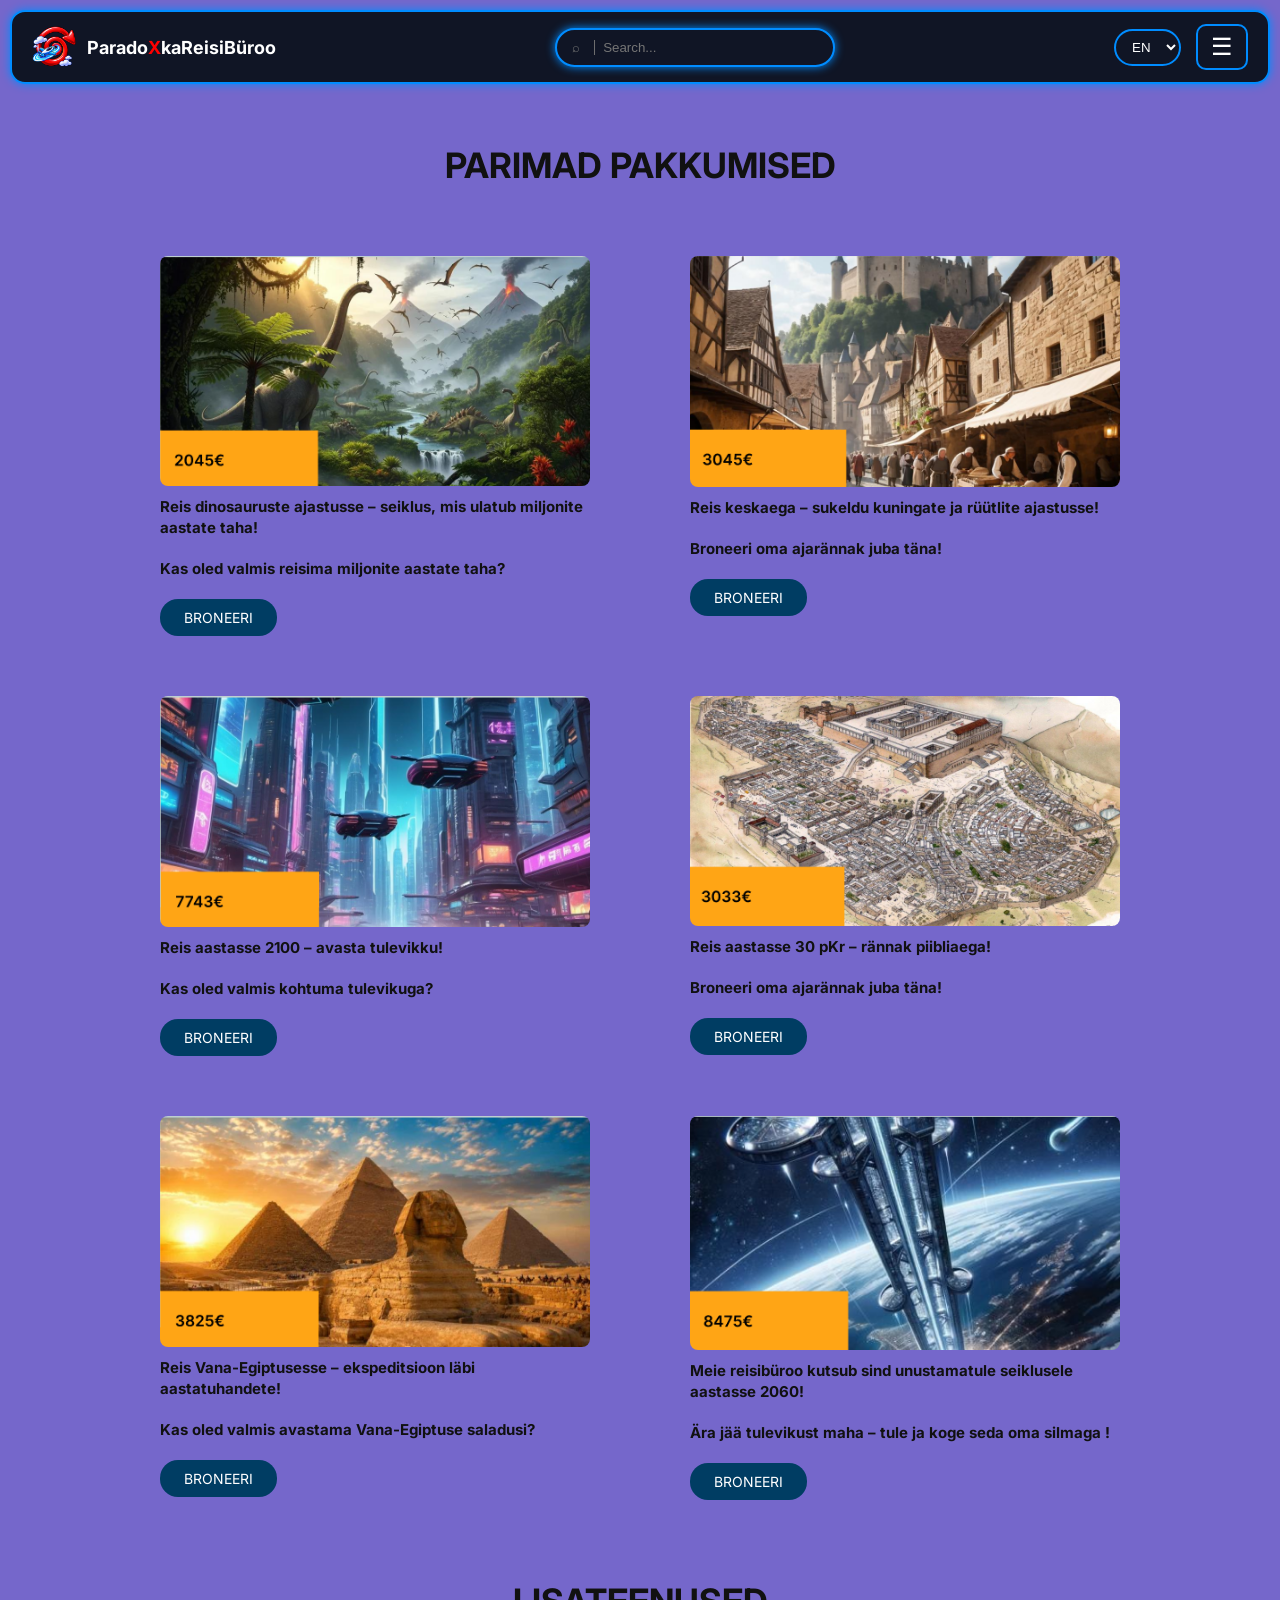
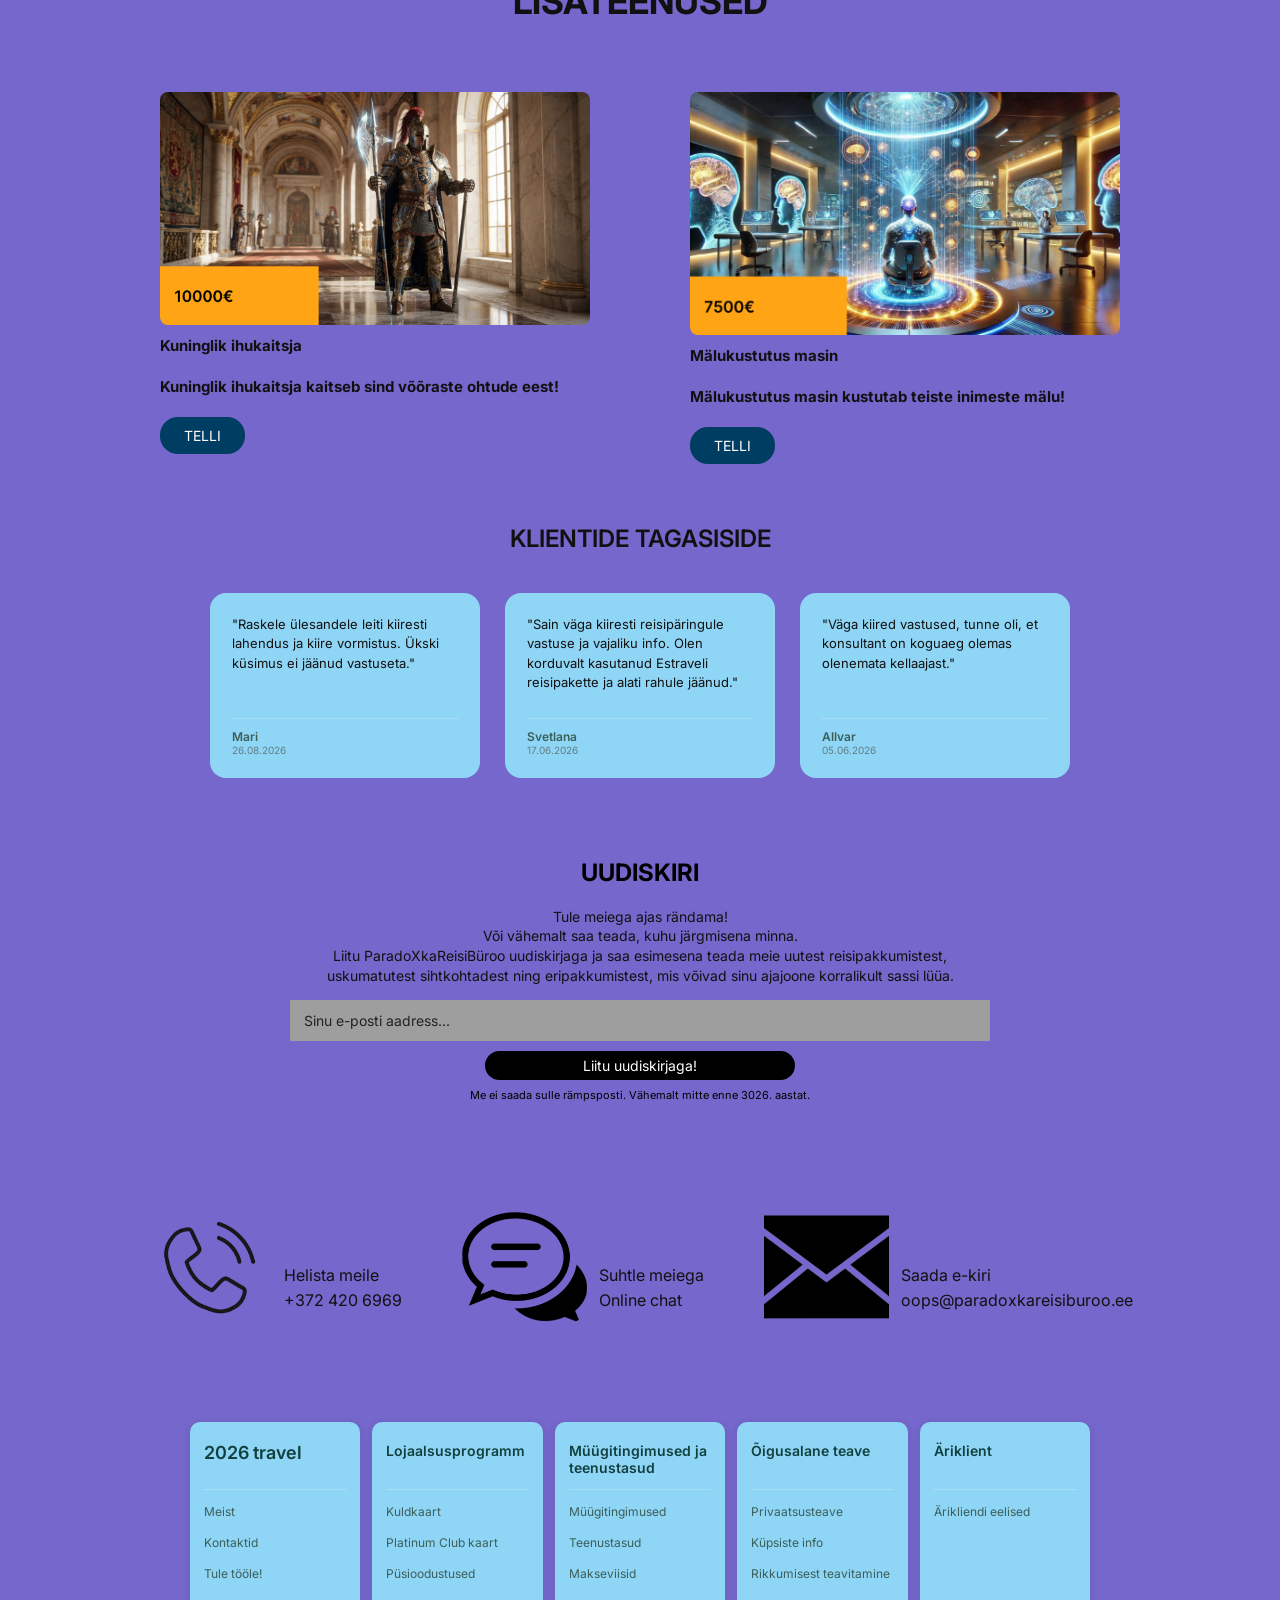
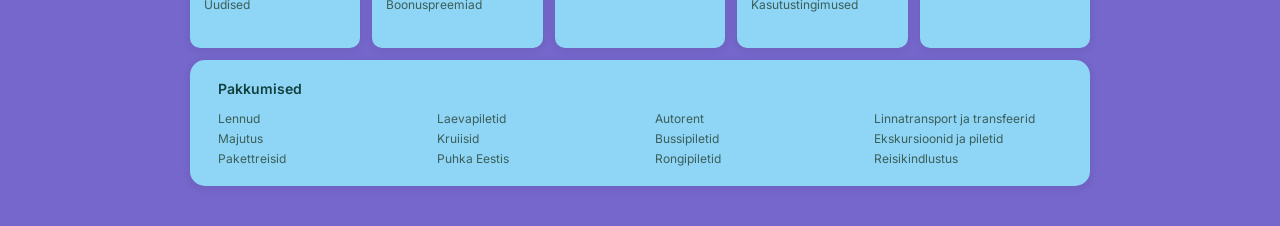
<file: index.html>
<!DOCTYPE html>
<html lang="et">
<head>
  <meta charset="UTF-8">
  <meta name="viewport" content="width=device-width, initial-scale=1.0">
  <title>ParadoXkaReisiBüroo</title>
  <link rel="preconnect" href="https://fonts.googleapis.com">
  <link href="https://fonts.googleapis.com/css2?family=Inter:wght@400;500;600&display=swap" rel="stylesheet">
  <link rel="stylesheet" href="front.css">
</head>
<body>
  <nav class="navbar">

    <div class="logo">
      <img src="IMG/logo.png" alt="Logo">
      <h3>Parado</h3>
      <h3 class="X">X</h3>
      <h3>kaReisiBüroo</h3>
    </div>

    <div class="search">
      <input type="text" id="search-input" placeholder="⌕   │ Search...">
    </div>

    <div class="parem">
      <select class="keelenupp">
        <option value="en">EN</option>
        <option value="et">ET</option>
      </select>

      <button class="menu" id="menu-button">☰</button>
    </div>

    <div class="menu-list" id="menu-list">
      <a href="#pakkumised">Pakkumised</a>
      <a href="#lisateenused">Lisateenused</a>
      <a href="#tagasiside">Tagasiside</a>
      <a href="#uudiskiri">Uudiskiri</a>
      <a href="terms.html">Kasutustingimused</a>
    </div>

  </nav>

  <section class="offers" id="pakkumised">
    <h2 class="offers-title">PARIMAD PAKKUMISED</h2>
    <div class="offers-grid" id="offers-grid"></div>
  </section>

  <section class="offers" id="lisateenused">
    <h2 class="offers-title">LISATEENUSED</h2>
    <div class="offers-grid" id="services-grid"></div>
  </section>

  <section class="feedback" id="tagasiside">
    <h2 class="feedback-title">KLIENTIDE TAGASISIDE</h2>
    <div class="feedback-grid" id="feedback-grid"></div>
  </section>

  <section class="newsletter" id="uudiskiri">
    <h2 class="newsletter-title">UUDISKIRI</h2>
    <p class="newsletter-text">
      Tule meiega ajas rändama!<br>
      Või vähemalt saa teada, kuhu järgmisena minna.<br>
      Liitu ParadoXkaReisiBüroo uudiskirjaga ja saa esimesena teada meie uutest reisipakkumistest, uskumatutest sihtkohtadest ning eripakkumistest, mis võivad sinu ajajoone korralikult sassi lüüa.
    </p>
    <input class="newsletter-input" id="email-input" type="email" placeholder="Sinu e-posti aadress...">
    <button class="newsletter-button" id="newsletter-button">Liitu uudiskirjaga!</button>
    <p class="newsletter-note">Me ei saada sulle rämpsposti. Vähemalt mitte enne 3026. aastat.</p>
  </section>

  <div class="contact-options">
    <div class="contact-item">
        <img src="IMG/phone.png" alt="">
        <div class="contact-details">
            <p>Helista meile</p>
            <p>+372 420 6969</p>
        </div>
    </div>
    <div class="contact-item">
        <img src="IMG/chat.png" alt="">
        <div class="contact-details">
            <p>Suhtle meiega</p>
            <p>Online chat</p>
        </div>
    </div>
    <div class="contact-item">
        <img src="IMG/mail.png" alt="">
        <div class="contact-details">
            <p>Saada e-kiri</p>
            <p>oops@paradoxkareisiburoo.ee</p>
        </div>
    </div>
  </div>

  <footer class="footer">
    <div class="footer-top">
      <div class="footer-box">
        <h3 class="footer-title footer-title-big">2026 travel</h3>
        <a href="#">Meist</a>
        <a href="#">Kontaktid</a>
        <a href="#">Tule tööle!</a>
        <a href="#">Uudised</a>
      </div>

      <div class="footer-box">
        <h3 class="footer-title">Lojaalsusprogramm</h3>
        <a href="#">Kuldkaart</a>
        <a href="#">Platinum Club kaart</a>
        <a href="#">Püsioodustused</a>
        <a href="#">Boonuspreemiad</a>
      </div>

      <div class="footer-box">
        <h3 class="footer-title">Müügitingimused ja teenustasud</h3>
        <a href="#">Müügitingimused</a>
        <a href="#">Teenustasud</a>
        <a href="#">Makseviisid</a>
      </div>

      <div class="footer-box">
        <h3 class="footer-title">Õigusalane teave</h3>
        <a href="#">Privaatsusteave</a>
        <a href="#">Küpsiste info</a>
        <a href="#">Rikkumisest teavitamine</a>
        <a href="terms.html">Kasutustingimused</a>
      </div>

      <div class="footer-box">
        <h3 class="footer-title">Äriklient</h3>
        <a href="#">Ärikliendi eelised</a>
      </div>
    </div>

    <div class="pakkumised">
      <h2>Pakkumised</h2>

      <div class="pakkumised-grid">
        <div class="footer-column">
          <a href="#">Lennud</a>
          <a href="#">Majutus</a>
          <a href="#">Pakettreisid</a>
        </div>

        <div class="footer-column">
          <a href="#">Laevapiletid</a>
          <a href="#">Kruiisid</a>
          <a href="#">Puhka Eestis</a>
        </div>

        <div class="footer-column">
          <a href="#">Autorent</a>
          <a href="#">Bussipiletid</a>
          <a href="#">Rongipiletid</a>
        </div>

        <div class="footer-column">
          <a href="#">Linnatransport ja transfeerid</a>
          <a href="#">Ekskursioonid ja piletid</a>
          <a href="#">Reisikindlustus</a>
        </div>
      </div>
    </div>
  </footer>

  <iframe class="service-popup-frame" id="service-popup-frame" src="lisateenus-lisatud.html" title="Lisateenus lisatud" hidden></iframe>

  <script src="script.js"></script>
</body>
</html>
</file>
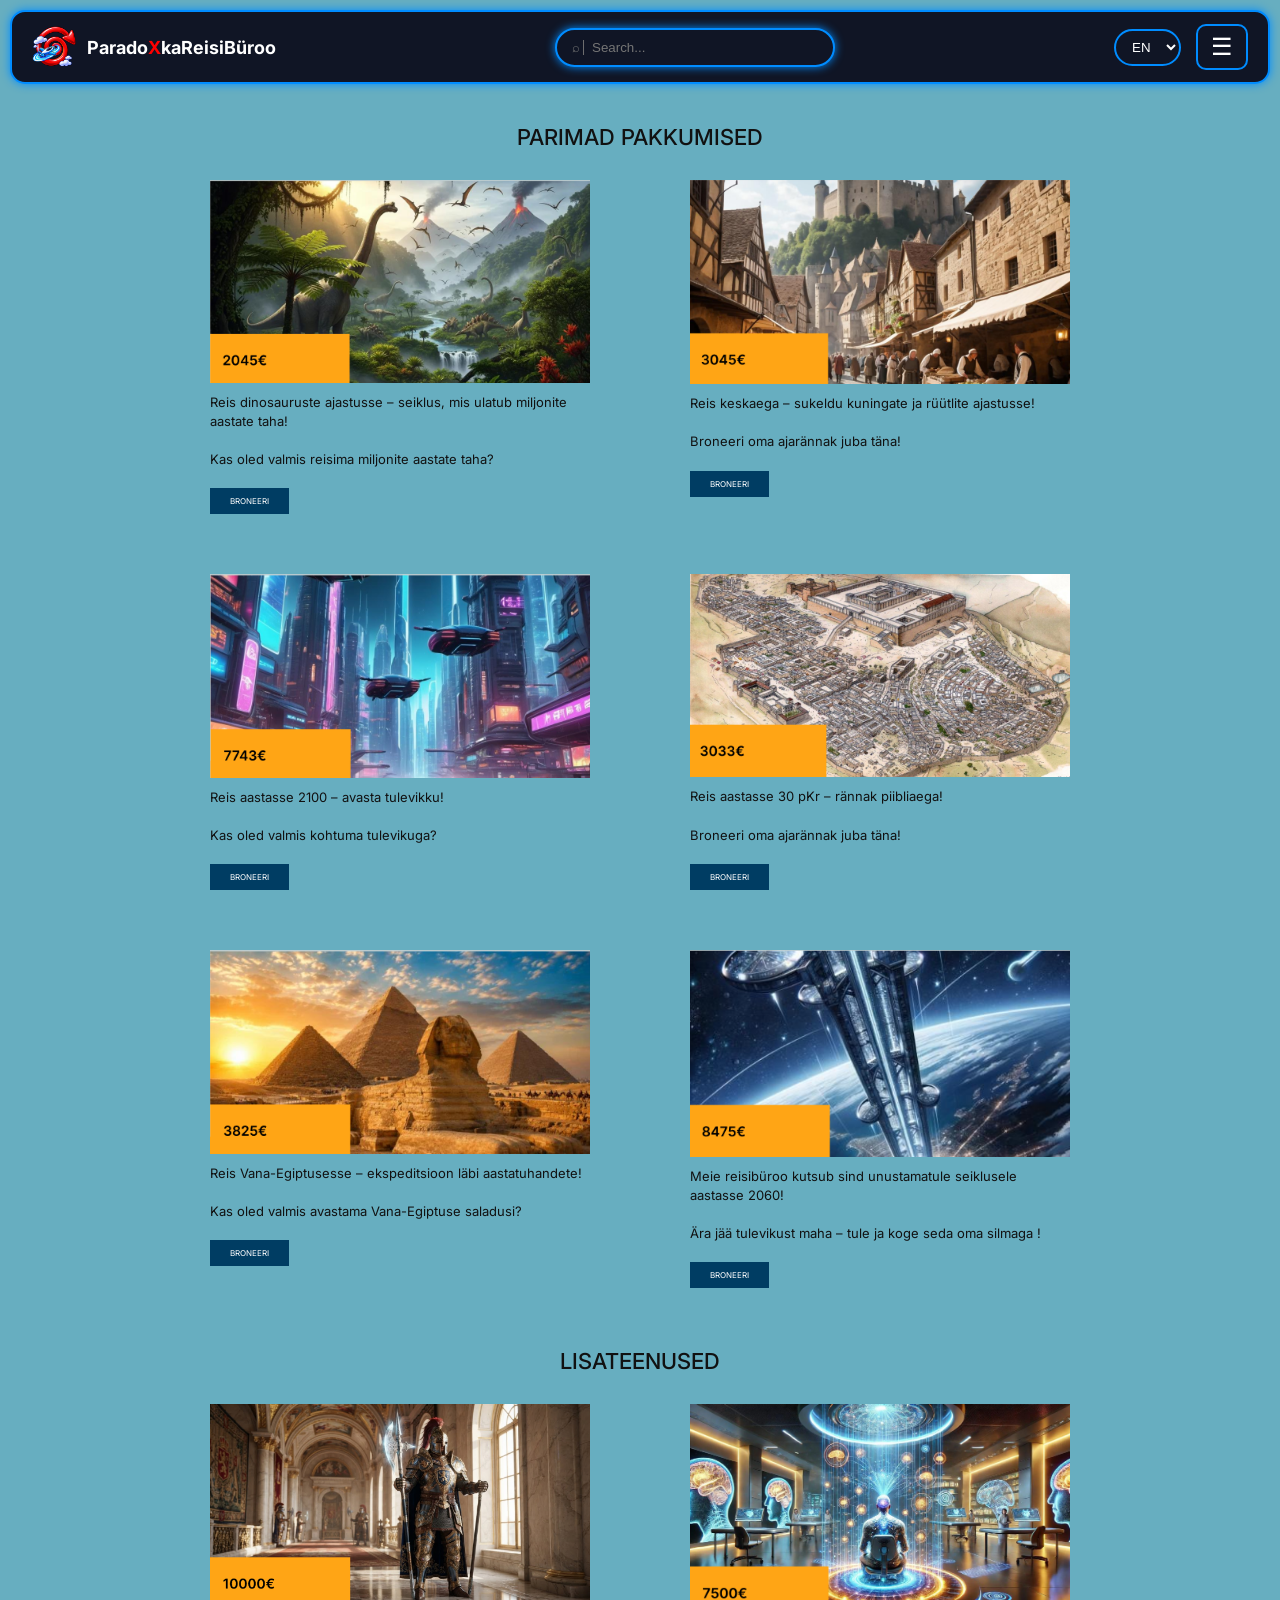
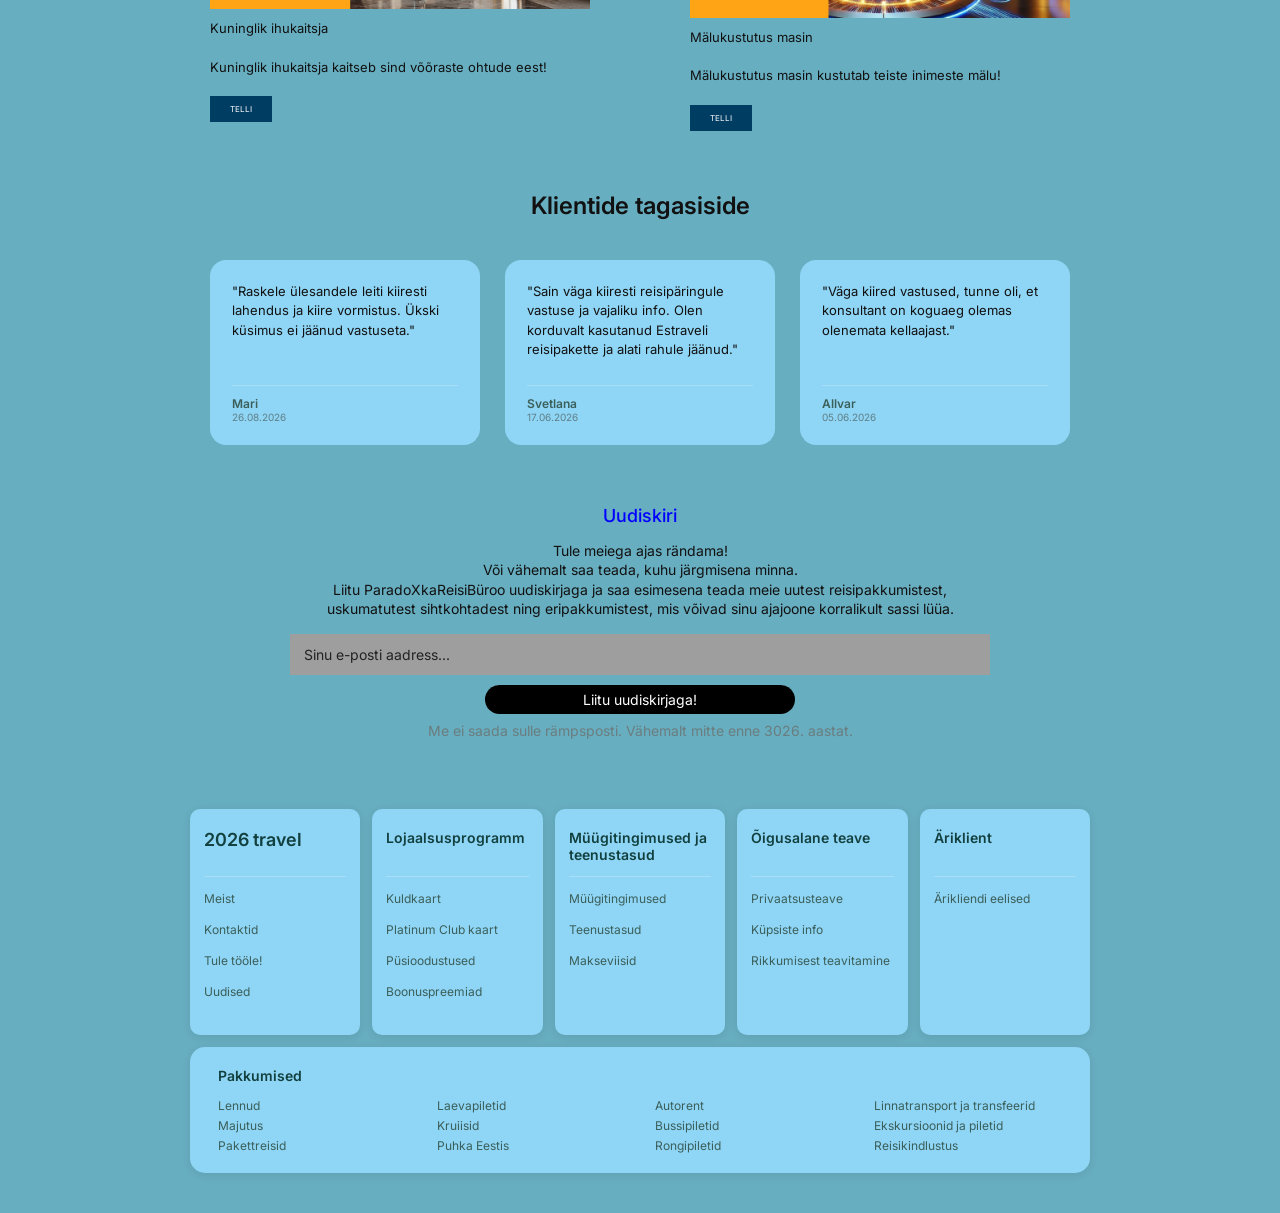
<file: front page.html>
<!DOCTYPE html>
<html lang="et">
<head>
  <meta charset="UTF-8">
  <meta name="viewport" content="width=device-width, initial-scale=1.0">
  <title>ParadoXkaReisiBüroo</title>
  <link rel="preconnect" href="https://fonts.googleapis.com">
  <link href="https://fonts.googleapis.com/css2?family=Inter:wght@400;500;600&display=swap" rel="stylesheet">
  <link rel="stylesheet" href="style.css">
</head>
<body>
  <nav class="navbar">

    <div class="logo">
      <img src="IMG/logo.png" alt="Logo">
      <h3>Parado</h3>
      <h3 class="X">X</h3>
      <h3>kaReisiBüroo</h3>
    </div>

    <div class="search">
      <input type="text" id="search-input" placeholder="⌕│ Search...">
    </div>

    <div class="parem">
      <select class="keelenupp">
        <option value="en">EN</option>
        <option value="et">ET</option>
      </select>

      <button class="menu" id="menu-button">☰</button>
    </div>

    <div class="menu-list" id="menu-list">
      <a href="#pakkumised">Pakkumised</a>
      <a href="#lisateenused">Lisateenused</a>
      <a href="#tagasiside">Tagasiside</a>
      <a href="#uudiskiri">Uudiskiri</a>
    </div>

  </nav>

  <section class="offers" id="pakkumised">
    <h2 class="offers-title">PARIMAD PAKKUMISED</h2>
    <div class="offers-grid" id="offers-grid"></div>
  </section>

  <section class="offers" id="lisateenused">
    <h2 class="offers-title">LISATEENUSED</h2>
    <div class="offers-grid" id="services-grid"></div>
  </section>

  <section class="feedback" id="tagasiside">
    <h2 class="feedback-title">Klientide tagasiside</h2>
    <div class="feedback-grid" id="feedback-grid"></div>
  </section>

  <section class="newsletter" id="uudiskiri">
    <h2 class="newsletter-title">Uudiskiri</h2>
    <p class="newsletter-text">
      Tule meiega ajas rändama!<br>
      Või vähemalt saa teada, kuhu järgmisena minna.<br>
      Liitu ParadoXkaReisiBüroo uudiskirjaga ja saa esimesena teada meie uutest reisipakkumistest, uskumatutest sihtkohtadest ning eripakkumistest, mis võivad sinu ajajoone korralikult sassi lüüa.
    </p>
    <input class="newsletter-input" id="email-input" type="email" placeholder="Sinu e-posti aadress...">
    <button class="newsletter-button" id="newsletter-button">Liitu uudiskirjaga!</button>
    <p class="newsletter-note">Me ei saada sulle rämpsposti. Vähemalt mitte enne 3026. aastat.</p>
  </section>

  <footer class="footer">
    <div class="footer-top">
      <div class="footer-box">
        <h3 class="footer-title footer-title-big">2026 travel</h3>
        <a href="#">Meist</a>
        <a href="#">Kontaktid</a>
        <a href="#">Tule tööle!</a>
        <a href="#">Uudised</a>
      </div>

      <div class="footer-box">
        <h3 class="footer-title">Lojaalsusprogramm</h3>
        <a href="#">Kuldkaart</a>
        <a href="#">Platinum Club kaart</a>
        <a href="#">Püsioodustused</a>
        <a href="#">Boonuspreemiad</a>
      </div>

      <div class="footer-box">
        <h3 class="footer-title">Müügitingimused ja teenustasud</h3>
        <a href="#">Müügitingimused</a>
        <a href="#">Teenustasud</a>
        <a href="#">Makseviisid</a>
      </div>

      <div class="footer-box">
        <h3 class="footer-title">Õigusalane teave</h3>
        <a href="#">Privaatsusteave</a>
        <a href="#">Küpsiste info</a>
        <a href="#">Rikkumisest teavitamine</a>
      </div>

      <div class="footer-box">
        <h3 class="footer-title">Äriklient</h3>
        <a href="#">Ärikliendi eelised</a>
      </div>
    </div>

    <div class="pakkumised">
      <h2>Pakkumised</h2>

      <div class="pakkumised-grid">
        <div class="footer-column">
          <a href="#">Lennud</a>
          <a href="#">Majutus</a>
          <a href="#">Pakettreisid</a>
        </div>

        <div class="footer-column">
          <a href="#">Laevapiletid</a>
          <a href="#">Kruiisid</a>
          <a href="#">Puhka Eestis</a>
        </div>

        <div class="footer-column">
          <a href="#">Autorent</a>
          <a href="#">Bussipiletid</a>
          <a href="#">Rongipiletid</a>
        </div>

        <div class="footer-column">
          <a href="#">Linnatransport ja transfeerid</a>
          <a href="#">Ekskursioonid ja piletid</a>
          <a href="#">Reisikindlustus</a>
        </div>
      </div>
    </div>
  </footer>

  <script src="script.js"></script>
</body>
</html>
</file>
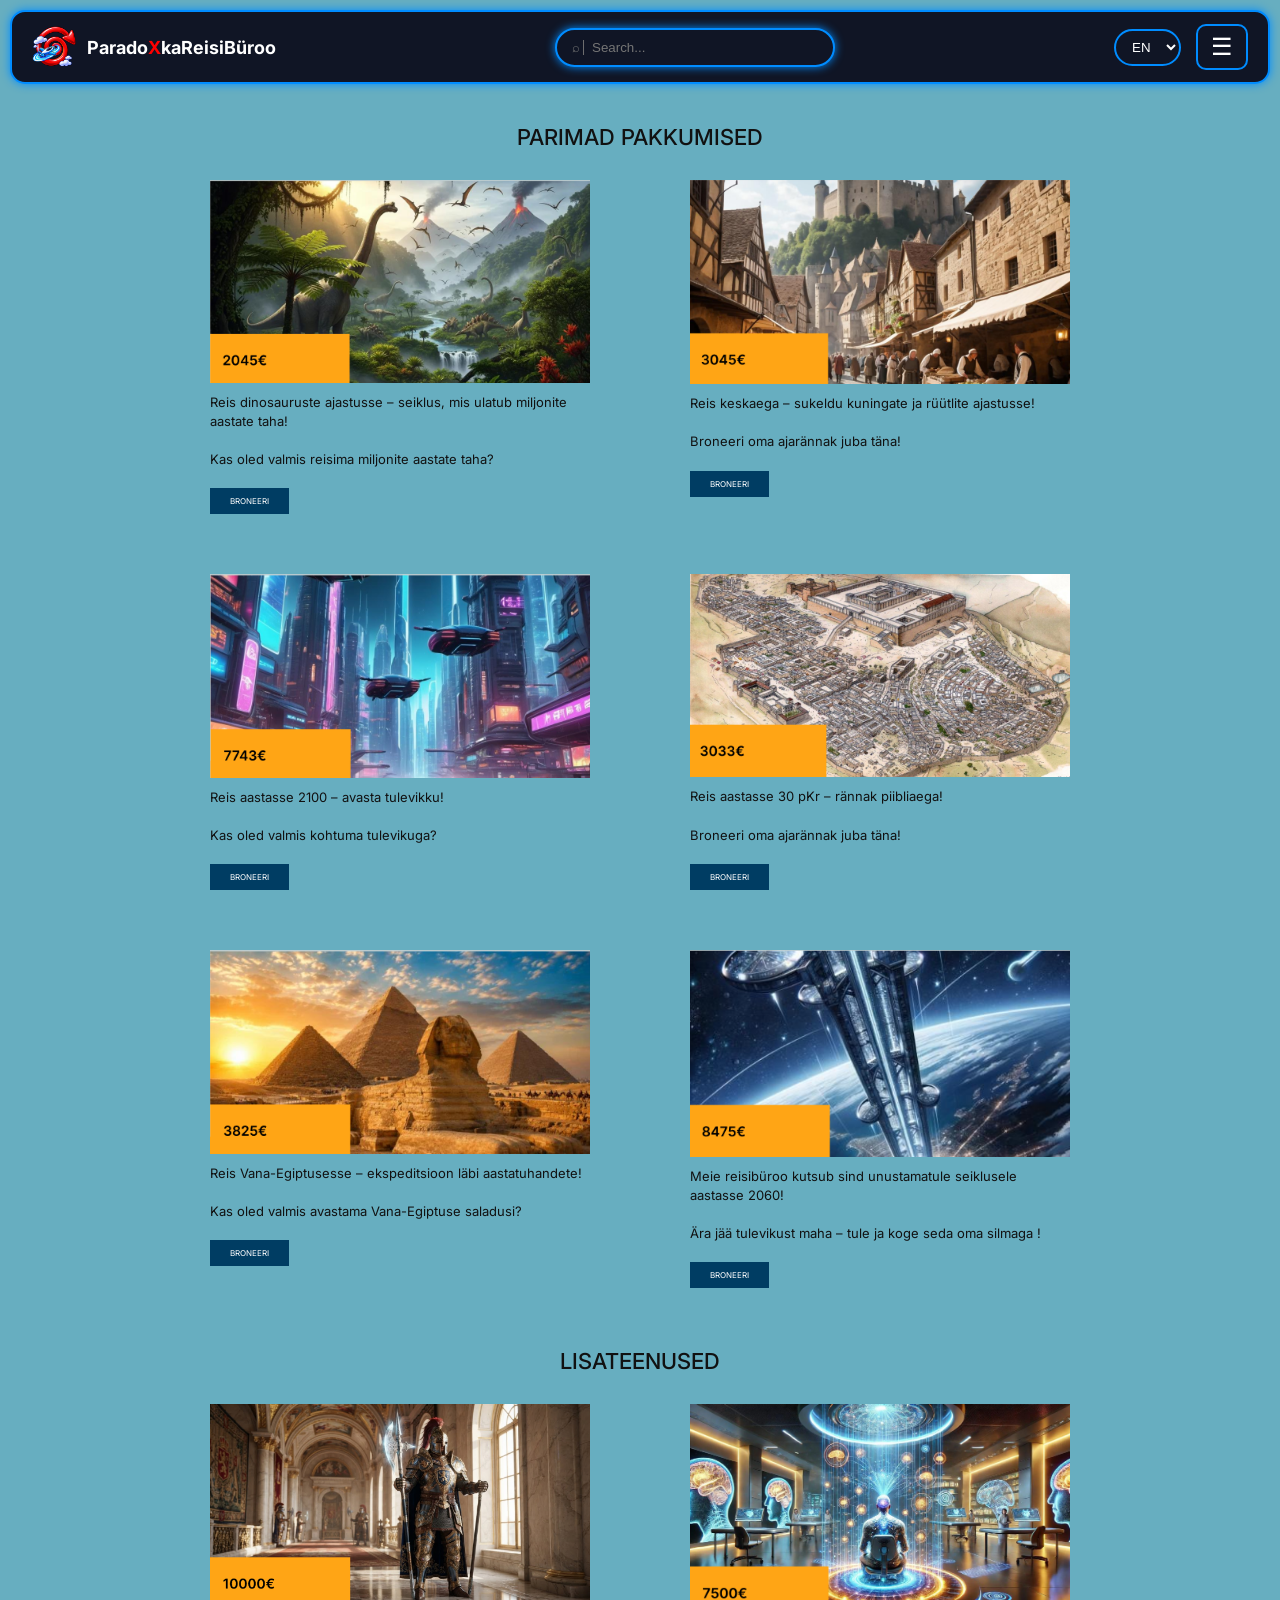
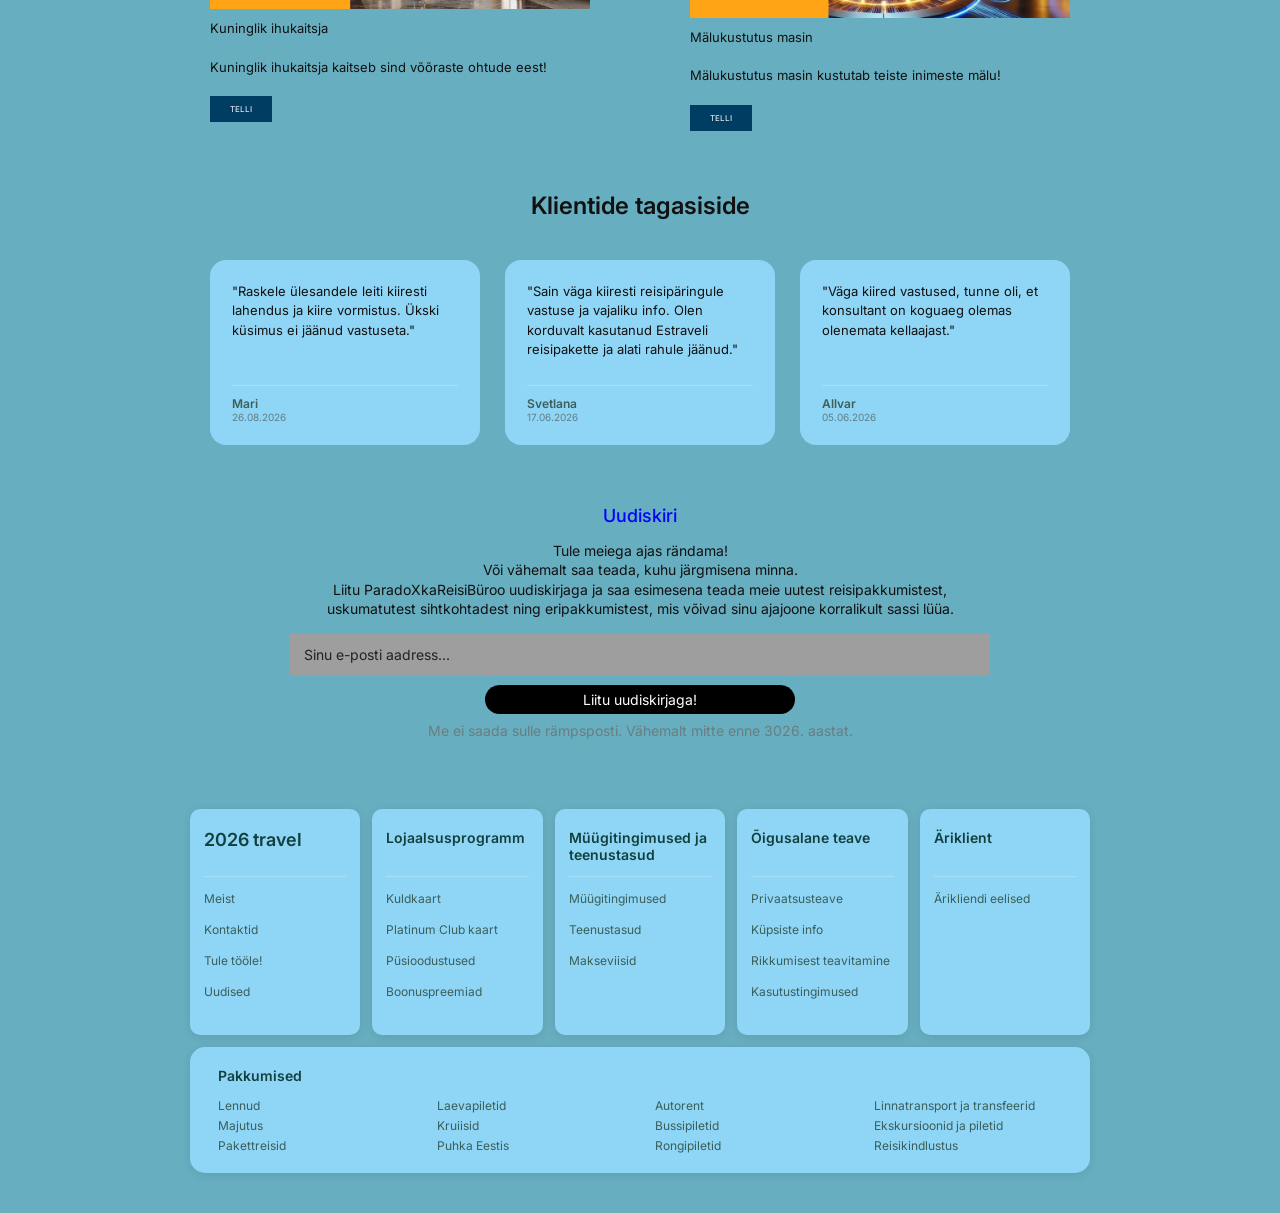
<file: front-page.html>
<!DOCTYPE html>
<html lang="et">
<head>
  <meta charset="UTF-8">
  <meta name="viewport" content="width=device-width, initial-scale=1.0">
  <title>ParadoXkaReisiBüroo</title>
  <link rel="preconnect" href="https://fonts.googleapis.com">
  <link href="https://fonts.googleapis.com/css2?family=Inter:wght@400;500;600&display=swap" rel="stylesheet">
  <link rel="stylesheet" href="style.css">
</head>
<body>
  <nav class="navbar">

    <div class="logo">
      <img src="IMG/logo.png" alt="Logo">
      <h3>Parado</h3>
      <h3 class="X">X</h3>
      <h3>kaReisiBüroo</h3>
    </div>

    <div class="search">
      <input type="text" id="search-input" placeholder="⌕│ Search...">
    </div>

    <div class="parem">
      <select class="keelenupp">
        <option value="en">EN</option>
        <option value="et">ET</option>
      </select>

      <button class="menu" id="menu-button">☰</button>
    </div>

    <div class="menu-list" id="menu-list">
      <a href="#pakkumised">Pakkumised</a>
      <a href="#lisateenused">Lisateenused</a>
      <a href="#tagasiside">Tagasiside</a>
      <a href="#uudiskiri">Uudiskiri</a>
      <a href="terms.html">Kasutustingimused</a>
    </div>

  </nav>

  <section class="offers" id="pakkumised">
    <h2 class="offers-title">PARIMAD PAKKUMISED</h2>
    <div class="offers-grid" id="offers-grid"></div>
  </section>

  <section class="offers" id="lisateenused">
    <h2 class="offers-title">LISATEENUSED</h2>
    <div class="offers-grid" id="services-grid"></div>
  </section>

  <section class="feedback" id="tagasiside">
    <h2 class="feedback-title">Klientide tagasiside</h2>
    <div class="feedback-grid" id="feedback-grid"></div>
  </section>

  <section class="newsletter" id="uudiskiri">
    <h2 class="newsletter-title">Uudiskiri</h2>
    <p class="newsletter-text">
      Tule meiega ajas rändama!<br>
      Või vähemalt saa teada, kuhu järgmisena minna.<br>
      Liitu ParadoXkaReisiBüroo uudiskirjaga ja saa esimesena teada meie uutest reisipakkumistest, uskumatutest sihtkohtadest ning eripakkumistest, mis võivad sinu ajajoone korralikult sassi lüüa.
    </p>
    <input class="newsletter-input" id="email-input" type="email" placeholder="Sinu e-posti aadress...">
    <button class="newsletter-button" id="newsletter-button">Liitu uudiskirjaga!</button>
    <p class="newsletter-note">Me ei saada sulle rämpsposti. Vähemalt mitte enne 3026. aastat.</p>
  </section>

  <footer class="footer">
    <div class="footer-top">
      <div class="footer-box">
        <h3 class="footer-title footer-title-big">2026 travel</h3>
        <a href="#">Meist</a>
        <a href="#">Kontaktid</a>
        <a href="#">Tule tööle!</a>
        <a href="#">Uudised</a>
      </div>

      <div class="footer-box">
        <h3 class="footer-title">Lojaalsusprogramm</h3>
        <a href="#">Kuldkaart</a>
        <a href="#">Platinum Club kaart</a>
        <a href="#">Püsioodustused</a>
        <a href="#">Boonuspreemiad</a>
      </div>

      <div class="footer-box">
        <h3 class="footer-title">Müügitingimused ja teenustasud</h3>
        <a href="#">Müügitingimused</a>
        <a href="#">Teenustasud</a>
        <a href="#">Makseviisid</a>
      </div>

      <div class="footer-box">
        <h3 class="footer-title">Õigusalane teave</h3>
        <a href="#">Privaatsusteave</a>
        <a href="#">Küpsiste info</a>
        <a href="#">Rikkumisest teavitamine</a>
        <a href="terms.html">Kasutustingimused</a>
      </div>

      <div class="footer-box">
        <h3 class="footer-title">Äriklient</h3>
        <a href="#">Ärikliendi eelised</a>
      </div>
    </div>

    <div class="pakkumised">
      <h2>Pakkumised</h2>

      <div class="pakkumised-grid">
        <div class="footer-column">
          <a href="#">Lennud</a>
          <a href="#">Majutus</a>
          <a href="#">Pakettreisid</a>
        </div>

        <div class="footer-column">
          <a href="#">Laevapiletid</a>
          <a href="#">Kruiisid</a>
          <a href="#">Puhka Eestis</a>
        </div>

        <div class="footer-column">
          <a href="#">Autorent</a>
          <a href="#">Bussipiletid</a>
          <a href="#">Rongipiletid</a>
        </div>

        <div class="footer-column">
          <a href="#">Linnatransport ja transfeerid</a>
          <a href="#">Ekskursioonid ja piletid</a>
          <a href="#">Reisikindlustus</a>
        </div>
      </div>
    </div>
  </footer>

  <div class="popup" id="popup">
    <div class="popup-box">
      <button class="popup-close" id="popup-close">×</button>

      <h2 class="popup-title">Lisateenus on <span class="popup-green">lisatud</span> Sinu reispaketti!</h2>

      <div class="popup-contacts">
        <div class="popup-contact">
          <img src="IMG/phone.png" alt="Telefon">
          <div>
            <p>Helista meile</p>
            <p><a href="tel:+3724206969">+372 420 6969</a></p>
          </div>
        </div>

        <div class="popup-contact">
          <img src="IMG/chat.png" alt="Vestlus">
          <div>
            <p>Suhtle meiega</p>
            <p>Online chat</p>
          </div>
        </div>

        <div class="popup-contact">
          <img src="IMG/mail.png" alt="E-kiri">
          <div>
            <p>Saada e-kiri</p>
            <p><a href="mailto:oops@paradoxkareisiburoo.ee">oops@paradoxkareisiburoo.ee</a></p>
          </div>
        </div>
      </div>
    </div>
  </div>

  <script src="script.js"></script>
</body>
</html>
</file>
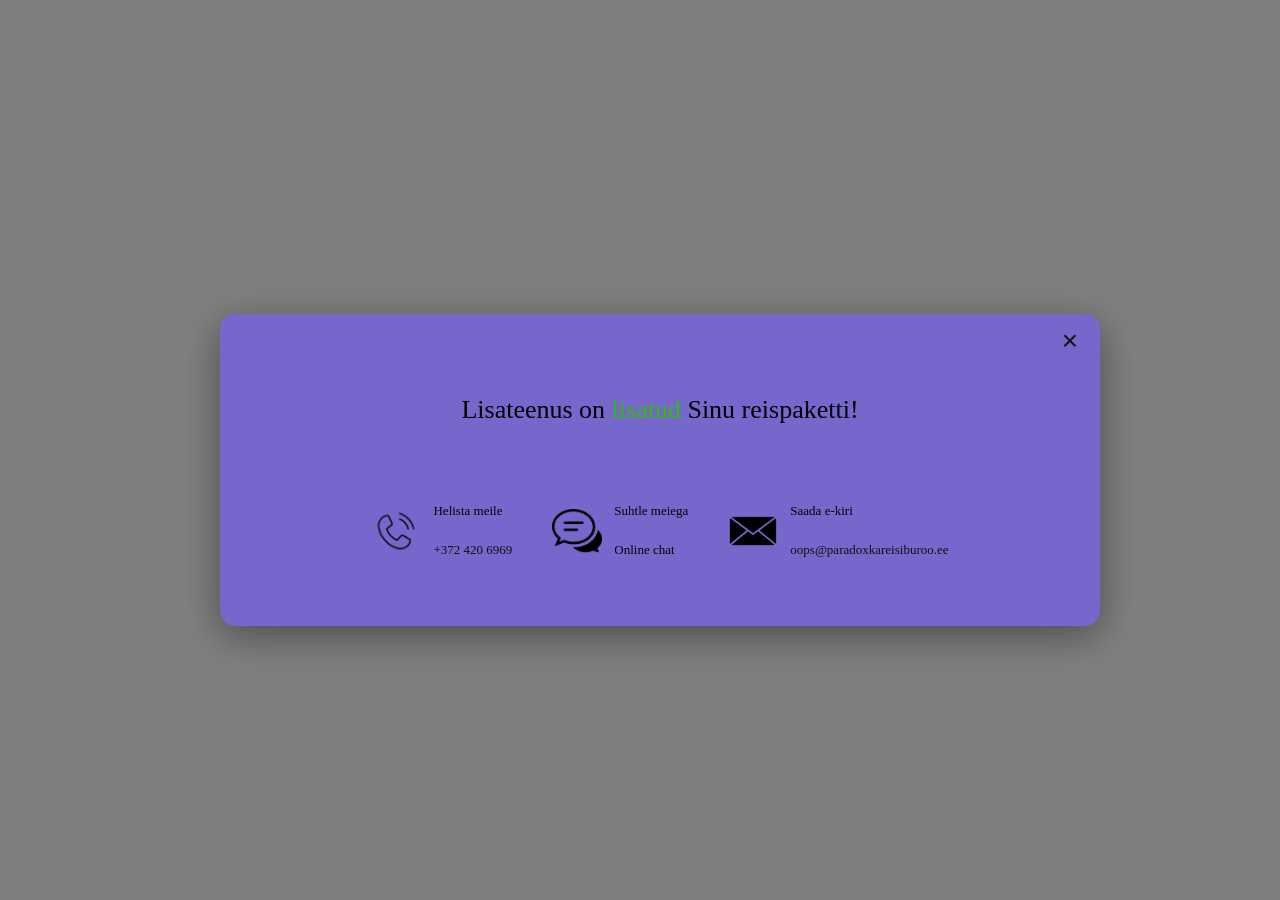
<file: lisateenus-lisatud.html>
<!DOCTYPE html>
<html lang="en">
<head>
    <meta charset="UTF-8">
    <meta name="viewport" content="width=device-width, initial-scale=1.0">
    <title>Document</title>
    <link rel="stylesheet" href="lisateenus-lisatud.css">
</head>
<body>
<div class="popup open" id="popup">
    <div class="popup-box">
      <button class="popup-close" id="popup-close">×</button>

      <h2 class="popup-title">Lisateenus on <span class="popup-green">lisatud</span> Sinu reispaketti!</h2>

      <div class="popup-contacts">
        <div class="popup-contact">
          <img src="IMG/phone.png" alt="Telefon">
          <div>
            <p>Helista meile</p>
            <p><a href="tel:+3724206969">+372 420 6969</a></p>
          </div>
        </div>

        <div class="popup-contact">
          <img src="IMG/chat.png" alt="Vestlus">
          <div>
            <p>Suhtle meiega</p>
            <p>Online chat</p>
          </div>
        </div>

        <div class="popup-contact">
          <img src="IMG/mail.png" alt="E-kiri">
          <div>
            <p>Saada e-kiri</p>
            <p><a href="mailto:oops@paradoxkareisiburoo.ee">oops@paradoxkareisiburoo.ee</a></p>
          </div>
        </div>
      </div>
    </div>
  </div>  
  <script>
    const popup = document.getElementById("popup");
    const closeButton = document.getElementById("popup-close");

    function closePopup() {
      window.parent.postMessage({ type: "close-service-popup" }, "*");
    }

    closeButton.addEventListener("click", closePopup);
    popup.addEventListener("click", function (event) {
      if (event.target === popup) {
        closePopup();
      }
    });
    document.addEventListener("keydown", function (event) {
      if (event.key === "Escape") {
        closePopup();
      }
    });
  </script>
</body>
</html>
</file>
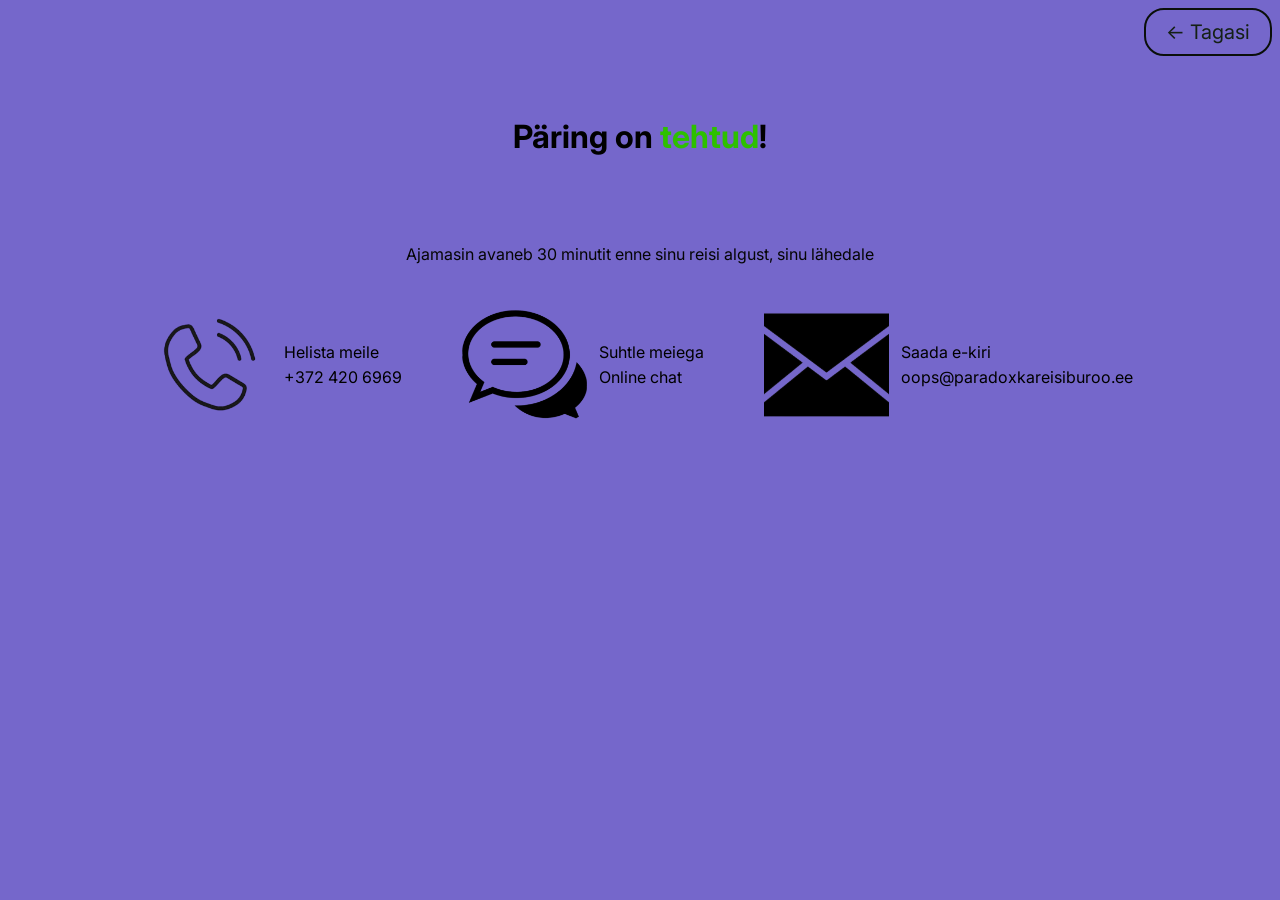
<file: paring-tehtud.html>
<!DOCTYPE html>
<html lang="et">
<head>
    <meta charset="UTF-8">
    <meta name="viewport" content="width=device-width, initial-scale=1.0">
    <title>Document</title>
    <link rel="preconnect" href="https://fonts.googleapis.com">
    <link rel="preconnect" href="https://fonts.gstatic.com" crossorigin>
    <link href="https://fonts.googleapis.com/css2?family=Inter:wght@400;700&display=swap" rel="stylesheet">
    <link rel="stylesheet" href="paring-tehtud.css">
</head>
<body>
    <a href="index.html" class="back-button">← Tagasi</a>

    <div class="container">
        <h1>Päring on <span class="green-text">tehtud</span>!</h1>

        <p></p>
    </div>

    <div class="footer">
        <p>Ajamasin avaneb 30 minutit enne sinu reisi algust, sinu lähedale</p>
    </div>

    <div class="contact-options">
        <div class="contact-item">
            <img src="IMG/phone.png" alt="">
            <div class="contact-details">
                <p>Helista meile</p>
                <p>+372 420 6969</p>
            </div>
        </div>
        <div class="contact-item">
            <img src="IMG/chat.png" alt="">
            <div class="contact-details">
                <p>Suhtle meiega</p>
                <p>Online chat</p>
            </div>
        </div>
        <div class="contact-item">
            <img src="IMG/mail.png" alt="">
            <div class="contact-details">
                <p>Saada e-kiri</p>
                <p>oops@paradoxkareisiburoo.ee</p>
            </div>
        </div>
    </div>

</body>
</html>
</file>
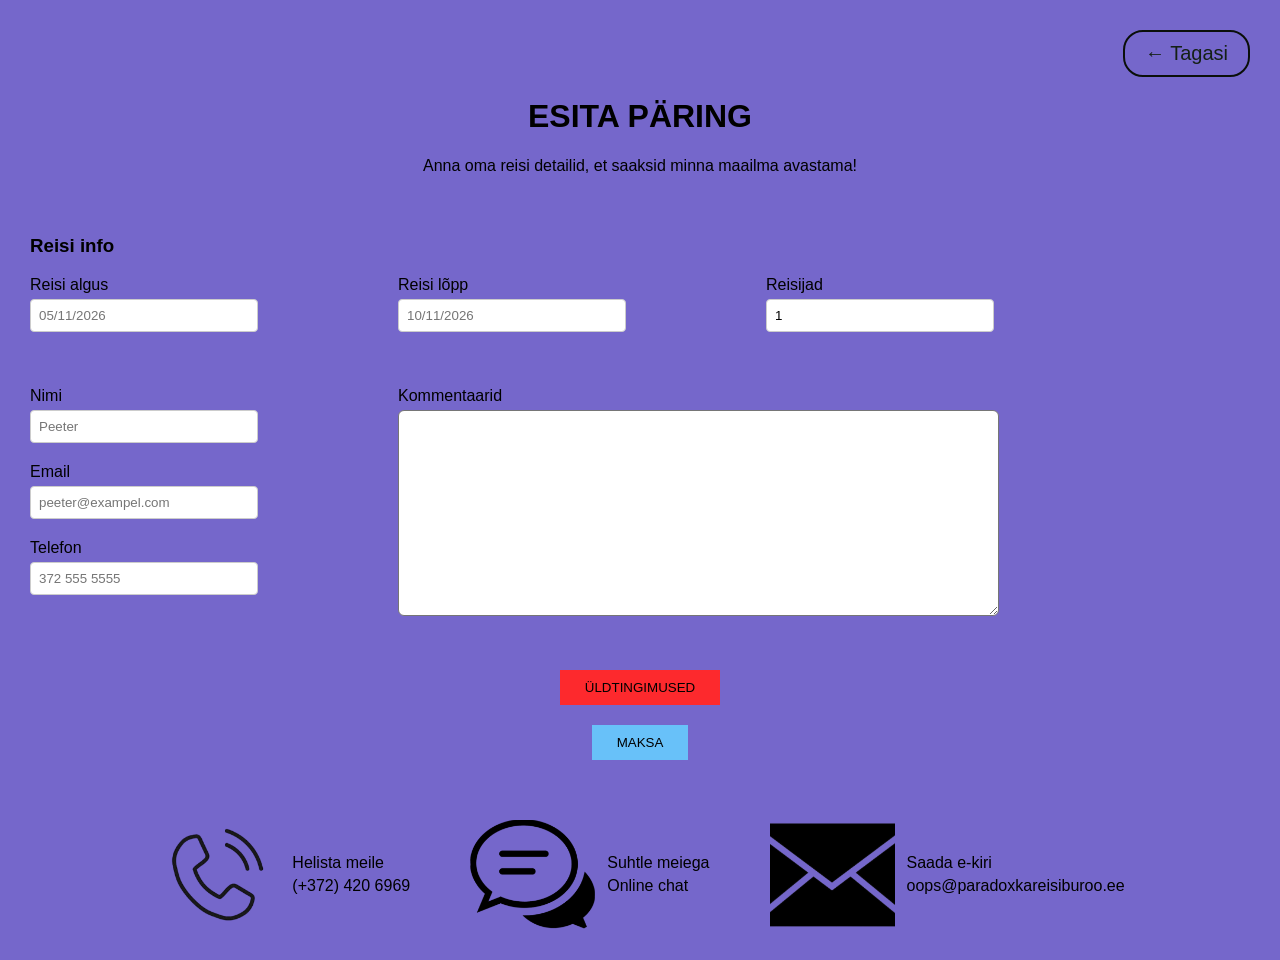
<file: paring.html>
<!DOCTYPE html>
<html lang="et">
<head>
    <meta charset="UTF-8">
    <title>Reisi päring</title>
    <link rel="stylesheet" href="paring.css">
</head>
<body>

    <a href="index.html" class="back-button">← Tagasi</a>

    <div class="container">
        <h1>ESITA PÄRING </h1>
        <p>Anna oma reisi detailid, et saaksid minna maailma avastama!</p>
    </div>

    <h3>Reisi info</h3>

    <div class="fields">
        <div>
            <label>Reisi algus</label>
            <input placeholder="05/11/2026" type="text">
        </div>
        <div>
            <label>Reisi lõpp</label>
            <input placeholder="10/11/2026" type="text">
        </div>
        <div>
            <label>Reisijad</label>
            <input type="number" value="1" min="1" max="99">
        </div>
    </div>

    <div class="alumine">
        <div>
            <label>Nimi</label>
            <input placeholder="Peeter" type="text">

            <label>Email</label>
            <input placeholder="peeter@exampel.com" type="email">

            <label>Telefon</label>
            <input placeholder="372 555 5555" type="text">
        </div>

        <div>
            <label>Kommentaarid</label>
            <textarea></textarea>
        </div>
    </div>

    <div class="nupud">
        <button class="punane" type="button" onclick="window.location.href='terms.html'">ÜLDTINGIMUSED</button>
        <br>
        <button class="sinine" type="button" onclick="window.location.href='paring-tehtud.html'">MAKSA</button>
    </div>

    <div class="contact-options">
        <div class="contact-item">
            <img src="IMG/phone.png" alt="">
            <div class="contact-details">
                <p>Helista meile</p>
                <p>(+372) 420 6969</p>
            </div>
        </div>
        <div class="contact-item">
            <img src="IMG/chat.png" alt="">
            <div class="contact-details">
                <p>Suhtle meiega</p>
                <p>Online chat</p>
            </div>
        </div>
        <div class="contact-item">
            <img src="IMG/mail.png" alt="">
            <div class="contact-details">
                <p>Saada e-kiri</p>
                <p>oops@paradoxkareisiburoo.ee</p>
            </div>
        </div>
    </div>


</body>
</html>
</file>
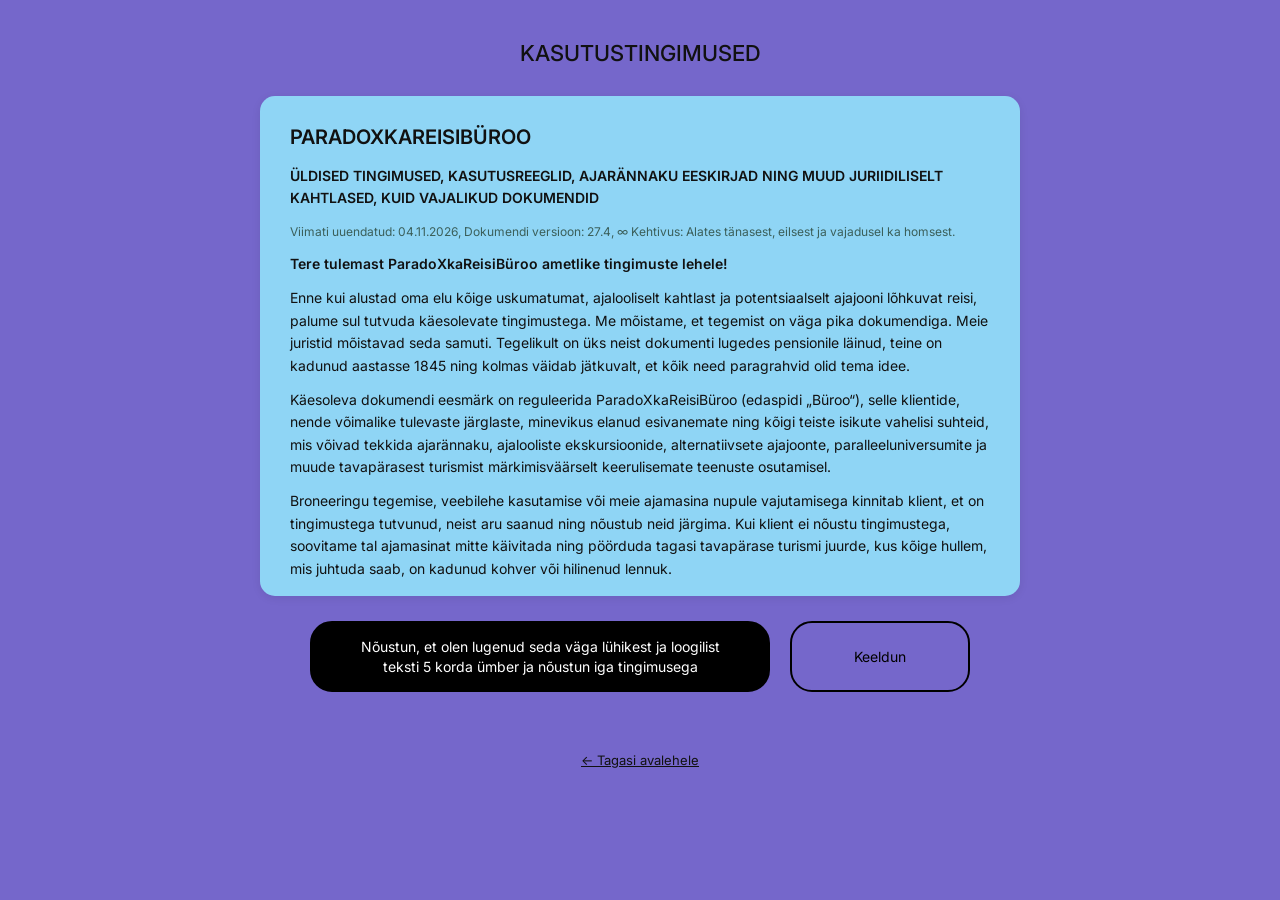
<file: terms.html>
<!DOCTYPE html>
<html lang="et">
<head>
  <meta charset="UTF-8">
  <meta name="viewport" content="width=device-width, initial-scale=1.0">
  <title>Kasutustingimused</title>
  <link rel="preconnect" href="https://fonts.googleapis.com">
  <link href="https://fonts.googleapis.com/css2?family=Inter:wght@400;500;600&display=swap" rel="stylesheet">
  <link rel="stylesheet" href="front.css">
</head>
<body>
  <section class="terms">
    <h2 class="terms-title">KASUTUSTINGIMUSED</h2>

    <div class="terms-box">
      <h3 class="terms-doc-title">PARADOXKAREISIBÜROO</h3>
      <p class="terms-subtitle">ÜLDISED TINGIMUSED, KASUTUSREEGLID, AJARÄNNAKU EESKIRJAD NING MUUD JURIIDILISELT KAHTLASED, KUID VAJALIKUD DOKUMENDID</p>
      <p class="terms-meta">Viimati uuendatud: 04.11.2026, Dokumendi versioon: 27.4, ∞ Kehtivus: Alates tänasest, eilsest ja vajadusel ka homsest.</p>
      <p class="terms-welcome">Tere tulemast ParadoXkaReisiBüroo ametlike tingimuste lehele!</p>
      <p>Enne kui alustad oma elu kõige uskumatumat, ajalooliselt kahtlast ja potentsiaalselt ajajooni lõhkuvat reisi, palume sul tutvuda käesolevate tingimustega. Me mõistame, et tegemist on väga pika dokumendiga. Meie juristid mõistavad seda samuti. Tegelikult on üks neist dokumenti lugedes pensionile läinud, teine on kadunud aastasse 1845 ning kolmas väidab jätkuvalt, et kõik need paragrahvid olid tema idee.</p>
      <p>Käesoleva dokumendi eesmärk on reguleerida ParadoXkaReisiBüroo (edaspidi „Büroo“), selle klientide, nende võimalike tulevaste järglaste, minevikus elanud esivanemate ning kõigi teiste isikute vahelisi suhteid, mis võivad tekkida ajarännaku, ajalooliste ekskursioonide, alternatiivsete ajajoonte, paralleeluniversumite ja muude tavapärasest turismist märkimisväärselt keerulisemate teenuste osutamisel.</p>
      <p>Broneeringu tegemise, veebilehe kasutamise või meie ajamasina nupule vajutamisega kinnitab klient, et on tingimustega tutvunud, neist aru saanud ning nõustub neid järgima. Kui klient ei nõustu tingimustega, soovitame tal ajamasinat mitte käivitada ning pöörduda tagasi tavapärase turismi juurde, kus kõige hullem, mis juhtuda saab, on kadunud kohver või hilinenud lennuk.</p>

      <h3>1. ÜLDSÄTTED JA MÕISTED</h3>
      <p><span class="clause-number">1.1.</span> ParadoXkaReisiBüroo on ajarännakutele, ajaloolistele puhkusereisidele ning erinevate ajalooliste perioodide avastamisele spetsialiseerunud reisibüroo, mille tegevuse eesmärk on pakkuda klientidele võimalust külastada minevikku, olevikku ja teatud tingimustel ka tulevikku.</p>
      <p><span class="clause-number">1.2.</span> Käesolevates tingimustes tähendab mõiste „klient“ iga füüsilist isikut, kes on ostnud, broneerinud, kaalunud, küsinud või vähemalt mõelnud ParadoXkaReisiBüroo teenuste kasutamisele. Teatud juhtudel võib kliendiks osutuda ka isik, kes ei ole veel sündinud, kuid kelle tulevane eksistents sõltub kliendi tegevusest minevikus.</p>
      <p><span class="clause-number">1.3.</span> Mõiste „ajarännak“ tähistab füüsilise isiku, tema isiklike esemete ja vajadusel kaasasoleva pagasi transportimist ühest ajaperioodist teise, kasutades Büroo poolt heaks kiidetud tehnoloogiat.</p>
      <p><span class="clause-number">1.4.</span> Mõiste „ajalooline periood“ tähistab konkreetset ajavahemikku, millesse klient soovib reisida. Näiteks Vana-Egiptus, Vana-Rooma, keskaegne Euroopa, tööstusrevolutsioon või aasta 2007, mil kõik arvasid, et interneti tulevik on kahtlased vilkuvad veebilehed.</p>
      <p><span class="clause-number">1.5.</span> Mõiste „paradoks“ tähendab olukorda, kus kliendi tegevus minevikus mõjutab olevikku viisil, mida Büroo töötajad ei oska, ei soovi või ei suuda täielikult seletada.</p>
      <p><span class="clause-number">1.6.</span> Mõiste „väike ajalooline muudatus“ ei tähenda tingimata väikest tagajärge. Näiteks ühe liblika, ühe vale kirja, ühe kogemata maha pillatud õuna või ühe kuninga valele tänavale juhatamine võib põhjustada sündmuste ahela, mille tagajärjel ei pruugi enam eksisteerida klienti, tema kodulinna ega isegi tema lemmikpoodi.</p>
      <p><span class="clause-number">1.7.</span> Mõiste „Büroo“ hõlmab ParadoXkaReisiBüroo ettevõtet, selle töötajaid, ajarännakuoperaatoreid, reisijuhte, ajajoonte hoolduspersonali, ajalooteadlasi, juriste ja muid volitatud isikuid.</p>
      <p><span class="clause-number">1.8.</span> Büroo jätab endale õiguse kasutada käesolevas dokumendis mõisteid, mille tähendus võib muutuda sõltuvalt ajast, ruumist, paralleeluniversumist või sellest, kas klient on kogemata omaenda vanaisa tööle võtnud.</p>

      <h3>2. BRONEERIMINE JA LEPINGU SÕLMIMINE</h3>
      <p><span class="clause-number">2.1.</span> Reisibroneering loetakse kehtivaks hetkest, mil klient on valinud soovitud ajaperioodi, reisi paketi ning tasunud vastava teenuse eest või saanud Büroolt kinnituse, et makse on edukalt vastu võetud.</p>
      <p><span class="clause-number">2.2.</span> Klient kohustub broneerimisel esitama tõesed ja täpsed isikuandmed. Eriti oluline on korrektne sünniaeg, kuna süsteem peab teadma, kas klient on reisi algushetkel juba sündinud, alles sündimas või mõnes alternatiivses ajajoonis juba surnud.</p>
      <p><span class="clause-number">2.3.</span> Kui klient esitab vale sünnikuupäeva, võib Büroo olla sunnitud teda otsima mitmest erinevast aastast. Sellise otsinguga seotud lisakulud võivad langeda kliendi kanda.</p>
      <p><span class="clause-number">2.4.</span> Büroo jätab endale õiguse keelduda broneeringust, kui klient:</p>
      <ul>
        <li>On teadaolevalt ajarännaku ajal põhjustanud vähemalt kolm ajaloolist katastroofi.</li>
        <li>On varasemalt varastanud mõne kuninga krooni.</li>
        <li>On püüdnud ajamasinat kasutada selleks, et lotovõidu numbreid teada saada.</li>
        <li>On lubanud minevikus elanud inimestele internetiühendust.</li>
        <li>On põhjustanud vähemalt ühe alternatiivse universumi tekke.</li>
        <li>On registreeritud Büroo süsteemis kui „potentsiaalne ajajoonte hävitaja“.</li>
      </ul>
      <p><span class="clause-number">2.5.</span> Bürool on õigus muuta reisi väljumisaega, kui ajamasina tehniline hooldus, ajalooline ebastabiilsus või mõni muu ettenägematu asjaolu seda nõuab.</p>
      <p><span class="clause-number">2.6.</span> Klient peab arvestama, et kuupäev 15. juuni võib mõnes ajajoones olla 15. juuni, teises 16. juuni ning kolmandas hoopiski neljapäev, mida ükski kalendrisüsteem ei tunnista.</p>
      <p><span class="clause-number">2.7.</span> Büroo ei vastuta olukorra eest, kus klient broneerib kogemata vale sajandi. Sellisel juhul soovitame pöörduda klienditeeninduse poole, mitte proovida olukorda ise parandada.</p>

      <h3>3. AJARÄNNAKU ÜLDPÕHIMÕTTED</h3>
      <p><span class="clause-number">3.1.</span> Kõik ajarännakud toimuvad Büroo poolt heaks kiidetud ajarännakuplatvormide ja transpordisüsteemide kaudu.</p>
      <p><span class="clause-number">3.2.</span> Klient kohustub järgima reisijuhi juhiseid ning mitte puudutama ajamasina juhtpaneeli, välja arvatud juhul, kui reisijuht on selleks andnud selgesõnalise loa.</p>
      <p><span class="clause-number">3.3.</span> Ajamasina nupp „Ära vajuta“ ei ole dekoratiivne element. Selle olemasolu põhjus on ajalooliselt põhjendatud ning põhineb 2019. aastal toimunud intsidendil, mille tagajärjel pidi Büroo kolm kuud järjest selgitama, miks kõik maailma kuked hakkasid kell 14.00 korraga laulma.</p>
      <p><span class="clause-number">3.4.</span> Klient ei tohi ajamasina töötamise ajal:</p>
      <ul>
        <li>Vajutada suvalisi nuppe.</li>
        <li>Ühendada ajamasinat isikliku sülearvutiga.</li>
        <li>Proovida muuta sihtkoha aastat käsitsi.</li>
        <li>Sisestada kuupäevaks nulli.</li>
        <li>Proovida reisida ajastusse, mida veel ei eksisteeri.</li>
        <li>Käivitada ajamasinat pärast seda, kui reisijuht on öelnud „Ärge nüüd midagi puutuge“.</li>
      </ul>
      <p><span class="clause-number">3.5.</span> Büroo ei vastuta kliendi otsuse eest proovida ajarännaku ajal „lihtsalt korraks“ vaadata, mis juhtub, kui kaks sama inimest kohtuvad.</p>
      <p><span class="clause-number">3.6.</span> Kui klient kohtab minevikus iseennast, soovitame jääda rahulikuks, mitte alustada pikka vestlust ega anda iseendale liiga palju tulevikuteavet. Eriti ei ole soovitatav rääkida iseendale, milliseid aktsiaid osta, milliseid mänge vältida või miks ei tasu 2020. aastal teatud reisilaevale minna.</p>
      <p><span class="clause-number">3.7.</span> Kui klient kohtab iseennast ja üks versioonidest kaob seletamatul põhjusel, peab allesjäänud versioon viivitamatult pöörduma reisijuhi poole.</p>

      <h3>4. AJALOOLISTE SÜNDMUSTE MUUTMINE</h3>
      <p><span class="clause-number">4.1.</span> Klientidel on rangelt keelatud muuta ajalugu viisil, mis mõjutab märkimisväärselt inimkonna arengut, poliitilist olukorda, majandust, teadust või muid olulisi ajaloolisi protsesse.</p>
      <p><span class="clause-number">4.2.</span> Keelatud tegevuste hulka kuuluvad muu hulgas:</p>
      <ul>
        <li>Napoleonile sõnumi saatmine, et Venemaale tungimine on halb mõte.</li>
        <li>Julius Caesari hoiatamine tema läheneva surma eest.</li>
        <li>Einsteini veenmine, et füüsika on tegelikult liiga keeruline ja ta võiks proovida hoopis maalimist.</li>
        <li>Püramiidide ehitajatele kaasaegsete ehitustööriistade tutvustamine.</li>
        <li>Keskaegsele kuningale demokraatia selgitamine vahetult enne hommikusööki.</li>
        <li>Christopher Columbuse veenmine, et ta võiks lihtsalt koju jääda.</li>
        <li>Dinosaurustele kanasöödaga kauplemine.</li>
      </ul>
      <p><span class="clause-number">4.3.</span> Klient ei tohi avaldada ajaloolistele isikutele tulevikusündmusi, mis võivad mõjutada nende otsuseid või inimkonna edasist arengut.</p>
      <p><span class="clause-number">4.4.</span> Keelatud on öelda ajaloolistele isikutele näiteks järgmisi lauseid:</p>
      <ul>
        <li>„Teie lapselaps saab väga kuulsaks.“</li>
        <li>„Ärge seda linna ehitage, seal tuleb hiljem parkla.“</li>
        <li>„Tead, tulevikus on meil asjad, mis suudavad rääkida.“</li>
        <li>„Muide, teil ei lähe selle sõjaga eriti hästi.“</li>
        <li>„Kas olete kuulnud Internet Explorerist?“</li>
      </ul>
      <p><span class="clause-number">4.5.</span> Kui klient muudab kogemata mõne ajaloolise sündmuse kulgu, kohustub ta sellest viivitamatult teavitama reisijuhti.</p>
      <p><span class="clause-number">4.6.</span> Klient ei tohi proovida ajaloolist muudatust ise parandada. Ühe vea parandamine teise veaga on üldjuhul sama kasulik kui põleva maja kustutamine bensiiniga.</p>
      <p><span class="clause-number">4.7.</span> Kui klient tapab kogemata liblika, võib Büroo olla sunnitud kontrollima kogu ajajoont. Klient peab mõistma, et liblikas ei pruugi olla lihtsalt liblikas. See võib olla näiteks tulevase kuninga vanavanavanaisa parim sõber.</p>
      <p><span class="clause-number">4.8.</span> Kui ajalooline muudatus põhjustab olukorra, kus Büroo ise enam ei eksisteeri, kohustub klient võimalusel säilitama käesoleva dokumendi koopia. Meie juristid on veendunud, et leping peab kehtima isegi siis, kui lepingu koostanud ettevõtet enam olemas ei ole.</p>

      <h3>5. AJAPARADOKSID JA PARALLEELUNIVERSUMID</h3>
      <p><span class="clause-number">5.1.</span> ParadoXkaReisiBüroo ei garanteeri, et ajarännak toimub ainult ühes ajajoones. Teatud juhtudel võib klient sattuda paralleelsesse reaalsusesse, kus mõned ajaloolised sündmused on toimunud teisiti.</p>
      <p><span class="clause-number">5.2.</span> Büroo ei vastuta olukorra eest, kus klient naaseb koju ning avastab, et:</p>
      <ul>
        <li>Tema lemmiktoit ei ole enam olemas.</li>
        <li>Tema kodulinn kannab teist nime.</li>
        <li>Kõik inimesed räägivad mingit teist keelt.</li>
        <li>Tema lemmik jalgpallimeeskond on võitnud kõik meistritiitlid alates aastast 1890.</li>
        <li>Tema perekonnal on nüüd 17 koera ja mitte ühtegi kassi.</li>
        <li>Inimkond on otsustanud, et kartul on valuuta.</li>
      </ul>
      <p><span class="clause-number">5.3.</span> Kui klient põhjustab niinimetatud vanaisa paradoksi, mille puhul klient takistab omaenda vanaisa sündi või eksistentsi, ei vastuta Büroo kliendi perekondliku sugupuu järjepidevuse eest.</p>
      <p><span class="clause-number">5.4.</span> Kui klient kohtub oma vanaisaga enne enda sündi, ei ole lubatud esitada küsimusi, mis võivad muuta vanaisa tulevasi otsuseid. Eriti ei ole soovitatav küsida, kas ta tunneb kedagi, kes on tulevikus kliendi vanaema.</p>
      <p><span class="clause-number">5.5.</span> Kui klient satub reaalsusesse, kus tema vanaisa on hoopiski tema vanaema, palume säilitada rahu. Tegemist võib olla alternatiivse ajajoonega, mitte Büroo dokumentatsiooniveaga.</p>
      <p><span class="clause-number">5.6.</span> Kõik paralleeluniversumid ei pruugi olla võrdselt turvalised. Mõnes universumis on inimkond arenenud väga kaugele, mõnes pole kunagi leiutatud ratast ning mõnes on inimesed otsustanud, et hommikusöök peaks olema keelatud.</p>
      <p><span class="clause-number">5.7.</span> Büroo jätab endale õiguse keelduda kliendi tagasitoomisest universumist, kus puudub mõistlik võimalus klienti identifitseerida või kus klient on ametlikult tunnistatud väljasurnud liigiks.</p>
      <p><span class="clause-number">5.8.</span> Kui klient naaseb ajarännakult ning avastab, et tema pangakonto saldo on muutunud, palume kõigepealt kontrollida, kas ta on ikka samas universumis.</p>

      <h3>6. KLIENDI KÄITUMINE AJALOOLISTES SIHTKOHTADES</h3>
      <p><span class="clause-number">6.1.</span> Klient peab kogu reisi vältel käituma lugupidavalt nii kohalike elanike, ajalooliste isikute, loomade kui ka muude ajastule omaste nähtuste suhtes.</p>
      <p><span class="clause-number">6.2.</span> Klient kohustub järgima kohalikke seadusi ja kombeid, isegi kui need tunduvad tänapäeva inimesele kummalised, ebaõiglased või täiesti absurdsed.</p>
      <p><span class="clause-number">6.3.</span> Klient ei tohi proovida ajaloolistele inimestele selgitada, kuidas tänapäevane ühiskond toimib, kui see võib tekitada paanikat või muuta ajaloo kulgu.</p>
      <p><span class="clause-number">6.4.</span> Keelatud on kasutada ajalooliste kuningate, keisrite, vaaraode ja teiste valitsejate juuresolekul väljendeid nagu „bro“, „sigma“, „rizz“, „skibidi“ või „see on päris skill issue“.</p>
      <p><span class="clause-number">6.5.</span> Büroo ei vastuta olukorra eest, kus klient kasutab mõnda tänapäevast väljendit ning satub seetõttu kohaliku valitseja ebasoosingusse.</p>
      <p><span class="clause-number">6.6.</span> Klientidel on keelatud ajaloolisi elanikke solvata, hirmutada või veenda neid selles, et tegemist on jumala, deemoni, tulnuka või mõne muu üleloomuliku olendiga.</p>
      <p><span class="clause-number">6.7.</span> Erandina on lubatud ajaloolistele isikutele selgitada, et klient on pärit tulevikust, juhul kui reisijuht on selleks loa andnud ja olukord ei ohusta ajajoont.</p>
      <p><span class="clause-number">6.8.</span> Kui klient satub ajaloolisse sõtta, peab ta järgima reisijuhi evakuatsioonikorraldusi. Büroo ei paku klientidele võimalust ajaloos sõdu omal käel võita, kaotada või ümber korraldada.</p>

      <h3>7. VANA-EGIPTUSE ERITINGIMUSED</h3>
      <p><span class="clause-number">7.1.</span> Vana-Egiptus on üks Büroo populaarsemaid reisisihtkohti. Klientidel on võimalik külastada püramiide, templeid, turge, Niiluse kallast ning muid ajalooliselt olulisi paiku.</p>
      <p><span class="clause-number">7.2.</span> Klient peab arvestama, et Vana-Egiptuses ei pruugi olla saadaval tänapäevaseid mugavusi, sealhulgas elektrit, Wi-Fi-ühendust, konditsioneeri, tänapäevaseid tualettruume ega usaldusväärset mobiililevi.</p>
      <p><span class="clause-number">7.3.</span> Klientidel on rangelt keelatud:</p>
      <ul>
        <li>Puudutada vaaraode hauakambreid ilma loata.</li>
        <li>Võtta kaasa ajaloolisi esemeid suveniiridena.</li>
        <li>Proovida varastada vaarao krooni.</li>
        <li>Ronida püramiidide otsa ilma reisijuhi loata.</li>
        <li>Anda orjadele või ehitajatele kaasaegseid tööriistu.</li>
        <li>Õpetada egiptlastele tänapäevast ehituskunsti.</li>
        <li>Väita, et püramiidid on tegelikult lihtsalt väga suured kolmnurksed kuurid.</li>
      </ul>
      <p><span class="clause-number">7.4.</span> Klient peab arvestama, et kohalikud elanikud ei pruugi mõista tänapäevaseid riideid, elektroonikat ega muid kaasaegseid esemeid. Soovitame vältida esemete kasutamist, mis võivad põhjustada liigset tähelepanu.</p>
      <p><span class="clause-number">7.5.</span> Kui klient kohtub vaaraoga, ei tohi talle pakkuda demokraatiat, vabariiki ega muid valitsemisvorme, mis võivad vaarao tuju rikkuda.</p>
      <p><span class="clause-number">7.6.</span> Vaarao luksuslikus palees peatuvad kliendid peavad järgima palee etiketti. Kuninglikku trooni ei tohi kasutada isikliku puhketoolina, vaarao toitu ei tohi ilma loata süüa ning kuninglikke lemmikloomi ei tohi kogemata koju kaasa võtta.</p>
      <p><span class="clause-number">7.7.</span> Büroo ei vastuta olukorra eest, kus klient nimetab vaaraot naljatades „lihtsalt väga rikkaks meheks“ ning saab seetõttu kutse kohalikku ülekuulamisruumi.</p>
      <p><span class="clause-number">7.8.</span> Kui klient näeb püramiidide ehitamise ajal töötajat, kes näeb välja väsinud, on keelatud talle öelda: „Teil on veel umbes 4500 aastat tööd.“</p>

      <h3>8. PAGAS, ISIKLIKUD ESEMED JA TEHNOLOOGIA</h3>
      <p><span class="clause-number">8.1.</span> Kõik reisile kaasavõetavad esemed peavad olema registreeritud vastavalt Büroo pagasireeglitele.</p>
      <p><span class="clause-number">8.2.</span> Keelatud esemete hulka kuuluvad:</p>
      <ul>
        <li>Tulirelvad ja muud ohtlikud esemed.</li>
        <li>Suured kogused tänapäevast elektroonikat.</li>
        <li>Ajaloolised esemed, mille päritolu ei ole võimalik tuvastada.</li>
        <li>Tuumarelva või muu massihävitusrelva tehnilised joonised.</li>
        <li>Tuleviku tehnoloogia, mille kasutamine võib muuta inimkonna arengut.</li>
        <li>Esemed, mille olemasolu võib põhjustada ajaloolise paanika.</li>
        <li>Kogemata kaasa võetud teise ajajoone dokumendid.</li>
      </ul>
      <p><span class="clause-number">8.3.</span> Mobiiltelefonide kasutamine ajaloolistes sihtkohtades on lubatud ainult juhul, kui see ei häiri kohalikke elanikke ega mõjuta ajaloolist arengut.</p>
      <p><span class="clause-number">8.4.</span> Klient peab arvestama, et telefoni aku võib tühjeneda ka siis, kui klient seda aktiivselt ei kasuta. Büroo ei paku laadimisvõimalust keskaegses lossis ega Niiluse kaldal aastal 2500 eKr.</p>
      <p><span class="clause-number">8.5.</span> Kui klient kaotab ajaloolises sihtkohas oma passi, peab ta sellest viivitamatult teatama reisijuhile. Büroo ei soovita proovida endale uut passi valmistada mõne kohaliku kirjatundja abiga.</p>
      <p><span class="clause-number">8.6.</span> Klient vastutab isiklike esemete säilimise eest. Büroo ei hüvita kadunud päikeseprille, kui need on sattunud kogemata mõne tulevase ajaloolise leiuna muuseumisse.</p>

      <h3>9. HINNAD, MAKSED JA TAGASIMAKSED</h3>
      <p><span class="clause-number">9.1.</span> Kõik ParadoXkaReisiBüroo veebilehel esitatud hinnad on eurodes, kui ei ole märgitud teisiti.</p>
      <p><span class="clause-number">9.2.</span> Reisipaketi hind sisaldab ainult neid teenuseid, mis on konkreetses paketikirjelduses selgesõnaliselt välja toodud.</p>
      <p><span class="clause-number">9.3.</span> Lisateenused, sealhulgas kuninglikud vastuvõtud, ajaloolised kostüümid, palee erateenindus, giiditeenused ning ajamasina erakorraline hooldus, võivad olla lisatasu eest.</p>
      <p><span class="clause-number">9.4.</span> Büroo ei vastuta selle eest, kui klient arvab, et paketi hind sisaldab automaatselt võimalust saada vaaraoks, keisriks või mõne ajaloolise riigi valitsejaks.</p>
      <p><span class="clause-number">9.5.</span> Kõik maksed tuleb teha ametlikult aktsepteeritud makseviiside kaudu. Büroo ei aktsepteeri kuldmünte, ajaloolisi kariloomi, keskaegseid võlakirju ega lubadusi maksta pärast tulevast lotovõitu.</p>
      <p><span class="clause-number">9.6.</span> Tagasimakseid käsitletakse vastavalt kehtivatele tingimustele ning kohaldatavatele tarbijaõiguse nõuetele.</p>
      <p><span class="clause-number">9.7.</span> Kui klient tühistab reisi põhjusel, et ta on kogemata muutnud omaenda eksistentsi, käsitletakse juhtumit eraldi ning Büroo püüab leida mõistliku lahenduse.</p>
      <p><span class="clause-number">9.8.</span> Büroo ei hüvita kliendile saamata jäänud kasumit, mis oleks tekkinud juhul, kui klient oleks tulevikust toonud minevikku õiged aktsianumbrid või ennustanud mõne hobusevõistluse tulemuse.</p>
      <p><span class="clause-number">9.9.</span> Kui klient tasub reisi eest 1925 eurot ning avastab hiljem, et tema alternatiivse ajajoone versioon maksis sama reisi eest 1924 eurot, ei anna see automaatselt alust hinnavaidluseks.</p>

      <h3>10. TERVIS, OHUTUS JA ISIKLIK VASTUTUS</h3>
      <p><span class="clause-number">10.1.</span> Ajarännak võib põhjustada füüsilist ja vaimset ebamugavust, sealhulgas ajutist segadust, peavalu, iiveldust, tasakaaluhäireid ning tunnet, et klient on jätnud midagi olulist tegemata.</p>
      <p><span class="clause-number">10.2.</span> Klient kohustub enne reisi veenduma, et tema tervislik seisund võimaldab ajarännakus osalemist.</p>
      <p><span class="clause-number">10.3.</span> Büroo soovitab klientidel võtta kaasa kõik vajalikud isiklikud ravimid ja muud tervisega seotud tarvikud.</p>
      <p><span class="clause-number">10.4.</span> Klient peab arvestama, et minevikus ei pruugi olla tänapäevaseid meditsiiniteenuseid. Kui klient haigestub Vana-Roomas, võib lähim arst soovitada ravi, mille teaduslik põhjendatus on vähemalt küsitav.</p>
      <p><span class="clause-number">10.5.</span> Büroo ei vastuta selle eest, kui klient proovib ajaloolist toitu ning avastab, et tema tänapäevane seedesüsteem ei ole sellega täielikult nõus.</p>
      <p><span class="clause-number">10.6.</span> Klient kohustub järgima reisijuhi juhiseid ohtlikes piirkondades, sealhulgas sõjatsoonides, looduskatastroofide piirkondades ja ajaloolistes asulates.</p>
      <p><span class="clause-number">10.7.</span> Büroo ei taga täielikku riskivabadust, kuid rakendab mõistlikke meetmeid klientide ohutuse tagamiseks.</p>

      <h3>11. AJARÄNNAKU HILINEMISED JA REISI TÜHISTAMINE</h3>
      <p><span class="clause-number">11.1.</span> Büroo püüab tagada kõikide reiside õigeaegse väljumise ja tagasipöördumise.</p>
      <p><span class="clause-number">11.2.</span> Ajarännakute puhul võib esineda viivitusi, mis tulenevad tehnilistest riketest, ajaloolistest häiretest, ajamasina ülekoormusest või asjaolust, et sihtkohta jõudmine ei ole mingil põhjusel enam võimalik.</p>
      <p><span class="clause-number">11.3.</span> Büroo ei käsitle tavapärase hilinemisena olukorda, kus klient saabub sihtkohta 300 aastat hiljem kui planeeritud, kuid jääb samasse ajaloolisse perioodi.</p>
      <p><span class="clause-number">11.4.</span> Kui ajamasin ei tööta, võib reis edasi lükkuda seni, kuni tehniline personal suudab süsteemi taastada.</p>
      <p><span class="clause-number">11.5.</span> Klient ei tohi ajamasina rikke korral proovida ise seadmeid parandada. Eriti ei ole soovitatav kasutada haamrit, kruvikeerajat ega internetist leitud õpetust pealkirjaga „Kuidas parandada ajamasinat 5 minutiga“.</p>
      <p><span class="clause-number">11.6.</span> Kui reis jääb ära vääramatu jõu tõttu, teavitab Büroo klienti esimesel võimalusel ning pakub võimalusel alternatiivset reisiaega või muud seadusega kooskõlas olevat lahendust.</p>

      <h3>12. FOTOGRAFEERIMINE JA MATERJALIDE KASUTAMINE</h3>
      <p><span class="clause-number">12.1.</span> Klient võib ajaloolistes sihtkohtades teha fotosid ja videoid, kui see ei riku kohalikke eeskirju ega ohusta ajajoone stabiilsust.</p>
      <p><span class="clause-number">12.2.</span> Keelatud on filmida ajaloolisi sündmusi viisil, mis võib mõjutada nende kulgu.</p>
      <p><span class="clause-number">12.3.</span> Klientidel on soovitatav vältida ajalooliste isikute pildistamist välguga, eriti olukordades, kus see võib põhjustada segadust, ehmatust või arvamust, et tegemist on üleloomuliku nähtusega.</p>
      <p><span class="clause-number">12.4.</span> Büroo ei vastuta selle eest, kui klient postitab sotsiaalmeediasse pildi, mille taustal olev isik osutub hiljem mõne ajaloolise suurkuju tundmatuks sugulaseks.</p>
      <p><span class="clause-number">12.5.</span> Klient ei tohi avaldada fotosid ega videoid, mille levitamine võib ohustada ajajoone turvalisust.</p>
      <p><span class="clause-number">12.6.</span> Kui klient teeb endast selfie koos ajaloolise valitsejaga ning avastab hiljem, et see pilt on ilmunud mõnes ajalooõpikus, palume sellest Büroole teada anda.</p>

      <h3>13. KLIENDITEENINDUS JA KAEBUSED</h3>
      <p><span class="clause-number">13.1.</span> ParadoXkaReisiBüroo pakub klientidele klienditeenindust tavapäraste tööaegade jooksul ning võimalusel ka väljaspool neid.</p>
      <p><span class="clause-number">13.2.</span> Kõik küsimused, kaebused ja pretensioonid tuleb esitada Büroo ametlike suhtluskanalite kaudu.</p>
      <p><span class="clause-number">13.3.</span> Büroo püüab vastata kõikidele päringutele mõistliku aja jooksul.</p>
      <p><span class="clause-number">13.4.</span> Kui kliendi päring puudutab sündmust, mis leiab aset alles 500 aasta pärast, võib vastamisega kaasneda mõningane viivitus.</p>
      <p><span class="clause-number">13.5.</span> Klientidel palutakse kaebuste esitamisel olla viisakad ning vältida väljendeid nagu „teie ajamasin on täielik rämps“ või „ma olen nüüd 12. sajandis ja teie pärast“.</p>
      <p><span class="clause-number">13.6.</span> Büroo ei käsitle tõsise kaebusena olukorda, kus klient väidab, et reisijuht ei pakkunud talle piisavalt võimalusi ajalooliste kuulsustega kohtumiseks, sest klient ise jäi terve ekskursiooni vältel magama.</p>
      <p><span class="clause-number">13.7.</span> Kui klient soovib esitada kaebuse oma alternatiivse ajajoone versiooni käitumise kohta, peab ta täpsustama, millise versiooni tegevust ta vaidlustab.</p>

      <h3>14. PRIVAATSUS JA ISIKUANDMETE KAITSE</h3>
      <p><span class="clause-number">14.1.</span> Büroo töötleb klientide isikuandmeid vastavalt kohaldatavatele andmekaitsenõuetele ja kehtivatele õigusaktidele.</p>
      <p><span class="clause-number">14.2.</span> Kogutavaid andmeid kasutatakse broneeringute haldamiseks, reiside korraldamiseks, klientidega suhtlemiseks ning teenuste kvaliteedi tagamiseks.</p>
      <p><span class="clause-number">14.3.</span> Büroo võib teatud juhtudel töödelda ka ajaloolisi identifitseerimisandmeid, sealhulgas kliendi võimalikku esinemist vanades dokumentides, maalidel, käsikirjades või muudes ajaloolistes allikates.</p>
      <p><span class="clause-number">14.4.</span> Klient nõustub, et tema nime võidakse ajutiselt kasutada ajajoone kontrollimiseks, kui ilmneb, et klient on sattunud mõne ajaloolise dokumendi või sündmusega ootamatult seotuks.</p>
      <p><span class="clause-number">14.5.</span> Büroo ei müü klientide isikuandmeid ajaloolistele valitsejatele, keskaegsetele kaupmeestele ega tuleviku tehisintellektidele.</p>
      <p><span class="clause-number">14.6.</span> Klientidel on õigus tutvuda enda andmetega ning kasutada kõiki kohaldatavatest õigusaktidest tulenevaid õigusi.</p>

      <h3>15. TÖÖTAJAD, REISIJUHID JA AJALOOEKSPERDID</h3>
      <p><span class="clause-number">15.1.</span> Kõik Büroo töötajad peavad järgima kehtivaid töökorralduse, ohutuse ja ajarännaku reegleid.</p>
      <p><span class="clause-number">15.2.</span> Reisijuht on reisi ajal kliendi peamine kontaktisik ning tema juhiseid tuleb järgida.</p>
      <p><span class="clause-number">15.3.</span> Reisijuhil on õigus peatada ekskursioon, kui klientide tegevus ohustab nende endi, teiste reisijate või ajajoone turvalisust.</p>
      <p><span class="clause-number">15.4.</span> Reisijuht ei ole kohustatud vastama kõikidele ajaloolistele küsimustele, eriti juhul, kui vastus võib paljastada tulevasi sündmusi või rikkuda mõne kliendi ajalooteadmisi.</p>
      <p><span class="clause-number">15.5.</span> Büroo töötajad ei ole kohustatud parandama klientide isiklikke ajaloolisi eksimusi, näiteks väidet, et Napoleon oli Rooma keiser või et püramiidid ehitati 1990. aastatel.</p>
      <p><span class="clause-number">15.6.</span> Kui reisijuht ütleb „Me peame nüüd lahkuma“, tähendab see, et kõik reisijad peavad viivitamatult kogunema määratud kohta. See ei ole kutse alustada veel ühte viimast selfiet.</p>

      <h3>16. ERILISED KEELUD JA ABSURDSED JUHTUMID</h3>
      <p><span class="clause-number">16.1.</span> Klientidel on keelatud proovida ajarännaku tehnoloogiat kasutada isikliku majandusliku kasu saamiseks, sealhulgas sporditulemuste, lotonumbrite, aktsiahindade või muude tulevikusündmuste ennustamiseks.</p>
      <p><span class="clause-number">16.2.</span> Klient ei tohi minevikus asutada ettevõtet, mis konkureerib ParadoXkaReisiBürooga, välja arvatud juhul, kui ettevõte asutatakse alternatiivses ajajoones ning ei mõjuta Büroo praegust tegevust.</p>
      <p><span class="clause-number">16.3.</span> Klientidel on keelatud proovida leiutada ajalooliselt tuntud tehnoloogiaid enne nende tegelikku leiutamisaega.</p>
      <p><span class="clause-number">16.4.</span> Keelatud on tutvustada Vana-Roomas aurumasinat, keskajal nutitelefoni või kiviajal internetiühendust, isegi kui klient usub, et see oleks „päris naljakas“.</p>
      <p><span class="clause-number">16.5.</span> Klient ei tohi proovida dinosauruseid kodustada, treenida ega kasutada isikliku transpordivahendina.</p>
      <p><span class="clause-number">16.6.</span> Klient ei tohi esineda ajaloolise prohvetina, kui tal puudub vastav luba ja vajalik professionaalne väljaõpe.</p>
      <p><span class="clause-number">16.7.</span> Keelatud on muuta ajaloolisi dokumente, võltsida kuninglikke allkirju või kuulutada ennast mõne riigi seaduslikuks valitsejaks.</p>
      <p><span class="clause-number">16.8.</span> Kui klient siiski kuulutab ennast kuningaks, peab ta ise vastutama kõikide sellega kaasnevate kohustuste, maksude ja võimalike troonipärimiskonfliktide eest.</p>
      <p><span class="clause-number">16.9.</span> Büroo ei vastuta olukorra eest, kus klient saab ajaloolise kuulsuse tõttu endale suure hulga järgijaid ning peab hiljem selgitama, miks ta tegelikult ei ole jumal.</p>
      <p><span class="clause-number">16.10.</span> Büroo soovitab tungivalt mitte proovida muuta ajalugu lihtsalt selleks, et saada paremat sünnipäevakingitust.</p>

      <h3>17. LOOMAD JA AJALOOLISED ELUKAD</h3>
      <p><span class="clause-number">17.1.</span> Kõiki ajaloolistes sihtkohtades kohatavaid loomi tuleb käsitleda lugupidavalt ning neid ei tohi tahtlikult häirida.</p>
      <p><span class="clause-number">17.2.</span> Klientidel on keelatud püüda kaasa võtta ajaloolisi loomi, sealhulgas hobuseid, kaameleid, koeri, kasse, linde, roomajaid ja muid kohalikke liike.</p>
      <p><span class="clause-number">17.3.</span> Büroo ei vastuta selle eest, kui klient satub kogemata mõne ajaloolise looma toidulauale või territooriumile.</p>
      <p><span class="clause-number">17.4.</span> Kui klient kohtub dinosaurusega, peab ta säilitama ohutu distantsi ning järgima reisijuhi korraldusi.</p>
      <p><span class="clause-number">17.5.</span> Dinosauruse nägemine ei anna kliendile automaatselt õigust seda nimetada oma lemmikloomaks.</p>
      <p><span class="clause-number">17.6.</span> Büroo ei taga, et ajaloolised loomad käituvad vastavalt tänapäevastele lemmikloomade käitumisnormidele.</p>

      <h3>18. VASTUTUSE PIIRAMINE</h3>
      <p><span class="clause-number">18.1.</span> Büroo vastutab oma kohustuste täitmise eest vastavalt kohaldatavatele õigusaktidele.</p>
      <p><span class="clause-number">18.2.</span> Büroo ei vastuta kahju eest, mis on põhjustatud kliendi tahtlikust või hooletust tegevusest, sealhulgas reisijuhi juhiste eiramisest, keelatud ajalooliste muudatuste tegemisest või ajamasina omavolilisest kasutamisest.</p>
      <p><span class="clause-number">18.3.</span> Büroo ei vastuta olukordade eest, mille põhjustavad asjaolud, mida ei olnud võimalik mõistlikult ette näha või vältida.</p>
      <p><span class="clause-number">18.4.</span> Selliste asjaolude hulka võivad kuuluda looduskatastroofid, sõjad, poliitilised kriisid, tehnilised rikked, ajalised anomaaliad, paralleeluniversumite kokkupõrked ning muud ettenägematud sündmused.</p>
      <p><span class="clause-number">18.5.</span> Büroo ei vastuta selle eest, kui klient naaseb reisilt ning avastab, et tema lemmikrestoran on suletud, tema kodulinn on saanud uue nime või tema koer keeldub teda tundmast.</p>
      <p><span class="clause-number">18.6.</span> Ükski käesoleva dokumendi säte ei piira tarbija seadusest tulenevaid õigusi ega välista vastutust ulatuses, milles selline välistamine oleks seadusega keelatud.</p>

      <h3>19. TINGIMUSTE MUUTMINE JA UUENDAMINE</h3>
      <p><span class="clause-number">19.1.</span> Bürool on õigus käesolevaid tingimusi muuta, täiendada või ajakohastada vastavalt teenuste arengule ja õigusaktide muutumisele.</p>
      <p><span class="clause-number">19.2.</span> Kõik olulised muudatused avaldatakse Büroo veebilehel.</p>
      <p><span class="clause-number">19.3.</span> Klientidel soovitatakse tingimusi regulaarselt üle vaadata, sest ajarännaku valdkonnas võib üks väike tehniline muudatus põhjustada vajaduse muuta kümneid paragrahve.</p>
      <p><span class="clause-number">19.4.</span> Tingimuste muutmine ei anna Büroole õigust muuta tagasiulatuvalt kliendi seaduslikke õigusi ega võtta kliendilt ära juba omandatud õigusi.</p>
      <p><span class="clause-number">19.5.</span> Kui mõni tingimus osutub kehtetuks, jäävad ülejäänud tingimused kehtima ulatuses, milles see on õiguslikult võimalik.</p>
      <p><span class="clause-number">19.6.</span> Büroo jätab endale õiguse lisada uusi paragrahve, kui avastatakse mõni seni dokumenteerimata ajaparadoks või klientide uus ja loominguline viis ajamasina rikkumiseks.</p>

      <h3>20. KEHTIV ÕIGUS JA VAIDLUSTE LAHENDAMINE</h3>
      <p><span class="clause-number">20.1.</span> Käesolevatele tingimustele kohaldatakse Eesti Vabariigi õigust ning asjakohaseid Euroopa Liidu õigusakte.</p>
      <p><span class="clause-number">20.2.</span> Kõik vaidlused püütakse esmalt lahendada pooltevaheliste läbirääkimiste teel.</p>
      <p><span class="clause-number">20.3.</span> Kui läbirääkimised ei anna tulemust, lahendatakse vaidlused pädevates kohtutes vastavalt kehtivale õigusele.</p>
      <p><span class="clause-number">20.4.</span> Büroo ei tunnusta automaatselt paralleeluniversumite kohtute otsuseid, välja arvatud juhul, kui need on kooskõlas käesolevate tingimuste ja kohaldatava õigusega.</p>
      <p><span class="clause-number">20.5.</span> Kui klient esitab vaidluse kohta tõendeid, mis pärinevad tulevikust, tuleb nende päritolu ja usaldusväärsus eraldi kontrollida.</p>
      <p><span class="clause-number">20.6.</span> Büroo ei aktsepteeri kaitseargumendina väidet „Aga teises ajajoones oli see lubatud“.</p>

      <h3>21. KORDUMA KIPPUVAD KÜSIMUSED EHK KKK</h3>
      <h4>Kas ma võin kohtuda iseendaga?</h4>
      <p>Teoreetiliselt jah. Praktiliselt soovitame seda vältida. Meil on juba piisavalt keeruline hallata ühte klienti, rääkimata kahest täiesti identsest versioonist, kes mõlemad väidavad, et neil on õigus.</p>
      <h4>Kas ma võin minevikus midagi ära muuta?</h4>
      <p>Ei. Või vähemalt mitte tahtlikult. Üks väike muudatus võib põhjustada olukorra, kus teie lemmikloomaks on hoopis mõõkhambulise tiigri järeltulija.</p>
      <h4>Kas ma võin tulevikku reisida ja lotonumbreid teada saada?</h4>
      <p>Ei. Meie ajamasinad ei ole mõeldud hasartmängude tulemuste manipuleerimiseks. Lisaks ei pruugi loteriid enam tulevikus eksisteerida. Võimalik, et selle asemel kasutatakse hoopis võitjate valimiseks kivide loopimist.</p>
      <h4>Kas ma võin ajaloolise kuningaga sõbraks saada?</h4>
      <p>Jah, kui kuningas seda soovib ja teie tegevus ei muuda ajaloo kulgu. Me ei garanteeri, et kuningas on meeldiv inimene. Mõned neist on olnud üsna ebameeldivad.</p>
      <h4>Mis juhtub, kui ma jään minevikku lõksu?</h4>
      <p>Meie päästemeeskond teeb kõik endast oleneva, et teid tagasi tuua. Palume mitte asuda vahepeal uut perekonda looma ega endale uut identiteeti leiutama.</p>
      <h4>Kas ma võin kaasa võtta suveniire?</h4>
      <p>Jah, kuid ainult Büroo poolt lubatud ja seaduslikult hangitud esemeid. Egiptuse vaarao kuldne surimask ei ole suveniir, isegi kui see sobiks teie elutuppa suurepäraselt.</p>
      <h4>Kas ma võin kohtuda dinosaurustega?</h4>
      <p>Mõned paketid võimaldavad seda. Soovitame siiski mitte proovida neid silitada. Nad ei ole suured koerad.</p>
      <h4>Kas ma võin oma vanaisa nooremana näha?</h4>
      <p>Võite, kuid soovitame vältida liigset sekkumist tema ellu. Eriti siis, kui teie enda eksistents sõltub tema järgmistest otsustest.</p>
      <h4>Kas ajarännak on ohutu?</h4>
      <p>Büroo rakendab kõiki mõistlikke ohutusmeetmeid. Täielikku garantiid ei ole võimalik anda, sest ajarännak ei ole päris sama, mis nädalavahetus Pärnus.</p>
      <h4>Mis juhtub, kui ma näen tulevikus oma surma?</h4>
      <p>Soovitame mitte sattuda paanikasse ega proovida kõiki tulevasi sündmusi vältida. Pöörduge reisijuhi poole ja järgige tema juhiseid. Samuti palume mitte kirjutada sellest kohe sotsiaalmeediasse.</p>

      <h3>22. KLIENDI LÕPLIK KINNITUS</h3>
      <p>Käesoleva dokumendi lugemise ja teenuste kasutamisega kinnitab klient järgmist:</p>
      <ul>
        <li>Olen teadlik, et ajarännak on keeruline protsess ning sellega võivad kaasneda ettenägematud asjaolud.</li>
        <li>Ma ei proovi muuta ajaloo kulgu ilma vastava loata.</li>
        <li>Ma ei puuduta ajamasina nuppe, mille juures on silt „ÄRA PUUTU“.</li>
        <li>Ma ei varasta vaaraode kroone, kuningate troone ega ajaloolisi esemeid.</li>
        <li>Ma ei ürita iseennast minevikus tappa ega takistada enda sündi.</li>
        <li>Ma ei anna Napoleonile sõjalisi nõuandeid.</li>
        <li>Ma ei õpeta dinosauruseid autot juhtima.</li>
        <li>Ma ei ürita ajaloolistele isikutele selgitada, kuidas TikTok töötab.</li>
        <li>Ma ei väida, et olen jumal, prohvet või tulevikust pärit kuningas, välja arvatud juhul, kui reisijuht on selleks loa andnud.</li>
        <li>Ma mõistan, et üks vale samm võib põhjustada sündmuste ahela, mille tagajärjel ei pruugi enam eksisteerida ei mind, Bürood ega kogu minu lemmikpitsarestorani.</li>
      </ul>
      <p>Lõppkokkuvõttes kinnitab klient, et on käesolevate tingimustega tutvunud ja nõustub neid järgima.</p>

      <h3>23. VIIMANE, KUID MITTE KÕIGE VÄHEM OLULINE PARAGRAHV</h3>
      <p>Kui olete jõudnud selle dokumendi lõpuni, õnnitleme! Olete just kulutanud märkimisväärse osa oma elust lugedes teksti, mille koostamiseks kulus meie juristidel mitu nädalat, kolm kohvitassi, üks katkine printer ja üks väga kahtlane kohtumine 17. sajandi notariga.</p>
      <p>Teie kannatlikkus on imetlusväärne. Teie tähelepanuvõime on erakordne. Teie soov lugeda läbi kõik 23 peatükki on midagi, mida meie ettevõte hindab rohkem kui enamik ajaloolisi artefakte.</p>
      <p>Kui teil on küsimusi, ettepanekuid, kaebusi või soovite teatada, et olete kogemata muutnud inimkonna ajalugu, võtke ühendust ParadoXkaReisiBüroo klienditeenindusega.</p>
      <p>Meie meeskond on valmis teid aitama.</p>
      <p>ParadoXkaReisiBüroo – meie viime teid minevikku, tulevikku ja vajadusel ka tagasi. Loodetavasti.</p>
      <p>Ärge muutke ajalugu. Aga kui muudate, siis vähemalt ärge unustage meie reisijuhile teada anda.</p>
      <p>ParadoXkaReisiBüroo, Minevik on meie olevik. Tulevik on meie järgmine sihtkoht.</p>
      <p>© 2026 ParadoXkaReisiBüroo. Kõik õigused kaitstud. Ka need, mida pole veel leiutatud.</p>
    </div>

    <div class="terms-buttons">
      <button class="accept-button" id="accept-button">Nõustun, et olen lugenud seda väga lühikest ja loogilist teksti 5 korda ümber ja nõustun iga tingimusega</button>
      <button class="decline-button" id="decline-button">Keeldun</button>
    </div>

    <p class="terms-message" id="terms-message"></p>

    <a class="back-link" href="index.html">← Tagasi avalehele</a>
  </section>

  <script src="terms.js"></script>
</body>
</html>
</file>
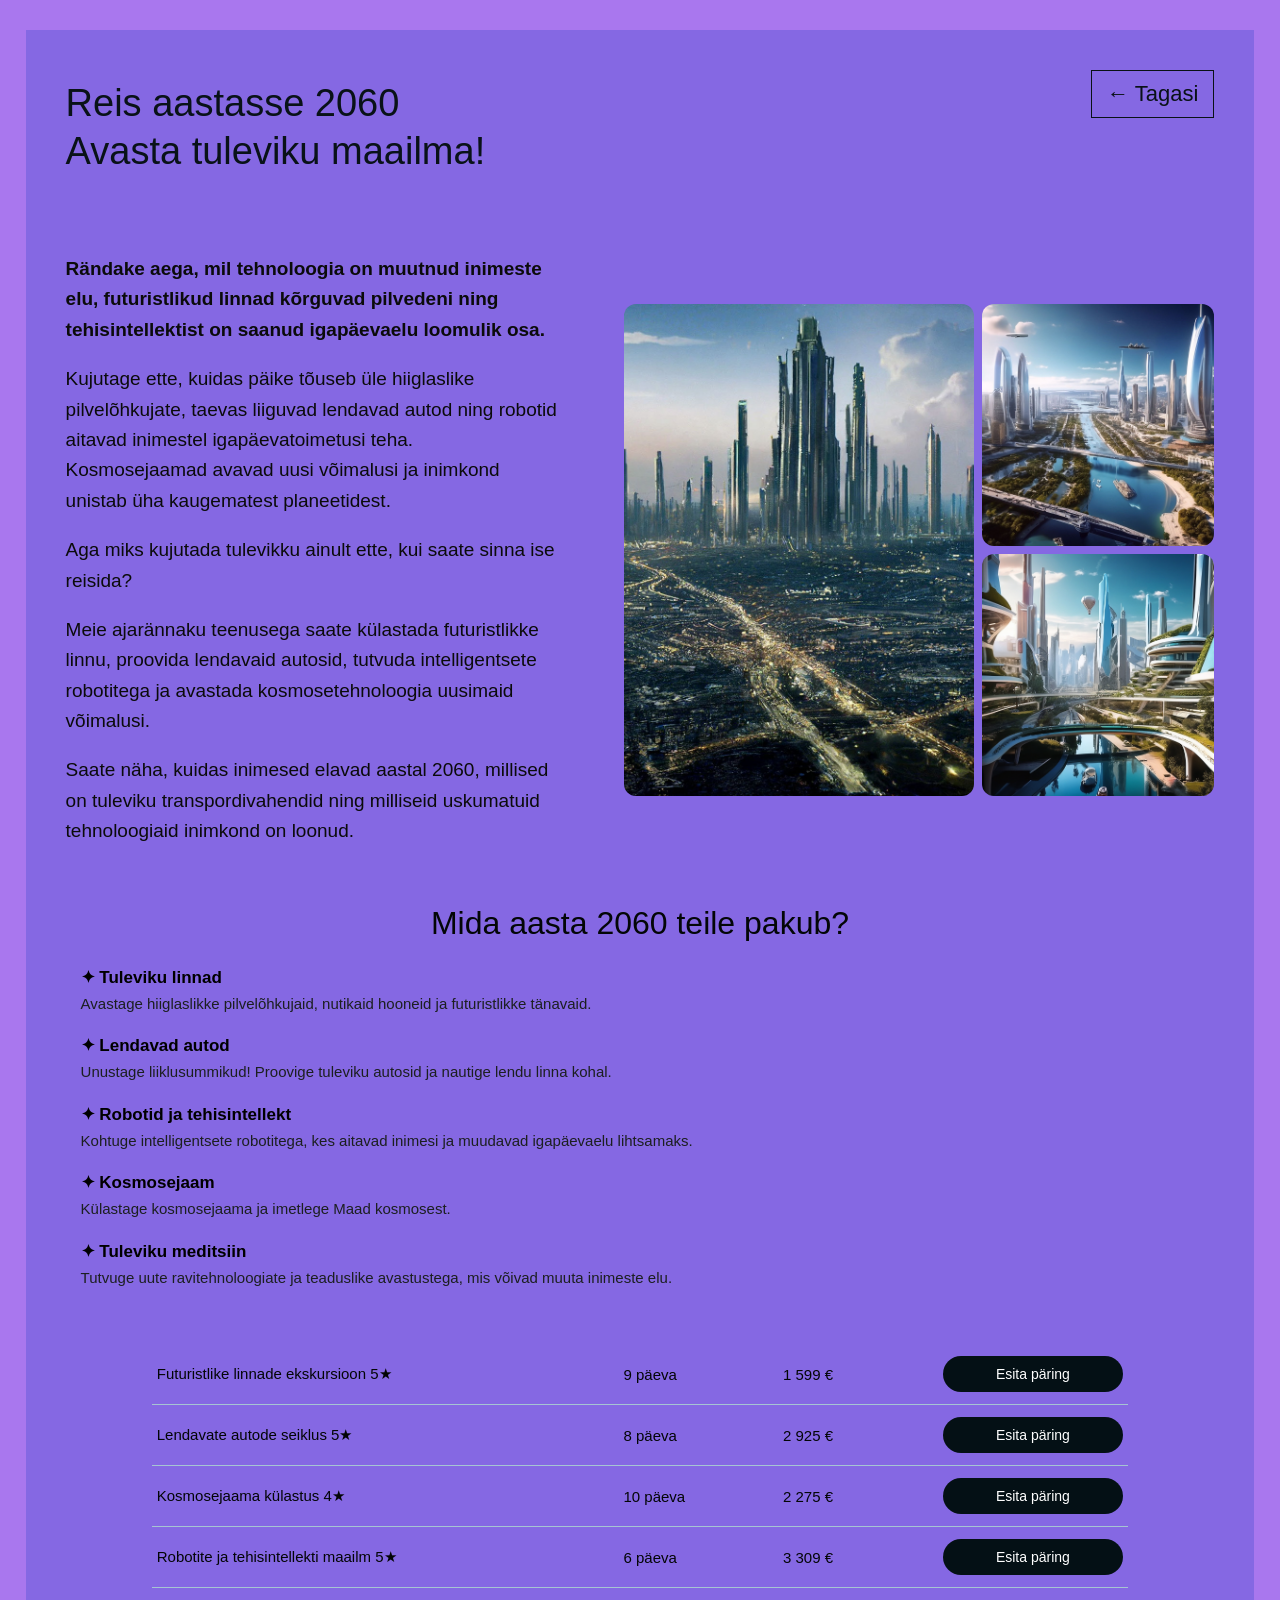
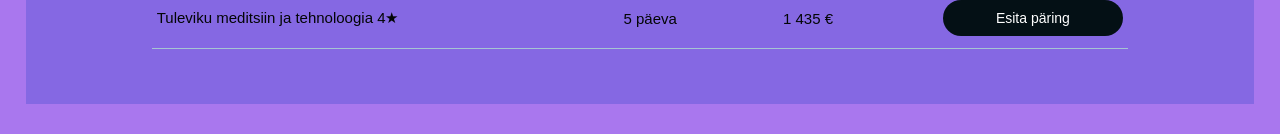
<file: Reis aastasse 2060 – avasta tuleviku maailma!/tulevik2060.index.html>
<!DOCTYPE html>
<html lang="et">

<head>
    <meta charset="UTF-8">
    <meta name="viewport" content="width=device-width, initial-scale=1.0">

    <title>Reis aastasse 2060</title>

    <!-- CSS ühendamine -->
    <link rel="stylesheet" href="tulevik2060.css">

</head>

<body>

    <div class="page">

        <!-- Ülemine osa -->

        <header>

            <h1>
                Reis aastasse 2060
                <br>
                Avasta tuleviku maailma!
            </h1>

            <a href="../index.html" class="back-button">
                ← Tagasi
            </a>

        </header>


        <!-- Kirjeldus ja fotod -->

        <section class="introduction">

            <div class="description">

                <p>
                    <strong>
                        Rändake aega, mil tehnoloogia on muutnud
                        inimeste elu, futuristlikud linnad kõrguvad
                        pilvedeni ning tehisintellektist on saanud
                        igapäevaelu loomulik osa.
                    </strong>
                </p>

                <p>
                    Kujutage ette, kuidas päike tõuseb üle hiiglaslike
                    pilvelõhkujate, taevas liiguvad lendavad autod
                    ning robotid aitavad inimestel igapäevatoimetusi teha.
                    Kosmosejaamad avavad uusi võimalusi ja inimkond
                    unistab üha kaugematest planeetidest.
                </p>

                <p>
                    Aga miks kujutada tulevikku ainult ette,
                    kui saate sinna ise reisida?
                </p>

                <p>
                    Meie ajarännaku teenusega saate külastada
                    futuristlikke linnu, proovida lendavaid autosid,
                    tutvuda intelligentsete robotitega ja avastada
                    kosmosetehnoloogia uusimaid võimalusi.
                </p>

                <p>
                    Saate näha, kuidas inimesed elavad aastal 2060,
                    millised on tuleviku transpordivahendid ning
                    milliseid uskumatuid tehnoloogiaid inimkond
                    on loonud.
                </p>

            </div>


            <!-- Fotogalerii -->

            <div class="gallery">

                <img
                    class="gallery-main"
                    src="photo2060Aasta/5fd4ecb46274225_upscaled.jpg"
                    alt="Futuristlik tulevikulinn"
                >

                <div class="right-images">

                    <img
                        src="photo2060Aasta/2424cba441f711ee9596a2024460db32_upscaled.jpg"
                        alt="Lendavad autod"
                    >

                    <img
                        src="photo2060Aasta/5a317b1d477c11eea3c53a7ca4cc1bdc_upscaled.jpg"
                        alt="Tuleviku robotid"
                    >

                </div>

            </div>

        </section>


        <!-- Tuleviku võimalused -->

        <section class="offers">

            <h2>Mida aasta 2060 teile pakub?</h2>


            <div class="attraction">

                <h3>✦ Tuleviku linnad</h3>

                <p>
                    Avastage hiiglaslikke pilvelõhkujaid,
                    nutikaid hooneid ja futuristlikke tänavaid.
                </p>

            </div>


            <div class="attraction">

                <h3>✦ Lendavad autod</h3>

                <p>
                    Unustage liiklusummikud! Proovige tuleviku
                    autosid ja nautige lendu linna kohal.
                </p>

            </div>


            <div class="attraction">

                <h3>✦ Robotid ja tehisintellekt</h3>

                <p>
                    Kohtuge intelligentsete robotitega,
                    kes aitavad inimesi ja muudavad igapäevaelu
                    lihtsamaks.
                </p>

            </div>


            <div class="attraction">

                <h3>✦ Kosmosejaam</h3>

                <p>
                    Külastage kosmosejaama ja imetlege
                    Maad kosmosest.
                </p>

            </div>


            <div class="attraction">

                <h3>✦ Tuleviku meditsiin</h3>

                <p>
                    Tutvuge uute ravitehnoloogiate ja teaduslike
                    avastustega, mis võivad muuta inimeste elu.
                </p>

            </div>

        </section>


        <!-- Reisipaketid -->

        <section class="packages">


            <div class="package">

                <span>Futuristlike linnade ekskursioon 5★</span>

                <span>9 päeva</span>

                <span>1 599 €</span>

                <button>Esita päring</button>

            </div>


            <div class="package">

                <span>Lendavate autode seiklus 5★</span>

                <span>8 päeva</span>

                <span>2 925 €</span>

                <button>Esita päring</button>

            </div>


            <div class="package">

                <span>Kosmosejaama külastus 4★</span>

                <span>10 päeva</span>

                <span>2 275 €</span>

                <button>Esita päring</button>

            </div>


            <div class="package">

                <span>Robotite ja tehisintellekti maailm 5★</span>

                <span>6 päeva</span>

                <span>3 309 €</span>

                <button>Esita päring</button>

            </div>


            <div class="package">

                <span>Tuleviku meditsiin ja tehnoloogia 4★</span>

                <span>5 päeva</span>

                <span>1 435 €</span>

                <button>Esita päring</button>

            </div>


        </section>

    </div>


    <!-- JavaScript ühendamine -->

    <script src="tulevik2060.script.js"></script>

</body>

</html>
</file>
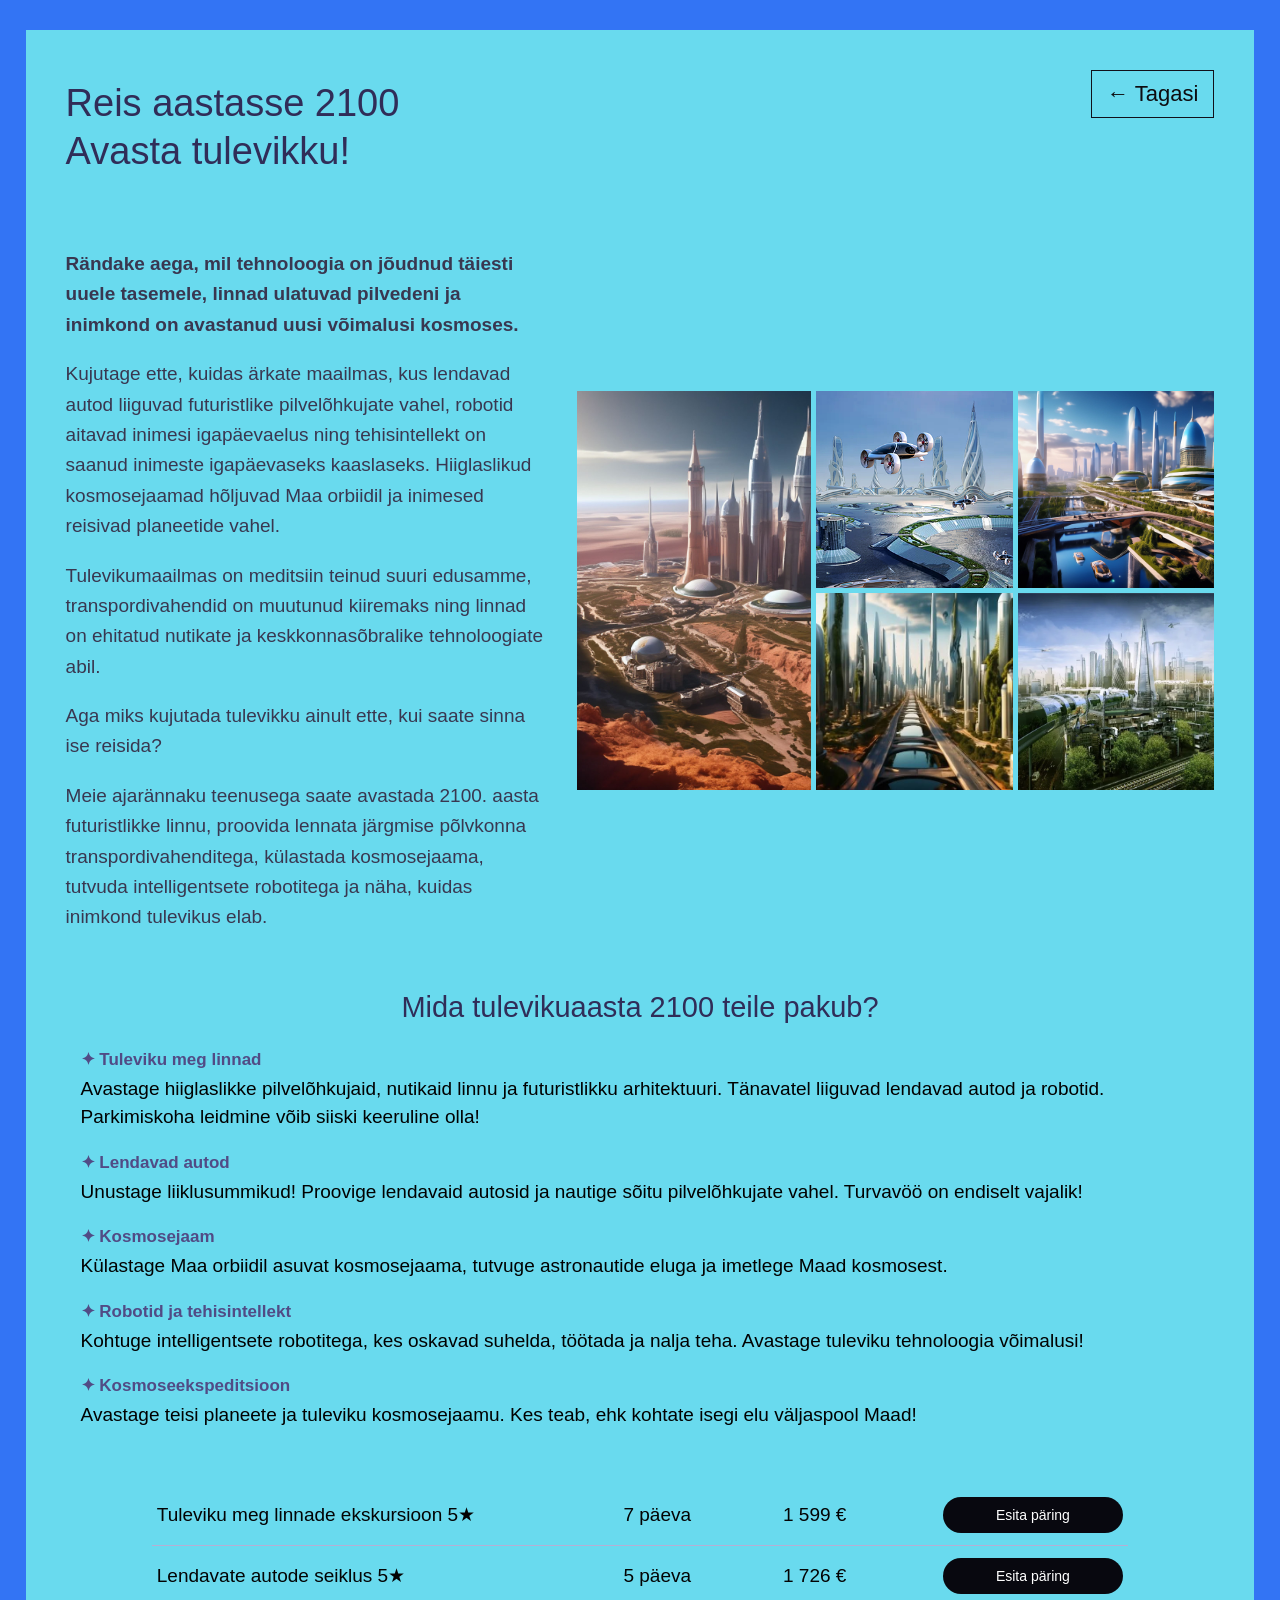
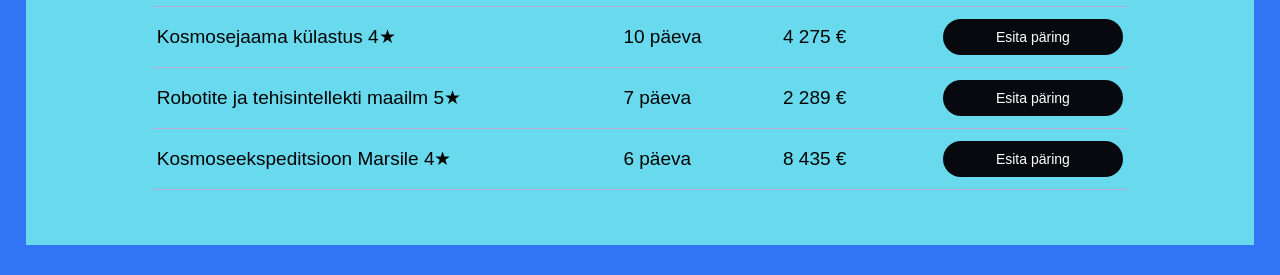
<file: Reis aastasse 2100 – avasta tulevikku!/2100aasta.index.html>
<!DOCTYPE html>
<html lang="et">

<head>
    <meta charset="UTF-8">
    <meta name="viewport" content="width=device-width, initial-scale=1.0">

    <title>Reis aastasse 2100</title>

    <!-- CSS ühendamine -->
    <link rel="stylesheet" href="2100aasta.css">

</head>

<body>

    <div class="page">

        <!-- Ülemine osa -->

        <header>

            <h1>
                Reis aastasse 2100
                <br>
                Avasta tulevikku!
            </h1>

            <a href="../index.html" class="back-button">
                ← Tagasi
            </a>

        </header>


        <!-- Kirjeldus ja fotod -->

        <section class="introduction">

            <div class="description">

                <p>
                    <strong>
                        Rändake aega, mil tehnoloogia on jõudnud
                        täiesti uuele tasemele, linnad ulatuvad
                        pilvedeni ja inimkond on avastanud uusi
                        võimalusi kosmoses.
                    </strong>
                </p>

                <p>
                    Kujutage ette, kuidas ärkate maailmas,
                    kus lendavad autod liiguvad futuristlike
                    pilvelõhkujate vahel, robotid aitavad inimesi
                    igapäevaelus ning tehisintellekt on saanud
                    inimeste igapäevaseks kaaslaseks.
                    Hiiglaslikud kosmosejaamad hõljuvad Maa
                    orbiidil ja inimesed reisivad planeetide vahel.
                </p>

                <p>
                    Tulevikumaailmas on meditsiin teinud suuri
                    edusamme, transpordivahendid on muutunud
                    kiiremaks ning linnad on ehitatud nutikate
                    ja keskkonnasõbralike tehnoloogiate abil.
                </p>

                <p>
                    Aga miks kujutada tulevikku ainult ette,
                    kui saate sinna ise reisida?
                </p>

                <p>
                    Meie ajarännaku teenusega saate avastada
                    2100. aasta futuristlikke linnu, proovida
                    lennata järgmise põlvkonna transpordivahenditega,
                    külastada kosmosejaama, tutvuda intelligentsete
                    robotitega ja näha, kuidas inimkond tulevikus elab.
                </p>

            </div>


            <!-- Fotogalerii -->

            <div class="gallery">

                <img
                    src="2100 Aasta photo/c4ff50c7737b11ee921f5696910b1137_upscaled.jpg"
                    alt="Tuleviku megapolis"
                >

                <div class="right-images">

                    <img
                        src="2100 Aasta photo/xd_sd_v.png.300x400_q85_box-193,0,535,455_crop_detail.png"
                        alt="Lendavad autod"
                    >

                    <img
                        src="2100 Aasta photo/b0b92ad77a7611ee8fe16ac6a1596643_upscaled.jpg"
                        alt="Kosmosejaam"
                    >

                    <img
                        src="2100 Aasta photo/images.jpg"
                        alt="Kosmoseekspeditsioon"
                    >

                    <img
                        src="2100 Aasta photo/future-cities.webp"
                        alt="Tuleviku linn"
                    >

                </div>

            </div>

        </section>


        <!-- Tuleviku võimalused -->

        <section class="offers">

            <h2>Mida tulevikuaasta 2100 teile pakub?</h2>


            <div class="attraction">

                <h3>✦ Tuleviku meg linnad</h3>

                <p>
                    Avastage hiiglaslikke pilvelõhkujaid,
                    nutikaid linnu ja futuristlikku arhitektuuri.
                    Tänavatel liiguvad lendavad autod ja robotid.
                    Parkimiskoha leidmine võib siiski keeruline olla!
                </p>

            </div>


            <div class="attraction">

                <h3>✦ Lendavad autod</h3>

                <p>
                    Unustage liiklusummikud! Proovige lendavaid
                    autosid ja nautige sõitu pilvelõhkujate vahel.
                    Turvavöö on endiselt vajalik!
                </p>

            </div>


            <div class="attraction">

                <h3>✦ Kosmosejaam</h3>

                <p>
                    Külastage Maa orbiidil asuvat kosmosejaama,
                    tutvuge astronautide eluga ja imetlege
                    Maad kosmosest.
                </p>

            </div>


            <div class="attraction">

                <h3>✦ Robotid ja tehisintellekt</h3>

                <p>
                    Kohtuge intelligentsete robotitega,
                    kes oskavad suhelda, töötada ja nalja teha.
                    Avastage tuleviku tehnoloogia võimalusi!
                </p>

            </div>


            <div class="attraction">

                <h3>✦ Kosmoseekspeditsioon</h3>

                <p>
                    Avastage teisi planeete ja tuleviku
                    kosmosejaamu. Kes teab, ehk kohtate
                    isegi elu väljaspool Maad!
                </p>

            </div>

        </section>


        <!-- Reisipaketid -->

        <section class="packages">


            <div class="package">

                <span>Tuleviku meg linnade ekskursioon 5★</span>

                <span>7 päeva</span>

                <span>1 599 €</span>

                <button>Esita päring</button>

            </div>


            <div class="package">

                <span>Lendavate autode seiklus 5★</span>

                <span>5 päeva</span>

                <span>1 726 €</span>

                <button>Esita päring</button>

            </div>


            <div class="package">

                <span>Kosmosejaama külastus 4★</span>

                <span>10 päeva</span>

                <span>4 275 €</span>

                <button>Esita päring</button>

            </div>


            <div class="package">

                <span>Robotite ja tehisintellekti maailm 5★</span>

                <span>7 päeva</span>

                <span>2 289 €</span>

                <button>Esita päring</button>

            </div>


            <div class="package">

                <span>Kosmoseekspeditsioon Marsile 4★</span>

                <span>6 päeva</span>

                <span>8 435 €</span>

                <button>Esita päring</button>

            </div>


        </section>

    </div>


    <!-- JavaScript ühendamine -->

    <script src="2100.script.js"></script>

</body>

</html>
</file>
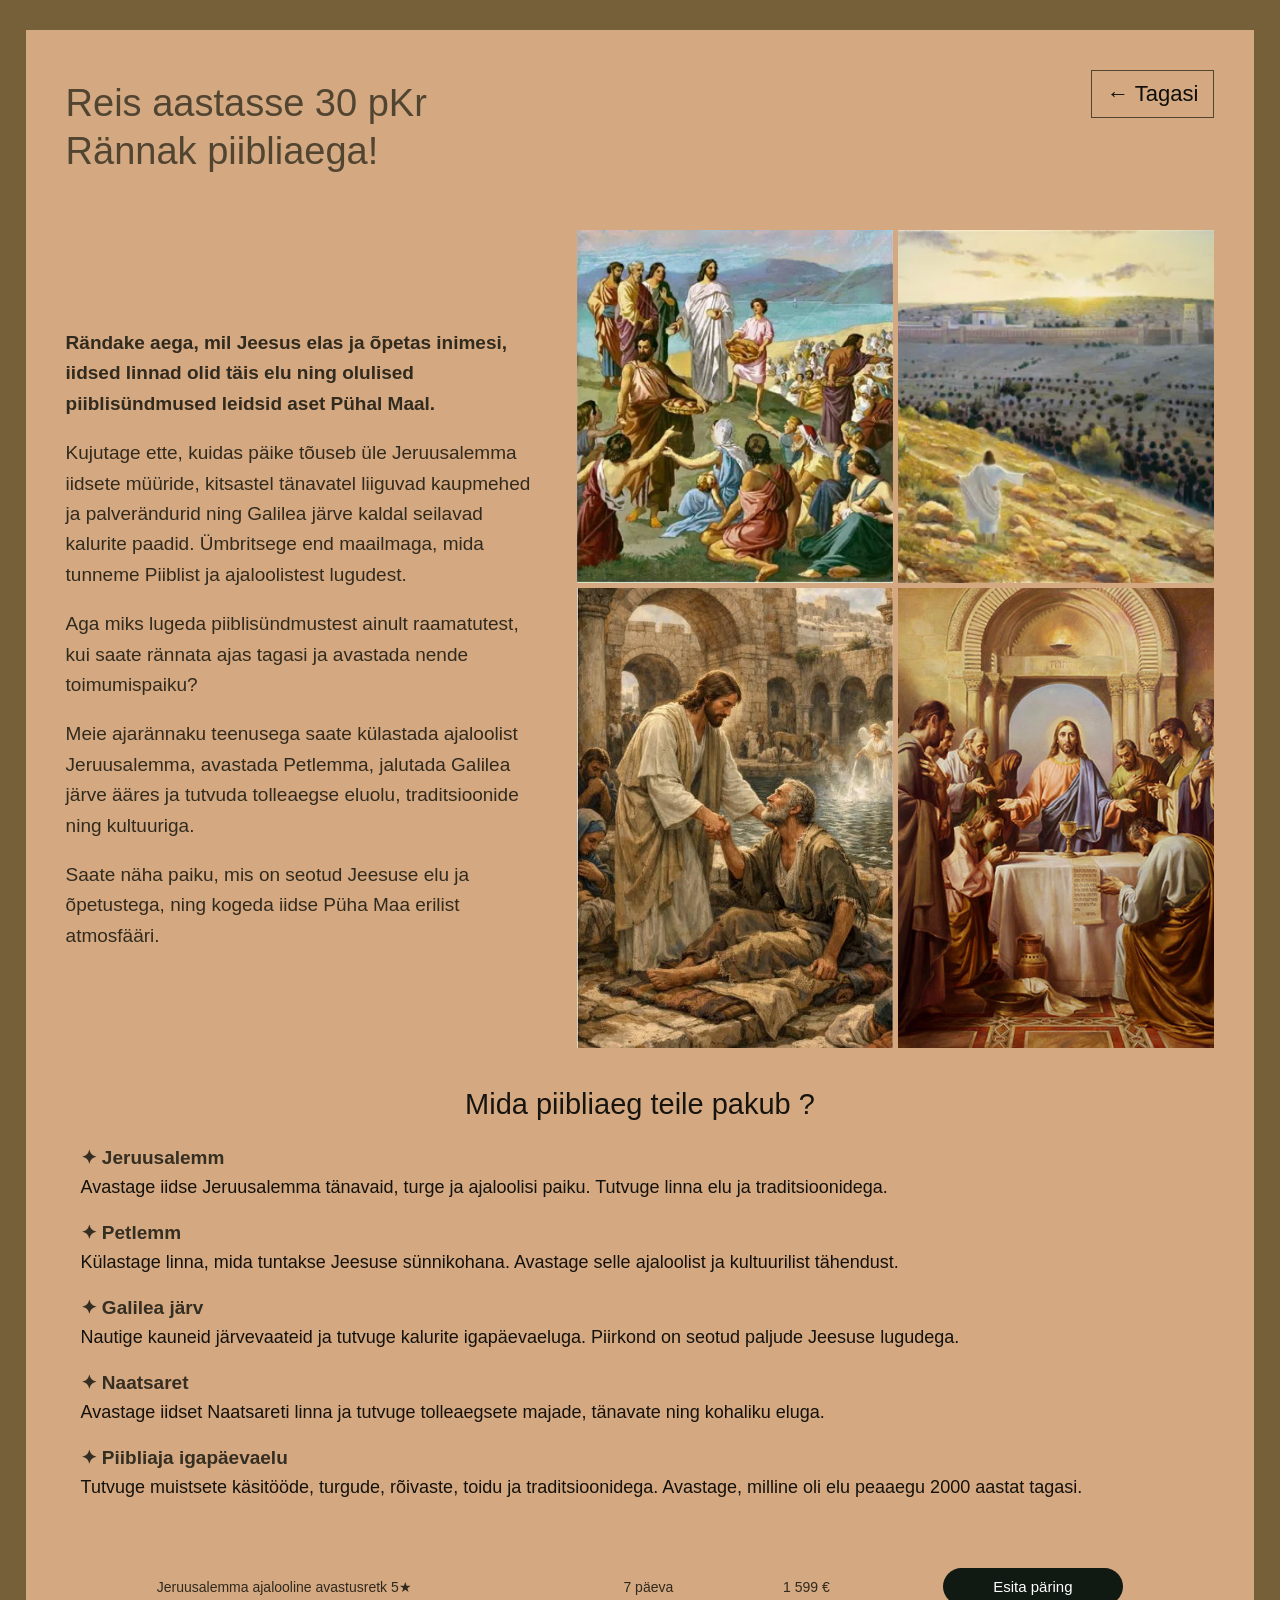
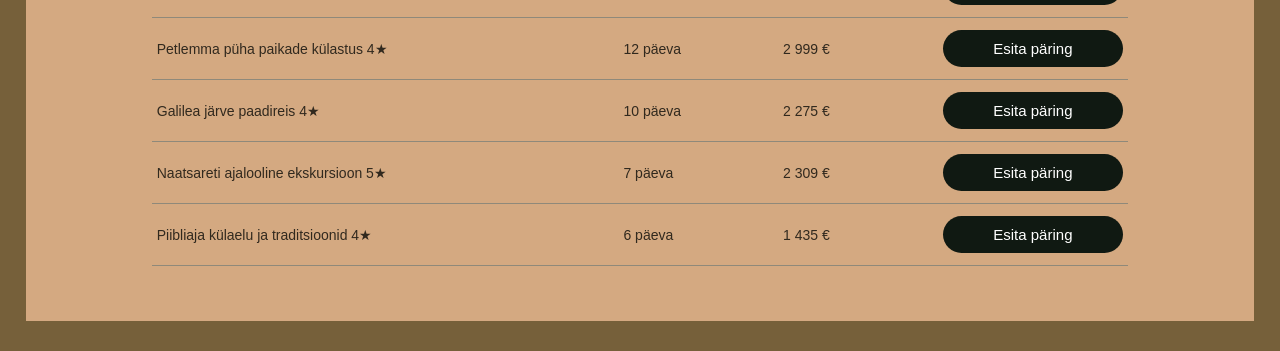
<file: Reis aastasse 30 pKr  rännak piibliaega!/ChristAeg.index.html>
<!DOCTYPE html>
<html lang="et">

<head>
    <meta charset="UTF-8">
    <meta name="viewport" content="width=device-width, initial-scale=1.0">

    <title>Reis aastasse 30 pKr</title>

    <!-- CSS ühendamine -->
    <link rel="stylesheet" href="Christ.Aeg.css">

</head>

<body>

    <div class="page">

        <!-- Ülemine osa -->

        <header>

            <h1>
                Reis aastasse 30 pKr
                <br>
                Rännak piibliaega!
            </h1>

            <a href="../index.html" class="back-button">
                ← Tagasi
            </a>

        </header>


        <!-- Kirjeldus ja fotod -->

        <section class="introduction">

            <div class="description">

                <p>
                    <strong>
                        Rändake aega, mil Jeesus elas ja õpetas inimesi,
                        iidsed linnad olid täis elu ning olulised
                        piiblisündmused leidsid aset Pühal Maal.
                    </strong>
                </p>

                <p>
                    Kujutage ette, kuidas päike tõuseb üle
                    Jeruusalemma iidsete müüride, kitsastel tänavatel
                    liiguvad kaupmehed ja palverändurid ning
                    Galilea järve kaldal seilavad kalurite paadid.
                    Ümbritsege end maailmaga, mida tunneme Piiblist
                    ja ajaloolistest lugudest.
                </p>

                <p>
                    Aga miks lugeda piiblisündmustest ainult
                    raamatutest, kui saate rännata ajas tagasi
                    ja avastada nende toimumispaiku?
                </p>

                <p>
                    Meie ajarännaku teenusega saate külastada
                    ajaloolist Jeruusalemma, avastada Petlemma,
                    jalutada Galilea järve ääres ja tutvuda
                    tolleaegse eluolu, traditsioonide ning kultuuriga.
                </p>

                <p>
                    Saate näha paiku, mis on seotud Jeesuse elu
                    ja õpetustega, ning kogeda iidse Püha Maa
                    erilist atmosfääri.
                </p>

            </div>


            <!-- Fotogalerii -->

            <div class="gallery">
                <img
                    src="CristAegphoto/9a732a237616d506b0a38c644a00b1c6_XL.jpg"
                    alt="Jeesus jagab rahvale leiba"
                >
                <img
                    src="CristAegphoto/christ_laments_jerusalem_smith.webp"
                    alt="Jeesus vaatab Jeruusalemma"
                >
                <img
                    src="CristAegphoto/images.jpg"
                    alt="Jeesus tervendab haige"
                >
                <img
                    src="CristAegphoto/taynaya-vecherya-2-500.jpg"
                    alt="Püha õhtusöömaaeg"
                >
            </div>

        </section>


        <!-- Piibliaja vaatamisväärsused -->

        <section class="offers">

            <h2>Mida piibliaeg teile pakub ?</h2>


            <div class="attraction">

                <h3>✦ Jeruusalemm</h3>

                <p>
                    Avastage iidse Jeruusalemma tänavaid, turge
                    ja ajaloolisi paiku. Tutvuge linna elu
                    ja traditsioonidega.
                </p>

            </div>


            <div class="attraction">

                <h3>✦ Petlemm</h3>

                <p>
                    Külastage linna, mida tuntakse Jeesuse
                    sünnikohana. Avastage selle ajaloolist
                    ja kultuurilist tähendust.
                </p>

            </div>


            <div class="attraction">

                <h3>✦ Galilea järv</h3>

                <p>
                    Nautige kauneid järvevaateid ja tutvuge
                    kalurite igapäevaeluga. Piirkond on seotud
                    paljude Jeesuse lugudega.
                </p>

            </div>


            <div class="attraction">

                <h3>✦ Naatsaret</h3>

                <p>
                    Avastage iidset Naatsareti linna ja tutvuge
                    tolleaegsete majade, tänavate ning kohaliku eluga.
                </p>

            </div>


            <div class="attraction">

                <h3>✦ Piibliaja igapäevaelu</h3>

                <p>
                    Tutvuge muistsete käsitööde, turgude,
                    rõivaste, toidu ja traditsioonidega.
                    Avastage, milline oli elu peaaegu
                    2000 aastat tagasi.
                </p>

            </div>

        </section>


        <!-- Reisipaketid -->

        <section class="packages">


            <div class="package">

                <span>Jeruusalemma ajalooline avastusretk 5★</span>

                <span>7 päeva</span>

                <span>1 599 €</span>

                <button>Esita päring</button>

            </div>


            <div class="package">

                <span>Petlemma püha paikade külastus 4★</span>

                <span>12 päeva</span>

                <span>2 999 €</span>

                <button>Esita päring</button>

            </div>


            <div class="package">

                <span>Galilea järve paadireis 4★</span>

                <span>10 päeva</span>

                <span>2 275 €</span>

                <button>Esita päring</button>

            </div>


            <div class="package">

                <span>Naatsareti ajalooline ekskursioon 5★</span>

                <span>7 päeva</span>

                <span>2 309 €</span>

                <button>Esita päring</button>

            </div>


            <div class="package">

                <span>Piibliaja külaelu ja traditsioonid 4★</span>

                <span>6 päeva</span>

                <span>1 435 €</span>

                <button>Esita päring</button>

            </div>


        </section>

    </div>


    <!-- JavaScript ühendamine -->

    <script src="Christ.Aeg.script.js"></script>

</body>

</html>
</file>
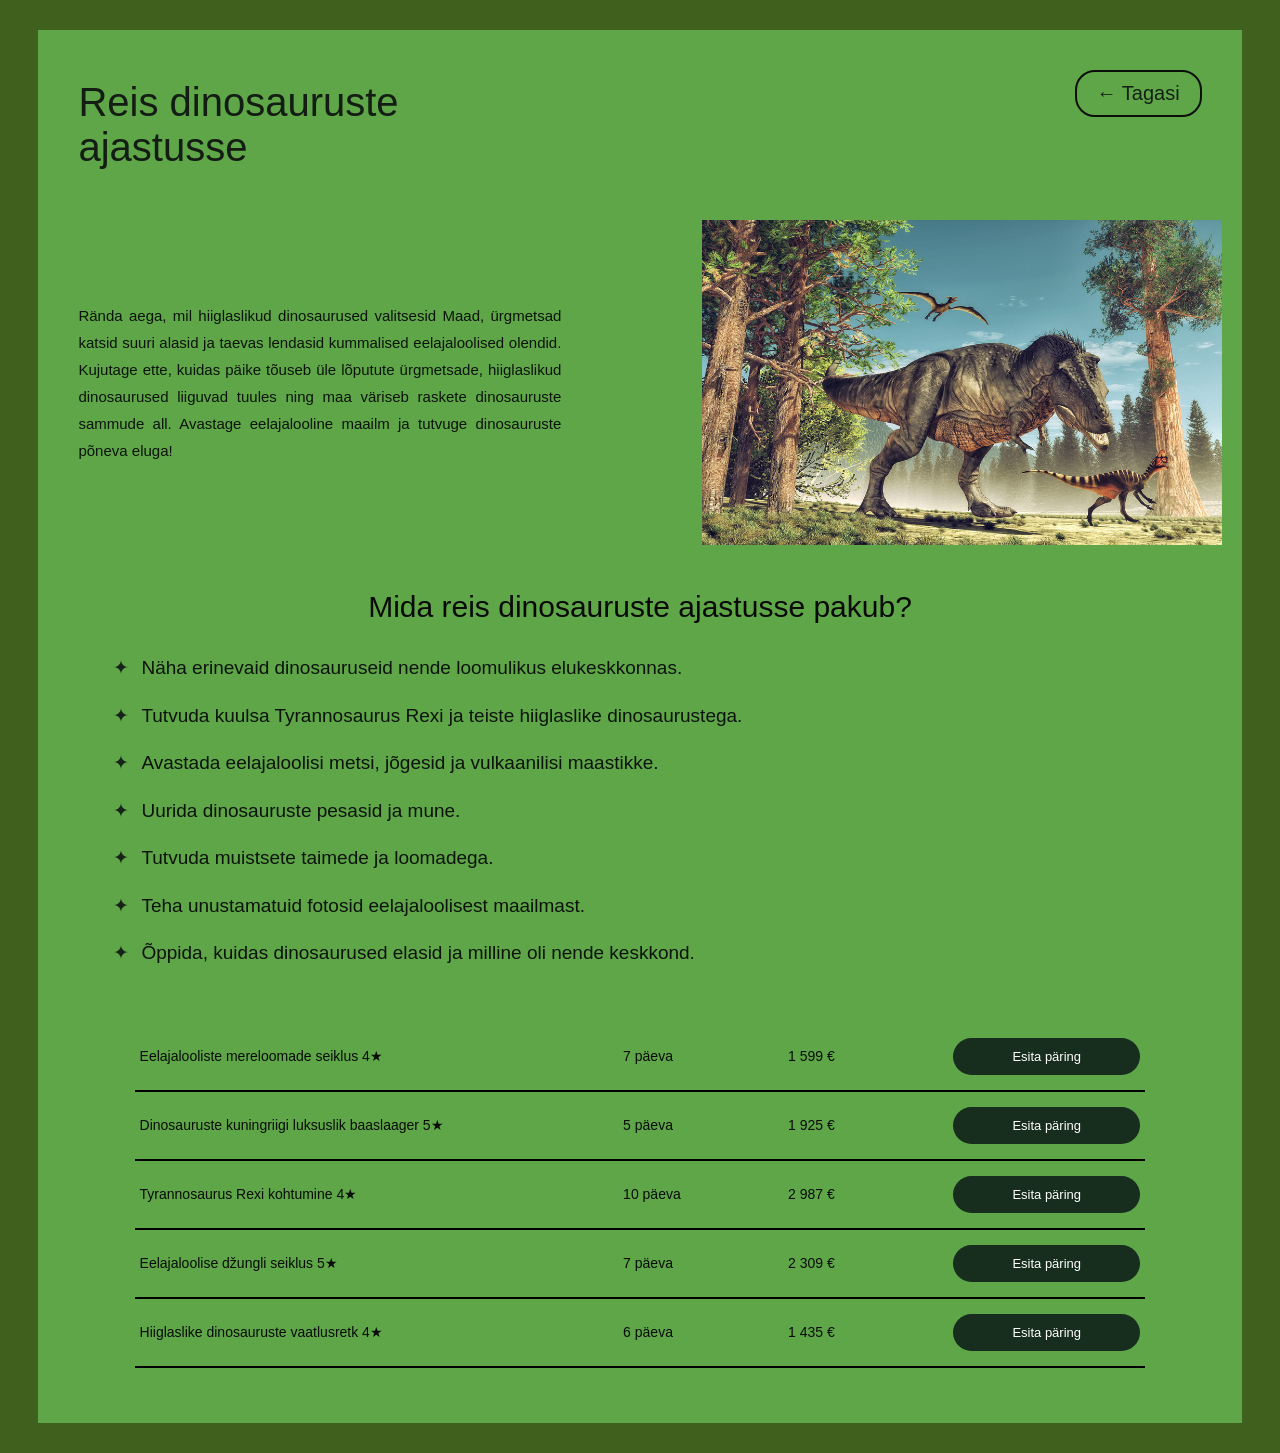
<file: Reis dinosauruste ajastusse/dinozavri.index.html>
﻿<!DOCTYPE html>
<html lang="et">
<head>
    <meta charset="UTF-8">
    <meta name="viewport" content="width=device-width, initial-scale=1.0">
    <title>Reis dinosauruste ajastusse</title>
    <link rel="stylesheet" href="dinozavri.css">
</head>
<body>
    <div class="page">
        <header>
            <h1>Reis dinosauruste<br>ajastusse</h1>
            <a href="../index.html" class="back-button">← Tagasi</a>
        </header>

        <section class="introduction">
            <div class="description">
                <p>
                    Rända aega, mil hiiglaslikud dinosaurused valitsesid Maad,
                    ürgmetsad katsid suuri alasid ja taevas lendasid kummalised
                    eelajaloolised olendid.

                    Kujutage ette, kuidas päike tõuseb üle lõputute ürgmetsade,
                    hiiglaslikud dinosaurused liiguvad tuules ning maa väriseb
                    raskete dinosauruste sammude all.

                    Avastage eelajalooline maailm ja tutvuge dinosauruste põneva eluga!
                </p>
            </div>

            <div class="gallery">
                <img src="photo dinozavrit/shutterstock-668621425-1.jpg" alt="Dinosaurus metsas">
                <div class="small-images">
            
                </div>
            </div>
        </section>

        <section class="offers">
            <h2>Mida reis dinosauruste ajastusse pakub?</h2>
            <ul>
                <li>Näha erinevaid dinosauruseid nende loomulikus elukeskkonnas.</li>
                <li>Tutvuda kuulsa Tyrannosaurus Rexi ja teiste hiiglaslike dinosaurustega.</li>
                <li>Avastada eelajaloolisi metsi, jõgesid ja vulkaanilisi maastikke.</li>
                <li>Uurida dinosauruste pesasid ja mune.</li>
                <li>Tutvuda muistsete taimede ja loomadega.</li>
                <li>Teha unustamatuid fotosid eelajaloolisest maailmast.</li>
                <li>Õppida, kuidas dinosaurused elasid ja milline oli nende keskkond.</li>
            </ul>
        </section>

        <section class="packages">
            <div class="package">
                <span>Eelajalooliste mereloomade seiklus 4★</span>
                <span>7 päeva</span>
                <span>1 599 €</span>
                <button>Esita päring</button>
            </div>

            <div class="package">
                <span>Dinosauruste kuningriigi luksuslik baaslaager 5★</span>
                <span>5 päeva</span>
                <span>1 925 €</span>
                <button>Esita päring</button>
            </div>

            <div class="package">
                <span>Tyrannosaurus Rexi kohtumine 4★</span>
                <span>10 päeva</span>
                <span>2 987 €</span>
                <button>Esita päring</button>
            </div>

            <div class="package">
                <span>Eelajaloolise džungli seiklus 5★</span>
                <span>7 päeva</span>
                <span>2 309 €</span>
                <button>Esita päring</button>
            </div>

            <div class="package">
                <span>Hiiglaslike dinosauruste vaatlusretk 4★</span>
                <span>6 päeva</span>
                <span>1 435 €</span>
                <button>Esita päring</button>
            </div>
        </section>
    </div>

    <script src="dinozavri.script.js"></script>
</body>
</html>
</file>
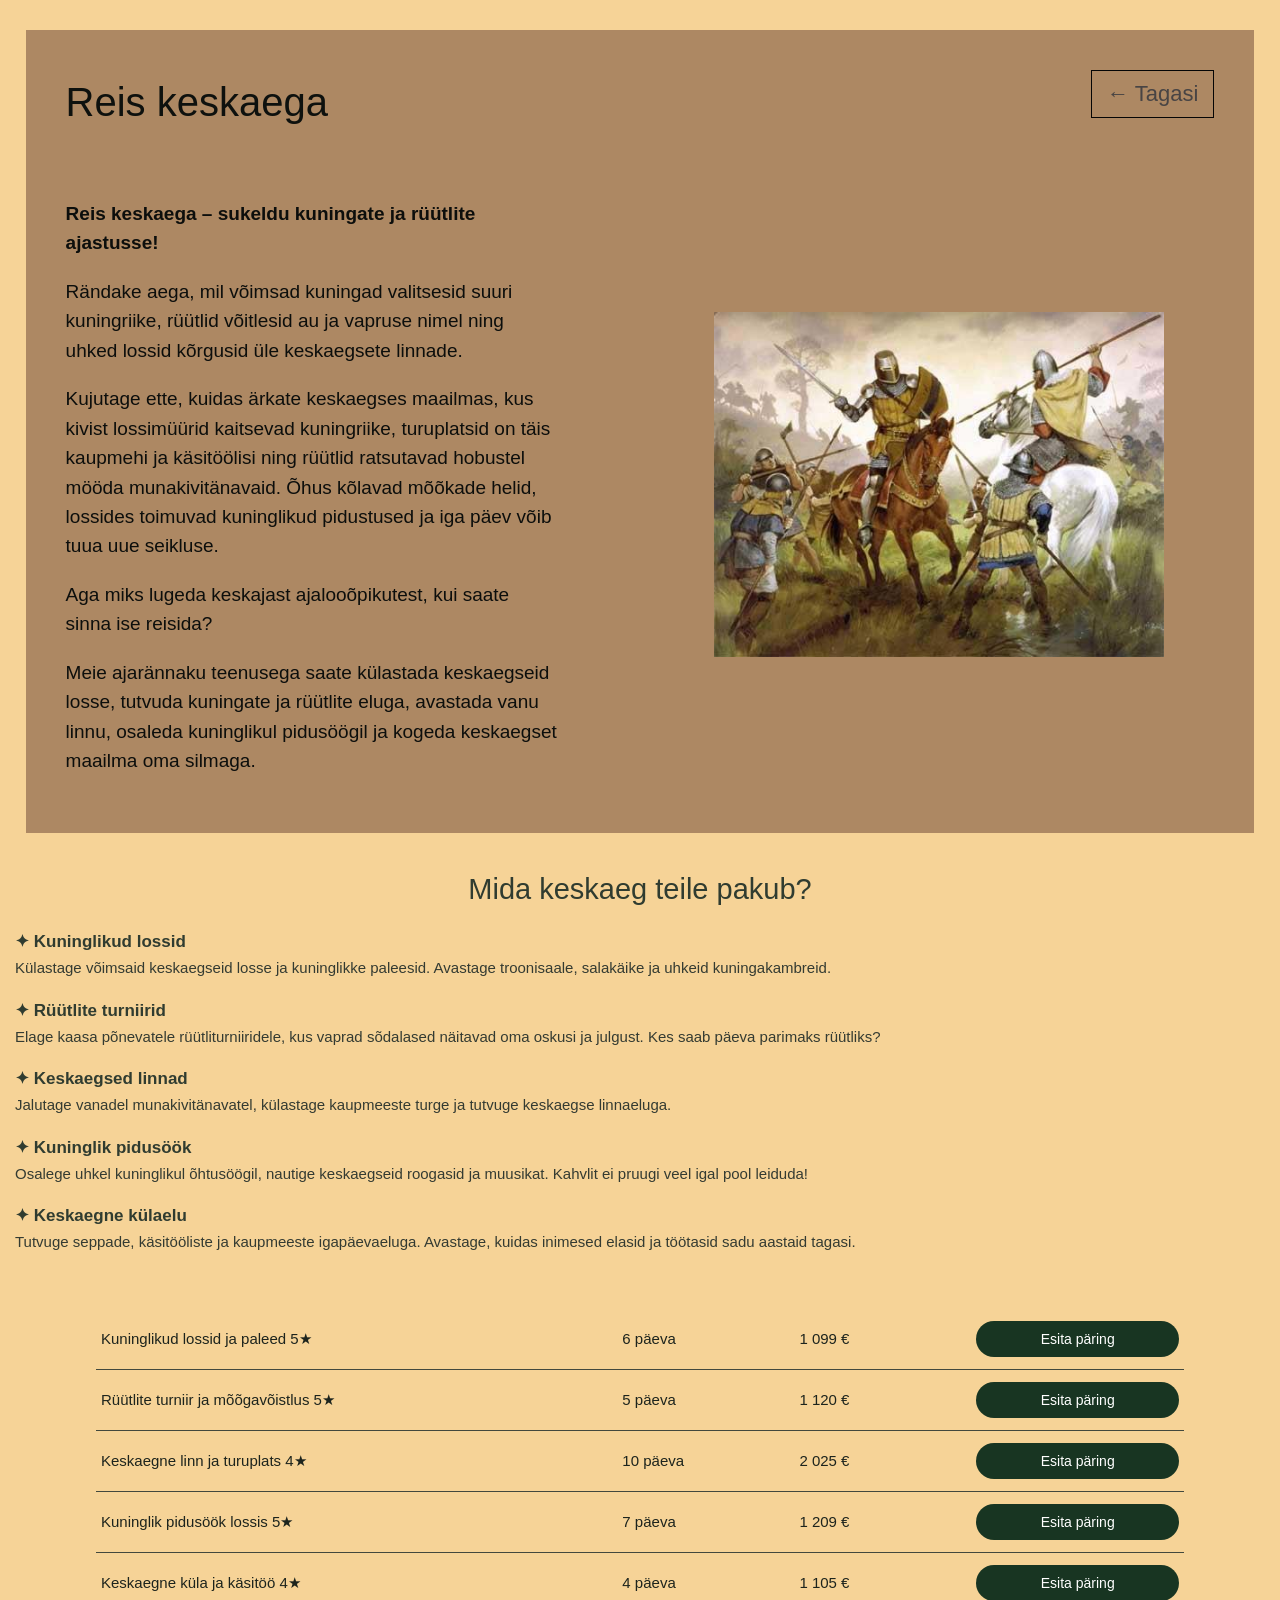
<file: Reis keskaega – sukeldu kuningate ja rüütlite ajastusse!/keskAeg.index.html>
<!DOCTYPE html>
<html lang="et">

<head>
    <meta charset="UTF-8">
    <meta name="viewport" content="width=device-width, initial-scale=1.0">

    <title>🏰 Reis keskaega</title>

    <!-- CSS ühendamine -->
    <link rel="stylesheet" href="keskAeg.css">

</head>

<body>

    <div class="page">

        <!-- Ülemine osa -->

        <header>

            <h1>Reis keskaega</h1>

            <a href="../index.html" class="back-button">
                ← Tagasi
            </a>

        </header>


        <!-- Kirjeldus ja fotod -->

        <section class="introduction">

            <div class="description">

                <p>
                    <strong>Reis keskaega – sukeldu kuningate ja rüütlite ajastusse!</strong>
                </p>

                <p>
                    Rändake aega, mil võimsad kuningad valitsesid suuri
                    kuningriike, rüütlid võitlesid au ja vapruse nimel
                    ning uhked lossid kõrgusid üle keskaegsete linnade.
                </p>

                <p>
                    Kujutage ette, kuidas ärkate keskaegses maailmas,
                    kus kivist lossimüürid kaitsevad kuningriike,
                    turuplatsid on täis kaupmehi ja käsitöölisi ning
                    rüütlid ratsutavad hobustel mööda munakivitänavaid.
                    Õhus kõlavad mõõkade helid, lossides toimuvad
                    kuninglikud pidustused ja iga päev võib tuua
                    uue seikluse.
                </p>

                <p>
                    Aga miks lugeda keskajast ajalooõpikutest,
                    kui saate sinna ise reisida?
                </p>

                <p>
                    Meie ajarännaku teenusega saate külastada
                    keskaegseid losse, tutvuda kuningate ja rüütlite
                    eluga, avastada vanu linnu, osaleda kuninglikul
                    pidusöögil ja kogeda keskaegset maailma oma silmaga.
                </p>

            </div>


            <!-- Fotogalerii -->

            <div class="gallery">

                <img
                    src="photo keskaeg/ac465a2a21844e54bb8769fd1962b7bb.jpg"
                    alt="Keskaegne loss"
                >

    
                

                </div>

            </div>

        </section>


        <!-- Mida keskaeg pakub -->

        <section class="offers">

            <h2>Mida keskaeg teile pakub?</h2>


            <div class="attraction">

                <h3>✦ Kuninglikud lossid</h3>

                <p>
                    Külastage võimsaid keskaegseid losse ja kuninglikke
                    paleesid. Avastage troonisaale, salakäike ja uhkeid
                    kuningakambreid.
                </p>

            </div>


            <div class="attraction">

                <h3>✦ Rüütlite turniirid</h3>

                <p>
                    Elage kaasa põnevatele rüütliturniiridele,
                    kus vaprad sõdalased näitavad oma oskusi
                    ja julgust. Kes saab päeva parimaks rüütliks?
                </p>

            </div>


            <div class="attraction">

                <h3>✦ Keskaegsed linnad</h3>

                <p>
                    Jalutage vanadel munakivitänavatel,
                    külastage kaupmeeste turge ja tutvuge
                    keskaegse linnaeluga.
                </p>

            </div>


            <div class="attraction">

                <h3>✦ Kuninglik pidusöök</h3>

                <p>
                    Osalege uhkel kuninglikul õhtusöögil,
                    nautige keskaegseid roogasid ja muusikat.
                    Kahvlit ei pruugi veel igal pool leiduda!
                </p>

            </div>


            <div class="attraction">

                <h3>✦ Keskaegne külaelu</h3>

                <p>
                    Tutvuge seppade, käsitööliste ja kaupmeeste
                    igapäevaeluga. Avastage, kuidas inimesed
                    elasid ja töötasid sadu aastaid tagasi.
                </p>

            </div>

        </section>


        <!-- Reisipaketid -->

        <section class="packages">


            <div class="package">

                <span>Kuninglikud lossid ja paleed 5★</span>

                <span>6 päeva</span>

                <span>1 099 €</span>

                <button>Esita päring</button>

            </div>


            <div class="package">

                <span>Rüütlite turniir ja mõõgavõistlus 5★</span>

                <span>5 päeva</span>

                <span>1 120 €</span>

                <button>Esita päring</button>

            </div>


            <div class="package">

                <span>Keskaegne linn ja turuplats 4★</span>

                <span>10 päeva</span>

                <span>2 025 €</span>

                <button>Esita päring</button>

            </div>


            <div class="package">

                <span>Kuninglik pidusöök lossis 5★</span>

                <span>7 päeva</span>

                <span>1 209 €</span>

                <button>Esita päring</button>

            </div>


            <div class="package">

                <span>Keskaegne küla ja käsitöö 4★</span>

                <span>4 päeva</span>

                <span>1 105 €</span>

                <button>Esita päring</button>

            </div>


        </section>

    </div>


    <!-- JavaScript ühendamine -->

    <script src="keskAeg.script.js"></script>

</body>

</html>
</file>
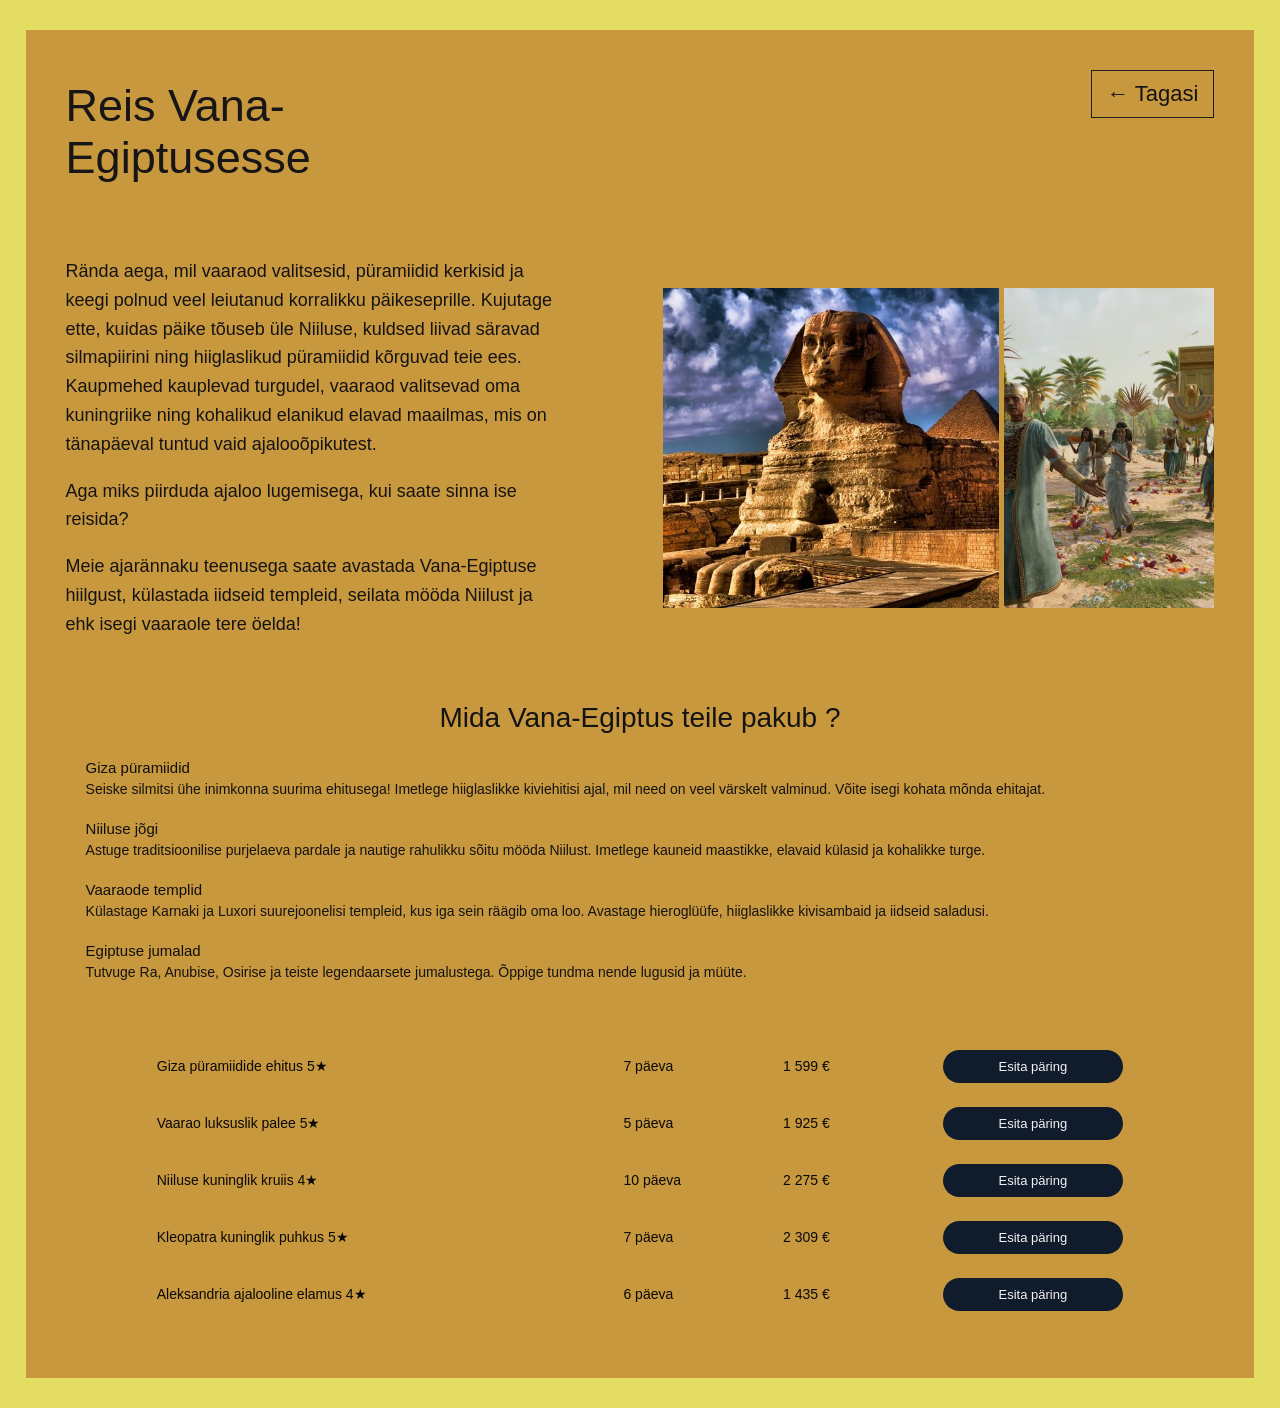
<file: Reis Vana-Egiptusesse/Egiptus.index.html>
<!DOCTYPE html>
<html lang="et">

<head>
    <meta charset="UTF-8">
    <meta name="viewport" content="width=device-width, initial-scale=1.0">

    <title>Reis Vana-Egiptusesse</title>

    <!-- CSS ühendamine -->
    <link rel="stylesheet" href="Egiptus.css">

</head>

<body>

    <div class="page">

        <!-- Ülemine osa -->

        <header>

            <h1>
                Reis Vana-<br>
                Egiptusesse
            </h1>

            <a href="../index.html" class="back-button">
                ← Tagasi
            </a>

        </header>


        <!-- Kirjeldus ja fotod -->

        <section class="introduction">

            <div class="description">

                <p>
                    Rända aega, mil vaaraod valitsesid,
                    püramiidid kerkisid ja keegi polnud veel
                    leiutanud korralikku päikeseprille.

                    Kujutage ette, kuidas päike tõuseb üle
                    Niiluse, kuldsed liivad säravad silmapiirini
                    ning hiiglaslikud püramiidid kõrguvad teie ees.

                    Kaupmehed kauplevad turgudel, vaaraod
                    valitsevad oma kuningriike ning kohalikud
                    elanikud elavad maailmas, mis on tänapäeval
                    tuntud vaid ajalooõpikutest.
                </p>

                <p>
                    Aga miks piirduda ajaloo lugemisega,
                    kui saate sinna ise reisida?
                </p>

                <p>
                    Meie ajarännaku teenusega saate avastada
                    Vana-Egiptuse hiilgust, külastada iidseid
                    templeid, seilata mööda Niilust ja ehk isegi
                    vaaraole tere öelda!
                </p>

            </div>


            <!-- Fotogalerii -->

            <div class="gallery">

                <img
                    src="photo egipet/new-blog-47.jpg"
                    alt="Giza püramiidid"
                >

                <div class="right-images">
                    <img
                        src="photo egipet/289923.jpg"
                        alt="Elu Vana-Egiptuses"
                    >
                </div>
            </div>

        </section>


        <!-- Reisipakkumised -->

        <section class="offers">

            <h2>
                Mida Vana-Egiptus teile pakub ?
            </h2>


            <div class="attraction">

                <h3>Giza püramiidid</h3>

                <p>
                    Seiske silmitsi ühe inimkonna suurima
                    ehitusega! Imetlege hiiglaslikke kiviehitisi
                    ajal, mil need on veel värskelt valminud.
                    Võite isegi kohata mõnda ehitajat.
                </p>

            </div>


            <div class="attraction">

                <h3>Niiluse jõgi</h3>

                <p>
                    Astuge traditsioonilise purjelaeva pardale
                    ja nautige rahulikku sõitu mööda Niilust.
                    Imetlege kauneid maastikke, elavaid külasid
                    ja kohalikke turge.
                </p>

            </div>


            <div class="attraction">

                <h3>Vaaraode templid</h3>

                <p>
                    Külastage Karnaki ja Luxori suurejoonelisi
                    templeid, kus iga sein räägib oma loo.
                    Avastage hieroglüüfe, hiiglaslikke kivisambaid
                    ja iidseid saladusi.
                </p>

            </div>


            <div class="attraction">

                <h3>Egiptuse jumalad</h3>

                <p>
                    Tutvuge Ra, Anubise, Osirise ja teiste
                    legendaarsete jumalustega. Õppige tundma
                    nende lugusid ja müüte.
                </p>

            </div>

        </section>


        <!-- Reisipaketid -->

        <section class="packages">


            <div class="package">

                <span>Giza püramiidide ehitus 5★</span>

                <span>7 päeva</span>

                <span>1 599 €</span>

                <button>Esita päring</button>

            </div>


            <div class="package">

                <span>Vaarao luksuslik palee 5★</span>

                <span>5 päeva</span>

                <span>1 925 €</span>

                <button>Esita päring</button>

            </div>


            <div class="package">

                <span>Niiluse kuninglik kruiis 4★</span>

                <span>10 päeva</span>

                <span>2 275 €</span>

                <button>Esita päring</button>

            </div>


            <div class="package">

                <span>Kleopatra kuninglik puhkus 5★</span>

                <span>7 päeva</span>

                <span>2 309 €</span>

                <button>Esita päring</button>

            </div>


            <div class="package">

                <span>Aleksandria ajalooline elamus 4★</span>

                <span>6 päeva</span>

                <span>1 435 €</span>

                <button>Esita päring</button>

            </div>


        </section>

    </div>


    <!-- JavaScript ühendamine -->

    <script src="Egiptus.script.js"></script>

</body>

</html>
</file>
<file: front.css>
* {
  box-sizing: border-box;
  margin: 0;
  padding: 0;
}

html {
  scroll-behavior: smooth;
}

body {
  font-family: "Inter", sans-serif;
  background-color: #7567CB;
  color: #111;
}

.contact-options {
    display: flex;
    align-items: center;
    justify-content: center;
    flex-wrap: wrap;
    gap: 60px;
    margin: 20px auto 0;
    padding: 0 16px;
}

.contact-item {
    display: flex;
    align-items: center;
    gap: 12px;
}

.contact-details {
    display: flex;
    flex-direction: column;
    gap: 5px;
}

.contact-details p {
    margin: 0;
}

.contact-item img {
    margin-bottom: 80px;
    margin-top: 40px;
    display: block;
    width: 125px;
    height: 110px;
    object-fit: cover;
}

.offers {
  max-width: 1000px;
  margin: 0 auto;
  padding: 30px 20px 30px;
}

.offers-title {
  margin-top: 20px;
  text-align: center;
  font-size: 35px;
  font-weight: 700;
  margin-bottom: 70px;
  
}

.offers-grid {
  display: grid;
  grid-template-columns: repeat(2, 1fr);
  column-gap: 100px;
  row-gap: 60px;
}

.card-image img {
  display: block;
  width: 100%;
  height: auto;
  transition: transform 0.3s ease, box-shadow 0.3s ease;
  border-radius: 8px;
}

.card-image img:hover {
  transform: scale(1.1);
  position: relative;
  z-index: 5;
}

.card-text {
  font-size: 15px;
  margin-top: 10px;
  line-height: 1.4;
  font-weight: 700;
}

.card-text p {
  margin-bottom: 20px;
}

.book-button {
  background-color: #003D63;
  color: #ffffff;
  border: none;
  padding: 10px 24px;
  font-family: inherit;
  font-size: 14px;
  cursor: pointer;
  border-radius: 18px;
}

.book-button:hover {
  background-color: #0a5a8c;
}

.service-popup-frame {
  position: fixed;
  inset: 0;
  width: 100%;
  height: 100%;
  border: 0;
  z-index: 100;
}

.feedback {
  max-width: 900px;
  margin: 0 auto;
  padding: 30px 20px;
}

.feedback-title {
  text-align: center;
  font-size: 24px;
  font-weight: 600;
  margin-bottom: 40px;
}

.feedback-grid {
  display: grid;
  grid-template-columns: repeat(3, 1fr);
  gap: 25px;
}

.feedback-card {
  display: flex;
  flex-direction: column;
  background-color: #8fd5f5;
  border: 2px solid transparent;
  border-radius: 16px;
  padding: 20px;
  min-height: 185px;
}

.feedback-card:hover {
  border-color: #ffffff;
}

.feedback-quote {
  font-size: 13px;
  line-height: 1.5;
  margin-bottom: 20px;
}

.feedback-author {
  margin-top: auto;
  padding-top: 10px;
  border-top: 1px solid #a9def7;
}

.feedback-name {
  font-size: 12px;
  font-weight: 600;
  color: #3b5f5a;
}

.feedback-date {
  font-size: 10px;
  color: #5f7f86;
}

.newsletter {
  max-width: 740px;
  margin: 0 auto;
  padding: 30px 20px 50px;
  text-align: center;
}

.newsletter-title {
  margin-top: 20px;
  color: black;
  font-size: 24x;
  font-weight: 700;
  margin-bottom: 20px;
}

.newsletter-text {
  font-size: 14px;
  line-height: 1.4;
  margin-bottom: 15px;
}

.newsletter-input {
  display: block;
  width: 100%;
  padding: 12px 14px;
  background-color: #9e9e9e;
  border: none;
  font-family: inherit;
  font-size: 14px;
  color: #111;
  margin-bottom: 10px;
}

.newsletter-input::placeholder {
  color: #222;
}

.newsletter-button {
  background-color: #000;
  color: #fff;
  border: none;
  border-radius: 20px;
  width: 310px;
  max-width: 100%;
  padding: 6px 20px;
  font-family: inherit;
  font-size: 14px;
  cursor: pointer;
}

.newsletter-button:hover {
  background-color: #333;
}

.newsletter-note {
  font-size: 11px;
  color: black;
  margin-top: 8px;
}

@media (max-width: 600px) {
  .offers-grid {
    grid-template-columns: 1fr;
  }

  .feedback-grid {
    grid-template-columns: 1fr;
  }
}


.navbar {
  position: relative;
  margin: 10px;
  display: flex;
  align-items: center;
  justify-content: space-between;
  padding: 12px 20px;
  background: #101525 url('https://www.shutterstock.com/shutterstock/videos/3982593901/thumb/1.jpg?ip=x480') no-repeat center center/cover;
  border: 2px solid #008CFF;
  border-radius: 15px;
  box-shadow: 0 0 10px #008CFF;
  gap: 20px;
}

.logo {
  display: flex;
  align-items: center;
  gap: 10px;
  color: white;
}

.logo img {
  width: 45px;
  height: 45px;
  object-fit: contain;
}

.X {
  color: #FF0000;
  margin: -10px;
}

.logo h3 {
  font-size: 18px;
}

.search input {
  justify-content: center;
  align-items: center;
  width: 280px;
  padding: 10px 15px;
  border: 2px solid #008CFF;
  border-radius: 25px;
  background: #101525;
  color: white;
  outline: none;
  box-shadow: 0 0 10px #008CFF;
}

.parem {
  display: flex;
  align-items: center;
  gap: 15px;
}

.keelenupp {
  padding: 8px 12px;
  background: #101525;
  color: white;
  border: 2px solid #008CFF;
  border-radius: 20px;
  cursor: pointer;
}

.parem select {
  padding: 8px 12px;
  background: #101525;
  color: white;
  border: 2px solid #008CFF;
  border-radius: 20px;
  cursor: pointer;
}

.menu {
  padding: 7px 13px;
  background: #101525;
  color: white;
  font-size: 24px;
  border: 2px solid #008CFF;
  border-radius: 10px;
  cursor: pointer;
}

.menu:hover {
  box-shadow: 0 0 10px #008CFF;
}

.menu-list {
  display: none;
  position: absolute;
  top: 100%;
  right: 0;
  margin-top: 8px;
  flex-direction: column;
  min-width: 180px;
  background: #101525;
  border: 2px solid #008CFF;
  border-radius: 15px;
  box-shadow: 0 0 10px #008CFF;
  overflow: hidden;
  z-index: 10;
}

.menu-list.open {
  display: flex;
}

.menu-list a {
  color: white;
  text-decoration: none;
  padding: 12px 20px;
}

.menu-list a:hover {
  background: #008CFF;
}

@media (max-width: 780px) {
  .navbar {
    flex-wrap: wrap;
  }

  .logo h3 {
    font-size: 14px;
  }

  .search {
    order: 3;
    width: 100%;
  }

  .search input {
    width: 100%;
  }

  .navbar .parem {
    margin-left: auto;
  }
}

.footer {
  max-width: 940px;
  margin: 0 auto;
  padding: 20px 20px 40px;
}

.footer-top {
  display: grid;
  grid-template-columns: repeat(5, 1fr);
  gap: 12px;
  margin-bottom: 12px;
}

.footer-box {
  display: flex;
  flex-direction: column;
  background-color: #8fd5f5;
  border-radius: 10px;
  box-shadow: 0 2px 10px rgba(0, 0, 0, 0.08);
  padding: 20px 14px;
}

.footer-title {
  font-size: 14px;
  font-weight: 600;
  color: #12403f;
  min-height: 48px;
  padding-bottom: 12px;
  margin-bottom: 14px;
  border-bottom: 1px solid #a9def7;
}

.footer-title-big {
  font-size: 18px;
}

.footer-box a,
.footer-column a {
  font-size: 12px;
  color: #3b5f5a;
  text-decoration: none;
}

.footer-box a {
  margin-bottom: 16px;
}

.footer-box a:hover,
.footer-column a:hover {
  color: white;
  text-decoration: underline;
}

.pakkumised {
  background-color: #8fd5f5;
  border-radius: 15px;
  box-shadow: 0 2px 10px rgba(0, 0, 0, 0.08);
  padding: 20px 28px;
}

.pakkumised h2 {
  font-size: 14px;
  font-weight: 600;
  color: #12403f;
  margin-bottom: 14px;
}

.pakkumised-grid {
  display: grid;
  grid-template-columns: repeat(4, 1fr);
  gap: 30px;
}

.footer-column {
  display: flex;
  flex-direction: column;
  gap: 5px;
}

@media (max-width: 780px) {
  .footer-top {
    grid-template-columns: repeat(2, 1fr);
  }

  .pakkumised-grid {
    grid-template-columns: repeat(2, minmax(0, 1fr));
    gap: 20px 16px;
  }

  .footer-column a {
    padding: 4px 0;
    line-height: 1.4;
    overflow-wrap: anywhere;
  }
}

@media (max-width: 480px) {
  .pakkumised-grid {
    grid-template-columns: 1fr;
  }
}

.terms {
  max-width: 800px;
  margin: 0 auto;
  padding: 40px 20px 60px;
}

.terms-title {
  text-align: center;
  font-size: 22px;
  font-weight: 500;
  margin-bottom: 30px;
}

.terms-box {
  background-color: #8fd5f5;
  border-radius: 15px;
  box-shadow: 0 2px 10px rgba(0, 0, 0, 0.08);
  padding: 25px 30px;
  max-height: 500px;
  overflow-y: auto;
  font-size: 14px;
  line-height: 1.6;
}

.terms-box p {
  margin-bottom: 12px;
}

.terms-buttons {
  display: flex;
  justify-content: center;
  gap: 20px;
  margin-top: 25px;
}

.accept-button,
.decline-button {
  padding: 14px 24px;
  border-radius: 22px;
  font-family: inherit;
  font-size: 14px;
  line-height: 1.4;
  text-align: center;
  text-wrap: balance;
  cursor: pointer;
  transition: transform 0.2s ease, background-color 0.2s ease;
}

.accept-button {
  flex: 2;
  max-width: 460px;
}

.decline-button {
  flex: 1;
  max-width: 180px;
}

.accept-button:hover,
.decline-button:hover {
  transform: translateY(-2px);
}

.accept-button {
  background-color: #000;
  color: #fff;
  border: 2px solid #000;
}

.accept-button:hover {
  background-color: #333;
}

.decline-button {
  background-color: transparent;
  color: #000;
  border: 2px solid #000;
}

.decline-button:hover {
  background-color: rgba(0, 0, 0, 0.1);
}

.terms-message {
  text-align: center;
  font-size: 14px;
  margin-top: 20px;
  min-height: 20px;
}

.back-link {
  display: block;
  text-align: center;
  font-size: 13px;
  color: #111;
  margin-top: 20px;
}

.back-link:hover {
  text-decoration: none;
}

.terms-box h3 {
  font-size: 16px;
  font-weight: 600;
  margin: 30px 0 12px;
  padding-bottom: 6px;
  border-bottom: 1px solid #a9def7;
}

.terms-box h3.terms-doc-title {
  font-size: 20px;
  margin-top: 0;
  border-bottom: none;
  padding-bottom: 0;
}

.terms-box h4 {
  font-size: 14px;
  font-weight: 600;
  margin: 18px 0 4px;
}

.terms-box ul {
  margin: 0 0 14px 24px;
}

.terms-box li {
  margin-bottom: 6px;
}

.clause-number {
  font-weight: 600;
  margin-right: 4px;
}

.terms-subtitle {
  font-weight: 600;
}

.terms-meta {
  font-size: 12px;
  color: #3b5f5a;
}

.terms-welcome {
  font-weight: 600;
}

@media (max-width: 600px) {
  .terms-buttons {
    flex-direction: column;
    align-items: center;
  }

  .accept-button,
  .decline-button {
    width: 100%;
    max-width: 100%;
    flex: none;
  }
}
</file>
<file: style.css>
* {
  box-sizing: border-box;
  margin: 0;
  padding: 0;
}

html {
  scroll-behavior: smooth;
}

body {
  font-family: "Inter", sans-serif;
  background-color: #67AEC0;
  color: #111;
}

.offers {
  max-width: 900px;
  margin: 0 auto;
  padding: 30px 20px 30px;
}

.offers-title {
  text-align: center;
  font-size: 22px;
  font-weight: 500;
  margin-bottom: 30px;
}

.offers-grid {
  display: grid;
  grid-template-columns: repeat(2, 1fr);
  column-gap: 100px;
  row-gap: 60px;
}

.card-image img {
  display: block;
  width: 100%;
  height: auto;
  transition: transform 0.3s ease, box-shadow 0.3s ease;
}

.card-image img:hover {
  transform: scale(1.1);
  box-shadow: 0 8px 20px rgba(0, 0, 0, 0.35);
  position: relative;
  z-index: 5;
}

.card-text {
  font-size: 13px;
  margin-top: 10px;
  line-height: 1.4;
}

.card-text p {
  margin-bottom: 20px;
}

.book-button {
  background-color: #003D63;
  color: #ffffff;
  border: none;
  padding: 8px 20px;
  font-family: inherit;
  font-size: 8px;
  cursor: pointer;
}

.book-button:hover {
  background-color: #0a5a8c;
}

.feedback {
  max-width: 900px;
  margin: 0 auto;
  padding: 30px 20px;
}

.feedback-title {
  text-align: center;
  font-size: 24px;
  font-weight: 600;
  margin-bottom: 40px;
}

.feedback-grid {
  display: grid;
  grid-template-columns: repeat(3, 1fr);
  gap: 25px;
}

.feedback-card {
  display: flex;
  flex-direction: column;
  background-color: #8fd5f5;
  border: 2px solid transparent;
  border-radius: 16px;
  padding: 20px;
  min-height: 185px;
}

.feedback-card:hover {
  border-color: #ffffff;
}

.feedback-quote {
  font-size: 13px;
  line-height: 1.5;
  margin-bottom: 20px;
}

.feedback-author {
  margin-top: auto;
  padding-top: 10px;
  border-top: 1px solid #a9def7;
}

.feedback-name {
  font-size: 12px;
  font-weight: 600;
  color: #3b5f5a;
}

.feedback-date {
  font-size: 10px;
  color: #5f7f86;
}

.newsletter {
  max-width: 740px;
  margin: 0 auto;
  padding: 30px 20px 50px;
  text-align: center;
}

.newsletter-title {
  color: #0000ff;
  font-size: 18px;
  font-weight: 500;
  margin-bottom: 15px;
}

.newsletter-text {
  font-size: 14px;
  line-height: 1.4;
  margin-bottom: 15px;
}

.newsletter-input {
  display: block;
  width: 100%;
  padding: 12px 14px;
  background-color: #9e9e9e;
  border: none;
  font-family: inherit;
  font-size: 14px;
  color: #111;
  margin-bottom: 10px;
}

.newsletter-input::placeholder {
  color: #222;
}

.newsletter-button {
  background-color: #000;
  color: #fff;
  border: none;
  border-radius: 20px;
  width: 310px;
  max-width: 100%;
  padding: 6px 20px;
  font-family: inherit;
  font-size: 14px;
  cursor: pointer;
}

.newsletter-button:hover {
  background-color: #333;
}

.newsletter-note {
  font-size: 14px;
  color: #6b7d7f;
  margin-top: 8px;
}

@media (max-width: 600px) {
  .offers-grid {
    grid-template-columns: 1fr;
  }

  .feedback-grid {
    grid-template-columns: 1fr;
  }
}


.navbar {
  position: relative;
  margin: 10px;
  display: flex;
  align-items: center;
  justify-content: space-between;
  padding: 12px 20px;
  background: #101525 url('https://www.shutterstock.com/shutterstock/videos/3982593901/thumb/1.jpg?ip=x480') no-repeat center center/cover;
  border: 2px solid #008CFF;
  border-radius: 15px;
  box-shadow: 0 0 10px #008CFF;
  gap: 20px;
}

.logo {
  display: flex;
  align-items: center;
  gap: 10px;
  color: white;
}

.logo img {
  width: 45px;
  height: 45px;
  object-fit: contain;
}

.X {
  color: #FF0000;
  margin: -10px;
}

.logo h3 {
  font-size: 18px;
}

.search input {
  justify-content: center;
  align-items: center;
  width: 280px;
  padding: 10px 15px;
  border: 2px solid #008CFF;
  border-radius: 25px;
  background: #101525;
  color: white;
  outline: none;
  box-shadow: 0 0 10px #008CFF;
}

.parem {
  display: flex;
  align-items: center;
  gap: 15px;
}

.keelenupp {
  padding: 8px 12px;
  background: #101525;
  color: white;
  border: 2px solid #008CFF;
  border-radius: 20px;
  cursor: pointer;
}

.parem select {
  padding: 8px 12px;
  background: #101525;
  color: white;
  border: 2px solid #008CFF;
  border-radius: 20px;
  cursor: pointer;
}

.menu {
  padding: 7px 13px;
  background: #101525;
  color: white;
  font-size: 24px;
  border: 2px solid #008CFF;
  border-radius: 10px;
  cursor: pointer;
}

.menu:hover {
  box-shadow: 0 0 10px #008CFF;
}

.menu-list {
  display: none;
  position: absolute;
  top: 100%;
  right: 0;
  margin-top: 8px;
  flex-direction: column;
  min-width: 180px;
  background: #101525;
  border: 2px solid #008CFF;
  border-radius: 15px;
  box-shadow: 0 0 10px #008CFF;
  overflow: hidden;
  z-index: 10;
}

.menu-list.open {
  display: flex;
}

.menu-list a {
  color: white;
  text-decoration: none;
  padding: 12px 20px;
}

.menu-list a:hover {
  background: #008CFF;
}

@media (max-width: 780px) {
  .navbar {
    flex-wrap: wrap;
  }

  .logo h3 {
    font-size: 14px;
  }

  .search {
    order: 3;
    width: 100%;
  }

  .search input {
    width: 100%;
  }

  .navbar .parem {
    margin-left: auto;
  }
}

.footer {
  max-width: 940px;
  margin: 0 auto;
  padding: 20px 20px 40px;
}

.footer-top {
  display: grid;
  grid-template-columns: repeat(5, 1fr);
  gap: 12px;
  margin-bottom: 12px;
}

.footer-box {
  display: flex;
  flex-direction: column;
  background-color: #8fd5f5;
  border-radius: 10px;
  box-shadow: 0 2px 10px rgba(0, 0, 0, 0.08);
  padding: 20px 14px;
}

.footer-title {
  font-size: 14px;
  font-weight: 600;
  color: #12403f;
  min-height: 48px;
  padding-bottom: 12px;
  margin-bottom: 14px;
  border-bottom: 1px solid #a9def7;
}

.footer-title-big {
  font-size: 18px;
}

.footer-box a,
.footer-column a {
  font-size: 12px;
  color: #3b5f5a;
  text-decoration: none;
}

.footer-box a {
  margin-bottom: 16px;
}

.footer-box a:hover,
.footer-column a:hover {
  color: white;
  text-decoration: underline;
}

.pakkumised {
  background-color: #8fd5f5;
  border-radius: 15px;
  box-shadow: 0 2px 10px rgba(0, 0, 0, 0.08);
  padding: 20px 28px;
}

.pakkumised h2 {
  font-size: 14px;
  font-weight: 600;
  color: #12403f;
  margin-bottom: 14px;
}

.pakkumised-grid {
  display: grid;
  grid-template-columns: repeat(4, 1fr);
  gap: 30px;
}

.footer-column {
  display: flex;
  flex-direction: column;
  gap: 5px;
}

@media (max-width: 780px) {
  .footer-top {
    grid-template-columns: repeat(2, 1fr);
  }

  .pakkumised-grid {
    grid-template-columns: repeat(2, minmax(0, 1fr));
    gap: 20px 16px;
  }

  .footer-column a {
    padding: 4px 0;
    line-height: 1.4;
    overflow-wrap: anywhere;
  }
}

@media (max-width: 480px) {
  .pakkumised-grid {
    grid-template-columns: 1fr;
  }
}

.terms {
  max-width: 800px;
  margin: 0 auto;
  padding: 40px 20px 60px;
}

.terms-title {
  text-align: center;
  font-size: 22px;
  font-weight: 500;
  margin-bottom: 30px;
}

.terms-box {
  background-color: #8fd5f5;
  border-radius: 15px;
  box-shadow: 0 2px 10px rgba(0, 0, 0, 0.08);
  padding: 25px 30px;
  max-height: 500px;
  overflow-y: auto;
  font-size: 14px;
  line-height: 1.6;
}

.terms-box p {
  margin-bottom: 12px;
}

.terms-buttons {
  display: flex;
  justify-content: center;
  gap: 20px;
  margin-top: 25px;
}

.accept-button,
.decline-button {
  padding: 14px 24px;
  border-radius: 22px;
  font-family: inherit;
  font-size: 14px;
  line-height: 1.4;
  text-align: center;
  text-wrap: balance;
  cursor: pointer;
  transition: transform 0.2s ease, background-color 0.2s ease;
}

.accept-button {
  flex: 2;
  max-width: 460px;
}

.decline-button {
  flex: 1;
  max-width: 180px;
}

.accept-button:hover,
.decline-button:hover {
  transform: translateY(-2px);
}

.accept-button {
  background-color: #000;
  color: #fff;
  border: 2px solid #000;
}

.accept-button:hover {
  background-color: #333;
}

.decline-button {
  background-color: transparent;
  color: #000;
  border: 2px solid #000;
}

.decline-button:hover {
  background-color: rgba(0, 0, 0, 0.1);
}

.terms-message {
  text-align: center;
  font-size: 14px;
  margin-top: 20px;
  min-height: 20px;
}

.back-link {
  display: block;
  text-align: center;
  font-size: 13px;
  color: #111;
  margin-top: 20px;
}

.back-link:hover {
  text-decoration: none;
}

.terms-box h3 {
  font-size: 16px;
  font-weight: 600;
  margin: 30px 0 12px;
  padding-bottom: 6px;
  border-bottom: 1px solid #a9def7;
}

.terms-box h3.terms-doc-title {
  font-size: 20px;
  margin-top: 0;
  border-bottom: none;
  padding-bottom: 0;
}

.terms-box h4 {
  font-size: 14px;
  font-weight: 600;
  margin: 18px 0 4px;
}

.terms-box ul {
  margin: 0 0 14px 24px;
}

.terms-box li {
  margin-bottom: 6px;
}

.clause-number {
  font-weight: 600;
  margin-right: 4px;
}

.terms-subtitle {
  font-weight: 600;
}

.terms-meta {
  font-size: 12px;
  color: #3b5f5a;
}

.terms-welcome {
  font-weight: 600;
}

@media (max-width: 600px) {
  .terms-buttons {
    flex-direction: column;
    align-items: center;
  }

  .accept-button,
  .decline-button {
    width: 100%;
    max-width: 100%;
    flex: none;
  }
}

.popup {
  display: none;
  position: fixed;
  top: 0;
  left: 0;
  width: 100%;
  height: 100%;
  background-color: rgba(0, 0, 0, 0.5);
  align-items: center;
  justify-content: center;
  padding: 20px;
  z-index: 100;
}

.popup.open {
  display: flex;
}

.popup-box {
  position: relative;
  width: 100%;
  max-width: 800px;
  background-color: #67AEC0;
  border-radius: 15px;
  box-shadow: 0 10px 40px rgba(0, 0, 0, 0.4);
  padding: 60px 40px 50px;
  text-align: center;
}

.popup-close {
  position: absolute;
  top: 12px;
  right: 16px;
  background: none;
  border: none;
  font-size: 28px;
  line-height: 1;
  cursor: pointer;
  color: #111;
}

.popup-close:hover {
  color: #003D63;
}

.popup-title {
  font-size: 26px;
  font-weight: 400;
  margin-bottom: 60px;
}

.popup-green {
  color: #1e7a14;
}

.popup-contacts {
  display: flex;
  justify-content: center;
  flex-wrap: wrap;
  gap: 30px 40px;
}

.popup-contact {
  display: flex;
  align-items: center;
  gap: 12px;
  text-align: left;
}

.popup-contact img {
  width: 50px;
  height: 50px;
  object-fit: contain;
  mix-blend-mode: multiply;
}

.popup-contact p {
  font-size: 13px;
  line-height: 2;
}

.popup-contact a {
  color: #111;
  text-decoration: none;
}

.popup-contact a:hover {
  text-decoration: underline;
}

@media (max-width: 600px) {
  .popup-title {
    font-size: 20px;
    margin-bottom: 40px;
  }

  .popup-contacts {
    flex-direction: column;
    align-items: center;
  }
}
</file>
<file: lisateenus-lisatud.css>
.popup {
  display: none;
  position: fixed;
  top: 0;
  left: 0;
  width: 100%;
  height: 100%;
  background-color: rgba(0, 0, 0, 0.5);
  align-items: center;
  justify-content: center;
  padding: 20px;
  z-index: 100;
}

.popup.open {
  display: flex;
}

.popup-box {
  position: relative;
  width: 100%;
  max-width: 800px;
  background-color: #7567CB;
  border-radius: 15px;
  box-shadow: 0 10px 40px rgba(0, 0, 0, 0.4);
  padding: 60px 40px 50px;
  text-align: center;
}

.popup-close {
  position: absolute;
  top: 12px;
  right: 16px;
  background: none;
  border: none;
  font-size: 28px;
  line-height: 1;
  cursor: pointer;
  color: #111;
}

.popup-close:hover {
  color: #003D63;
}

.popup-title {
  font-size: 26px;
  font-weight: 400;
  margin-bottom: 60px;
}

.popup-green {
  color: rgb(45, 192, 0);
}

.popup-contacts {
  display: flex;
  justify-content: center;
  flex-wrap: wrap;
  gap: 30px 40px;
}

.popup-contact {
  display: flex;
  align-items: center;
  gap: 12px;
  text-align: left;
}

.popup-contact img {
  width: 50px;
  height: 50px;
  object-fit: contain;
  mix-blend-mode: multiply;
}

.popup-contact p {
  font-size: 13px;
  line-height: 2;
}

.popup-contact a {
  color: #111;
  text-decoration: none;
}

.popup-contact a:hover {
  text-decoration: underline;
}

@media (max-width: 600px) {
  .popup-title {
    font-size: 20px;
    margin-bottom: 40px;
  }

  .popup-contacts {
    flex-direction: column;
    align-items: center;
  }
}
</file>
<file: paring-tehtud.css>
body {
    background-color: #7567CB;
    font-family: "Inter", sans-serif;
}

.back-button {
    display: block;
    width: fit-content;
    margin-left: auto;
    text-decoration: none;
    color: #142015;
    font-size: 20px;
    border: 2px solid #0a0f0a;
    border-radius: 20px;
    padding: 10px 20px;
}

.back-button:hover {
    background-color: #141313;
    color: rgb(245, 246, 245);
}

.contact-options {
    display: flex;
    align-items: center;
    justify-content: center;
    flex-wrap: wrap;
    gap: 60px;
    margin: 20px auto 0;
    padding: 0 16px;
}

.contact-item {
    display: flex;
    align-items: center;
    gap: 12px;
}

.contact-details {
    display: flex;
    flex-direction: column;
    gap: 5px;
}

.contact-details p {
    margin: 0;
}

.contact-item img {
    display: block;
    width: 125px;
    height: 110px;
    object-fit: cover;
}

.container {
    margin: 0 auto;
    padding: 40px;
    border-radius: 0;
    justify-content: center;
    display: flex;
}

.green-text {
    color: rgb(45, 192, 0);
}

.footer {
    text-align: center;
    padding: 10px;
    color: #050505;
    border-radius: 0 0 8px 8px;
    justify-content: center;
    display: flex;
}
</file>
<file: paring.css>
body {
    background: #7567CB;
    font-family: Arial;
    margin: 30px;
}

.back-button {
    display: block;
    width: fit-content;
    margin-left: auto;
    text-decoration: none;
    color: #142015;
    font-size: 20px;
    border: 2px solid #0a0f0a;
    border-radius: 20px;
    padding: 10px 20px;
}

.back-button:hover {
    background-color: #141313;
    color: rgb(245, 246, 245);
}

.container {
    text-align: center;
}

h3 {
    margin-top: 60px;
}

.fields {
    display: flex;
    gap: 140px;
}

label {
    display: block;
    margin-bottom: 5px;
}

input {
    width: 210px;
    padding: 8px;
    margin-bottom: 20px;
    border-radius: 4px;
    border: 1px solid #ccc;
}

.alumine {
    display: flex;
    gap: 140px;
    margin-top: 35px;
}

textarea {
    width: 595px;
    height: 200px;
    border-radius: 6px;
}

.nupud {
    text-align: center;
    margin-top: 40px;
}

button {
    padding: 10px 25px;
    border: none;
    margin: 10px;
}

.punane {
    background: #FD292D;
}

.sinine {
    background: #68C1F9;
    margin-bottom: 40px;
}

.jalus {
    display: flex;
    justify-content: center;
    gap: 60px;
    margin-top: 30px;
}
.contact-options {
    display: flex;
    align-items: center;
    justify-content: center;
    flex-wrap: wrap;
    gap: 60px;
    margin: 20px auto 0;
    padding: 0 16px;
}

.contact-item {
    display: flex;
    align-items: center;
    gap: 12px;
}

.contact-details {
    display: flex;
    flex-direction: column;
    gap: 5px;
}

.contact-details p {
    margin: 0;
}

.contact-item img {
    display: block;
    width: 125px;
    height: 110px;
    object-fit: cover;
}
</file>
<file: Reis aastasse 2060 – avasta tuleviku maailma!/tulevik2060.css>
/* ОСНОВНЫЕ НАСТРОЙКИ */

* {
    box-sizing: border-box;
}

body {
    margin: 0;
    padding: 0;

    font-family: Arial, sans-serif;

    background-color: #a977ee;
}


/* ОСНОВНАЯ СТРАНИЦА */

.page {
    width: 96%;
    max-width: 1400px;

    margin: 30px auto;

    padding: 40px;

    background-color: #8568e3;
}


/* ВЕРХНЯЯ ЧАСТЬ */

header {
    display: flex;

    justify-content: space-between;
    align-items: flex-start;
}

h1 {
    color: #091218;

    font-size: 38px;
    font-weight: normal;

    line-height: 1.25;

    margin: 10px 0 35px;
}


/* КНОПКА НАЗАД */

.back-button {
    text-decoration: none;

    color: #091117;

    font-size: 22px;

    border: 1px solid #091116;

    padding: 10px 15px;

    transition: 0.3s;
}

.back-button:hover {
    background-color: #0e171d;

    color: rgb(246, 243, 243);
}


/* ОПИСАНИЕ И ФОТОГРАФИИ */

.introduction {
    display: flex;

    justify-content: space-between;
    align-items: center;

    gap: 30px;
    font-size: 19px;
    margin-top: 25px;
}


/* ТЕКСТ */

.description {
    width: 43%;

    color: #0b0b0b;

    font-size: 19px;

    line-height: 1.6;

    text-align: left;
}

.description p {
    margin-bottom: 18px;
}


/* ГАЛЕРЕЯ */

.gallery {
    width: min(56%, 590px);
    min-width: 330px;
    aspect-ratio: 1.2;

    display: grid;
    grid-template-columns: 1.5fr 1fr;
    grid-template-rows: 1fr 1fr;
    gap: 8px;
    margin-left: auto;
}

.gallery-main {
    grid-column: 1;
    grid-row: 1 / 3;

    width: 100%;
    height: 100%;

    object-fit: cover;
    border-radius: 12px;
}


/* ПРАВЫЕ ФОТОГРАФИИ */

.right-images {
    grid-column: 2;
    grid-row: 1 / 3;

    display: grid;
    grid-template-rows: repeat(2, minmax(120px, 1fr));
    gap: 8px;
    min-height: 0;
}

.right-images img {
    width: 100%;
    height: 100%;

    object-fit: cover;
    border-radius: 12px;
}


/* ЗАГОЛОВОК ПРЕДЛОЖЕНИЙ */

.offers {
    margin-top: 40px;
}

h2 {
    text-align: center;

    color: #030607;

    font-size: 32px;

    font-weight: normal;

    margin-bottom: 25px;
}


/* ДОСТОПРИМЕЧАТЕЛЬНОСТИ */

.attraction {
    margin: 20px 15px;
}

h3 {
    color: #000000;

    font-size: 17px;

    font-weight: bold;

    margin-bottom: 5px;
}

.attraction p {
    color: #1c1f20;

    font-size: 15px;

    line-height: 1.5;

    margin-top: 3px;
}


/* ТУРИСТИЧЕСКИЕ ПАКЕТЫ */

.packages {
    width: 85%;

    margin: 55px auto 15px;
}


/* ОТДЕЛЬНЫЕ ПРЕДЛОЖЕНИЯ */

.package {
    display: grid;

    grid-template-columns: 2.5fr 0.8fr 0.8fr 1fr;

    align-items: center;

    gap: 15px;

    padding: 12px 5px;

    border-bottom: 1px solid #a6c5d2;

    color: #030506;

    font-size: 15px;
}


/* КНОПКИ */

.package button {
    background-color: #041015;

    color: white;

    border: none;

    border-radius: 22px;

    padding: 10px 15px;

    font-size: 14px;

    cursor: pointer;

    transition: 0.3s;
}

.package button:hover {
    background-color: #6953e8;

    transform: scale(1.04);
}


/* АДАПТАЦИЯ ДЛЯ ТЕЛЕФОНА */

@media (max-width: 750px) {

    .page {
        width: 100%;

        margin: 0;

        padding: 20px;
    }

    h1 {
        font-size: 28px;
    }

    .introduction {
        flex-direction: column;
    }

    .description,
    .gallery {
        width: 100%;
    }

    .gallery {
        height: 280px;
    }

    .packages {
        width: 100%;
    }

    .package {
        grid-template-columns: 1fr 1fr;

        gap: 12px;
    }

}
</file>
<file: Reis aastasse 2100 – avasta tulevikku!/2100aasta.css>
/* ОСНОВНЫЕ НАСТРОЙКИ */

* {
    box-sizing: border-box;
}

body {
    margin: 0;
    padding: 0;

    font-family: Arial, sans-serif;

    background-color: #3374f4;
}


/* ОСНОВНАЯ СТРАНИЦА */

.page {
    width: 96%;
    max-width: 1400px;

    margin: 30px auto;

    padding: 40px;

    background-color: #69daee;
}


/* ВЕРХНЯЯ ЧАСТЬ */

header {
    display: flex;

    justify-content: space-between;
    align-items: flex-start;
}

h1 {
    color: #302d58;

    font-size: 38px;
    font-weight: normal;

    line-height: 1.25;

    margin: 10px 0 35px;
}


/* КНОПКА НАЗАД */

.back-button {
    text-decoration: none;

    color: #0d0c10;

    font-size: 22px;

    border: 1px solid #11101a;

    padding: 10px 15px;

    transition: 0.3s;
}

.back-button:hover {
    background-color: #070710;

    color: white;
}


/* ОПИСАНИЕ И ФОТОГРАФИИ */

.introduction {
    display: flex;

    justify-content: space-between;
    align-items: center;

    gap: 30px;

    margin-top: 20px;
}


/* ТЕКСТ */

.description {
    width: 43%;

    color: #393750;

    font-size: 19px;

    line-height: 1.6;

    text-align: left;
}

.description p {
    margin-bottom: 18px;
}


/* ГАЛЕРЕЯ */

.gallery {
    width: 57%;

    display: grid;

    grid-template-columns: 1.7fr 1fr;
    gap: 5px;
}

.gallery > img {
    width: 100%;
    height: 100%;
    min-height: 330px;

    object-fit: cover;
    display: block;
}


/* ПРАВЫЕ ФОТОГРАФИИ */

.right-images {
    display: grid;

    grid-template-columns: repeat(2, minmax(0, 1fr));
    grid-template-rows: repeat(2, minmax(0, 1fr));

    gap: 5px;
    width: 100%;
    aspect-ratio: 1 / 1;
    min-height: 0;
}

.right-images img {
    width: 100%;
    height: 100%;

    object-fit: cover;
    display: block;
}


/* ЗАГОЛОВОК ПРЕДЛОЖЕНИЙ */

.offers {
    margin-top: 40px;
}

h2 {
    text-align: center;

    color: #302d58;

    font-size: 29px;

    font-weight: normal;

    margin-bottom: 25px;
}


/* ДОСТОПРИМЕЧАТЕЛЬНОСТИ */

.attraction {
    margin: 20px 15px;
}

h3 {
    color: #514b85;

    font-size: 17px;

    font-weight: bold;

    margin-bottom: 5px;
}

.attraction p {
    color: #010101;

    font-size: 19px;

    line-height: 1.5;

    margin-top: 3px;
}


/* ТУРИСТИЧЕСКИЕ ПАКЕТЫ */

.packages {
    width: 85%;

    margin: 55px auto 15px;
}


/* ОТДЕЛЬНЫЕ ПРЕДЛОЖЕНИЯ */

.package {
    display: grid;

    grid-template-columns: 2.5fr 0.8fr 0.8fr 1fr;

    align-items: center;

    gap: 15px;

    padding: 12px 5px;

    border-bottom: 1px solid #b6afd3;

    color: #030304;

    font-size: 19px;
}


/* КНОПКИ */

.package button {
    background-color: #08080f;

    color: white;

    border: none;

    border-radius: 22px;

    padding: 10px 15px;

    font-size: 14px;

    cursor: pointer;

    transition: 0.3s;
}

.package button:hover {
    background-color: #50c6ea;

    transform: scale(1.04);
}


/* АДАПТАЦИЯ ДЛЯ ТЕЛЕФОНА */

@media (max-width: 750px) {

    .page {
        width: 100%;

        margin: 0;

        padding: 20px;
    }

    h1 {
        font-size: 28px;
    }

    .introduction {
        flex-direction: column;
    }

    .description,
    .gallery {
        width: 100%;
    }

    .gallery {
        height: 280px;
    }

    .packages {
        width: 100%;
    }

    .package {
        grid-template-columns: 1fr 1fr;

        gap: 12px;
    }

}
</file>
<file: Reis aastasse 30 pKr  rännak piibliaega!/Christ.Aeg.css>
/* ОСНОВНЫЕ НАСТРОЙКИ */

* {
    box-sizing: border-box;
}

body {
    margin: 0;
    padding: 0;

    font-family: Arial, sans-serif;

    background-color: #76603a;
}


/* ОСНОВНАЯ СТРАНИЦА */

.page {
    width: 96%;
    max-width: 1400px;

    margin: 30px auto;

    padding: 40px;

    background-color: #d4a981;
}


/* ВЕРХНЯЯ ЧАСТЬ */

header {
    display: flex;

    justify-content: space-between;
    align-items: flex-start;
}

h1 {
    color: #514532;

    font-size: 38px;
    font-weight: normal;

    line-height: 1.25;

    margin: 10px 0 35px;
}


/* КНОПКА НАЗАД */

.back-button {
    text-decoration: none;

    color: #100e0a;

    font-size: 22px;

    border: 1px solid #514532;

    padding: 10px 15px;

    transition: 0.3s;
}

.back-button:hover {
    background-color: #514532;

    color: rgb(249, 249, 249);
}


/* ОПИСАНИЕ И ФОТОГРАФИИ */

.introduction {
    display: flex;

    justify-content: space-between;
    align-items: center;

    gap: 30px;

    margin-top: 20px;
}


/* ТЕКСТ */

.description {
    width: 43%;

    color: #312a1e;

    font-size: 19px;

    line-height: 1.6;

    text-align: left;
}

.description p {
    margin-bottom: 18px;
}


/* ГАЛЕРЕЯ */

.gallery {
    width: 57%;

    aspect-ratio: 1;

    display: grid;

    grid-template-columns: 1fr 1fr;
    grid-template-rows: 1fr 1fr;

    gap: 5px;
}

.gallery > img {
    width: 100%;
    height: 100%;

    object-fit: cover;
}


/* ЗАГОЛОВОК ПРЕДЛОЖЕНИЙ */

.offers {
    margin-top: 40px;
}

h2 {
    text-align: center;

    color: #17140f;

    font-size: 29px;

    font-weight: normal;

    margin-bottom: 25px;
}


/* ДОСТОПРИМЕЧАТЕЛЬНОСТИ */

.attraction {
    margin: 20px 15px;
}

h3 {
    color: #352e22;

    font-size: 19px;

    font-weight: bold;

    margin-bottom: 5px;
}

.attraction p {
    color: #14110c;

    font-size: 18px;

    line-height: 1.5;

    margin-top: 3px;
}


/* ТУРИСТИЧЕСКИЕ ПАКЕТЫ */

.packages {
    width: 85%;

    margin: 55px auto 15px;
}


/* ОТДЕЛЬНЫЕ ПРЕДЛОЖЕНИЯ */

.package {
    display: grid;

    grid-template-columns: 2.5fr 0.8fr 0.8fr 1fr;

    align-items: center;

    gap: 15px;

    padding: 12px 5px;

    border-bottom: 1px solid #8f897a;

    color: #31291e;

    font-size: 14px;
}


/* КНОПКИ */

.package button {
    background-color: #101912;

    color: white;

    border: none;

    border-radius: 22px;

    padding: 10px 15px;

    font-size: 15px;

    cursor: pointer;

    transition: 0.3s;
}

.package button:hover {
    background-color: #161a11;

    transform: scale(1.04);
}


/* АДАПТАЦИЯ ДЛЯ ТЕЛЕФОНА */

@media (max-width: 750px) {

    .page {
        width: 100%;

        margin: 0;

        padding: 20px;
    }

    h1 {
        font-size: 28px;
    }

    .introduction {
        flex-direction: column;
    }

    .description,
    .gallery {
        width: 100%;
    }

    .gallery {
        aspect-ratio: 1;
    }

    .packages {
        width: 100%;
    }

    .package {
        grid-template-columns: 1fr 1fr;

        gap: 12px;
    }

}
</file>
<file: Reis dinosauruste ajastusse/dinozavri.css>
﻿/* BASE */
* { box-sizing: border-box; }
body {
    margin: 0;
    padding: 0;
    font-family: Arial, sans-serif;
    background-color: #3f611d;
}

.page {
    width: 94%;
    max-width: 1250px;
    margin: 30px auto;
    padding: 40px;
    background-color: #61aa4bf0;
}

header {
    display: flex;
    justify-content: space-between;
    align-items: flex-start;
}

h1 {
    color: #131d13;
    font-size: 40px;
    font-weight: normal;
    margin: 10px 0 35px;
}

.back-button {
    text-decoration: none;
    color: #142015;
    font-size: 20px;
    border: 2px solid #0a0f0a;
    border-radius: 20px;
    padding: 10px 20px;
    transition: 0.3s;
}

.back-button:hover {
    background-color: #304a32;
    color: rgb(245, 246, 245);
}

.introduction {
    display: flex;
    justify-content: space-between;
    align-items: center;
    gap: 35px;
    margin-top: 15px;
}

.description {
    width: 43%;
    color: #0c130d;
    font-size: 15px;
    line-height: 1.8;
    text-align: justify;
}

.gallery {
    width: 49%;
    max-width: 500px;
    height: 325px;
    display: flex;
    gap: 8px;
    margin-left: auto;
}
.offers { margin-top: 45px; }

h2 {
    text-align: center;
    color: #080a08;
    font-size: 30px;
    font-weight: normal;
    margin-bottom: 30px;
}

ul {
    list-style: none;
    padding-left: 35px;
}

li {
    color: #0c130c;
    font-size: 19px;
    margin-bottom: 19px;
    line-height: 1.5;
}

li::before {
    content: "✦";
    color: #172319;
    margin-right: 12px;
}

.packages { width: 90%; margin: 55px auto 15px; }

.package {
    display: grid;
    grid-template-columns: 2.5fr 0.8fr 0.8fr 1fr;
    align-items: center;
    gap: 15px;
    padding: 15px 5px;
    border-bottom: 2px solid #000000;
    color: #090c09;
    font-size: 14px;
}

.package button {
    background-color: #172d1d;
    color: white;
    border: none;
    border-radius: 20px;
    padding: 11px 15px;
    font-size: 13px;
    cursor: pointer;
    transition: 0.3s;
}

.package button:hover {
    background-color: #64bb73;
    transform: scale(1.04);
}

@media (max-width: 750px) {
    .page {
        width: 100%;
        margin: 0;
        padding: 20px;
    }

    h1 { font-size: 28px; }

    .introduction {
        flex-direction: column;
    }

    .description,
    .gallery {
        width: 100%;
    }

    .gallery {
        max-width: 100%;
        height: 180px;
        margin-left: 0;
    }

    .packages {
        width: 100%;
    }

    .package {
        grid-template-columns: 1fr 1fr;
        gap: 12px;
    }
}
</file>
<file: Reis keskaega – sukeldu kuningate ja rüütlite ajastusse!/keskAeg.css>
/* ОСНОВНЫЕ НАСТРОЙКИ */

* {
    box-sizing: border-box;
}

body {
    margin: 0;
    padding: 0;

    font-family: Arial, sans-serif;

    background-color: #f6d397;
}


/* ОСНОВНАЯ СТРАНИЦА */

.page {
    width: 96%;
    max-width: 1400px;

    margin: 30px auto;

    padding: 40px;

    background-color: #ad8863;
}


/* ВЕРХНЯЯ ЧАСТЬ */

header {
    display: flex;

    justify-content: space-between;
    align-items: flex-start;
}

h1 {
    color: #0e110e;

    font-size: 40px;
    font-weight: normal;

    margin: 10px 0 35px;
}


/* КНОПКА НАЗАД */

.back-button {
    text-decoration: none;

    color: #484444;

    font-size: 22px;

    border: 1px solid #050505;

    padding: 10px 15px;

    transition: 0.3s;
}

.back-button:hover {
    background-color: #111611;
    color: white;
}


/* ОПИСАНИЕ И ФОТОГРАФИИ */

.introduction {
    display: flex;

    justify-content: space-between;
    align-items: center;

    gap: 30px;

    margin-top: 20px;
}


/* ТЕКСТ */

.description {
    width: 43%;

    color: #0c0e0c;

    font-size: 19px;

    line-height: 1.55;

    text-align: left;
}

.description p {
    margin-bottom: 18px;
}


/* ГАЛЕРЕЯ */

.gallery > img {
    grid-column: 1;
    grid-row: 1 / 3;

    width: 90%;
    height: 100%;

    object-fit: cover;
}


/* ПРАВЫЕ ФОТОГРАФИИ */

.right-images {
    grid-column: 2;
    grid-row: 1 / 3;

    display: flex;

    flex-direction: column;

    gap: 5px;

    min-height: 0;
}

.right-images img {
    width: 10%;
    height: calc((100% - 5px) / 2);

    object-fit: cover;
}


/* ЗАГОЛОВОК ПРЕДЛОЖЕНИЙ */

.offers {
    margin-top: 40px;
}

h2 {
    text-align: center;

    color: #303c30;

    font-size: 29px;

    font-weight: normal;

    margin-bottom: 25px;
}


/* ДОСТОПРИМЕЧАТЕЛЬНОСТИ */

.attraction {
    margin: 20px 15px;
}

h3 {
    color: #303c30;

    font-size: 17px;

    font-weight: bold;

    margin-bottom: 5px;
}

.attraction p {
    color: #343b32;

    font-size: 15px;

    line-height: 1.5;

    margin-top: 3px;
}


/* ТУРИСТИЧЕСКИЕ ПАКЕТЫ */

.packages {
    width: 85%;

    margin: 55px auto 15px;
}


/* ОТДЕЛЬНЫЕ ПРЕДЛОЖЕНИЯ */

.package {
    display: grid;

    grid-template-columns: 2.5fr 0.8fr 0.8fr 1fr;

    align-items: center;

    gap: 15px;

    padding: 12px 5px;

    border-bottom: 1px solid #43483d;

    color: #1d241d;

    font-size: 15px;
}


/* КНОПКИ */

.package button {
    background-color: #183522;

    color: white;

    border: none;

    border-radius: 22px;

    padding: 10px 15px;

    font-size: 14px;

    cursor: pointer;

    transition: 0.3s;
}

.package button:hover {
    background-color: #526b48;

    transform: scale(1.04);
}


/* АДАПТАЦИЯ ДЛЯ ТЕЛЕФОНА */

@media (max-width: 750px) {

    .page {
        width: 100%;

        margin: 0;

        padding: 20px;
    }

    h1 {
        font-size: 28px;
    }

    .introduction {
        flex-direction: column;
    }

    .description,
    .gallery {
        width: 100%;
    }

    .gallery {
        height: 300px;
    }

    .packages {
        width: 100%;
    }

    .package {
        grid-template-columns: 1fr 1fr;

        gap: 12px;
    }

}
</file>
<file: Reis Vana-Egiptusesse/Egiptus.css>
/* ОСНОВНЫЕ НАСТРОЙКИ */

* {
    box-sizing: border-box;
}

body {
    margin: 0;
    padding: 0;

    font-family: Arial, sans-serif;

    background-color: #e4dd64;
}


/* ОСНОВНАЯ СТРАНИЦА */

.page {
    width: 96%;
    max-width: 1400px;

    margin: 30px auto;

    padding: 40px;

    background-color: #c8983f;
}


/* ЗАГОЛОВОК */

header {
    display: flex;

    justify-content: space-between;
    align-items: flex-start;
}

h1 {
    color: #171515;

    font-size: 45px;
    font-weight: normal;

    margin: 10px 0 35px;
}


/* КНОПКА НАЗАД */

.back-button {
    text-decoration: none;

    color: #151313;

    font-size: 22px;

    border: 1px solid #201e1d;

    padding: 10px 15px;

    transition: 0.3s;
}

.back-button:hover {
    background-color: #141313;
    color: white;
}


/* ОПИСАНИЕ И ФОТОГРАФИИ */

.introduction {
    display: flex;

    justify-content: space-between;
    align-items: center;

    gap: 30px;

    margin-top: 20px;
}


/* ТЕКСТ */

.description {
    width: 43%;

    color: #151313;

    font-size: 18px;

    line-height: 1.6;

    text-align: left;
}


/* ГАЛЕРЕЯ */

.gallery {
    width: 48%;

    height: 320px;

    display: grid;

    grid-template-columns: 1.6fr 1fr;

    grid-template-rows: 1fr 1fr;

    gap: 5px;
}

.gallery > img,
.right-images img {
    width: 100%;
    height: 100%;
    object-fit: cover;
}

/* ПРАВАЯ КОЛОНКА ФОТО */

.right-images {
    grid-column: 2;
    grid-row: 1 / 3;

    min-width: 0;
    min-height: 0;
}

.gallery > img:first-child {
    grid-column: 1;
    grid-row: 1 / 3;
}

/* ЗАГОЛОВОК ПРЕДЛОЖЕНИЙ */

.offers {
    margin-top: 45px;
}

h2 {
    text-align: center;

    color: #141313;

    font-size: 28px;

    font-weight: normal;

    margin-bottom: 25px;
}


/* ДОСТОПРИМЕЧАТЕЛЬНОСТИ */

.attraction {
    margin: 20px 20px;
}

h3 {
    color: #100f0f;

    font-size: 15px;

    font-weight: normal;

    margin-bottom: 3px;
}

.attraction p {
    color: #141311;

    font-size: 14px;

    line-height: 1.5;

    margin-top: 3px;
}


/* ТУРИСТИЧЕСКИЕ ПАКЕТЫ */

.packages {
    width: 85%;

    margin: 55px auto 15px;
}


/* ОТДЕЛЬНЫЕ ПАКЕТЫ */

.package {
    display: grid;

    grid-template-columns: 2.5fr 0.8fr 0.8fr 1fr;

    align-items: center;

    gap: 15px;

    padding: 12px 5px;

    color: #090908;

    font-size: 14px;
}


/* КНОПКИ */

.package button {
    background-color: #101b2c;

    color: rgb(245, 242, 242);

    border: none;

    border-radius: 20px;

    padding: 9px 15px;

    font-size: 13px;

    cursor: pointer;

    transition: 0.3s;
}

.package button:hover {
    background-color: #46566d;

    transform: scale(1.04);
}


/* ТЕЛЕФОНЫ И ПЛАНШЕТЫ */

@media (max-width: 750px) {

    .page {
        width: 100%;

        margin: 0;

        padding: 20px;
    }

    h1 {
        font-size: 28px;
    }

    .introduction {
        flex-direction: column;
    }

    .description,
    .gallery {
        width: 100%;
    }

    .gallery {
        height: 260px;
    }

    .packages {
        width: 100%;
    }

    .package {
        grid-template-columns: 1fr 1fr;

        gap: 12px;
    }

}

@media (max-width: 420px) {
    .page {
        padding: 16px;
    }

    header {
        gap: 12px;
    }

    h1 {
        font-size: 24px;
    }

    .back-button {
        font-size: 16px;
        padding: 8px 10px;
    }

    .gallery {
        height: 200px;
    }

    .package {
        grid-template-columns: 1fr;
    }
}
</file>
